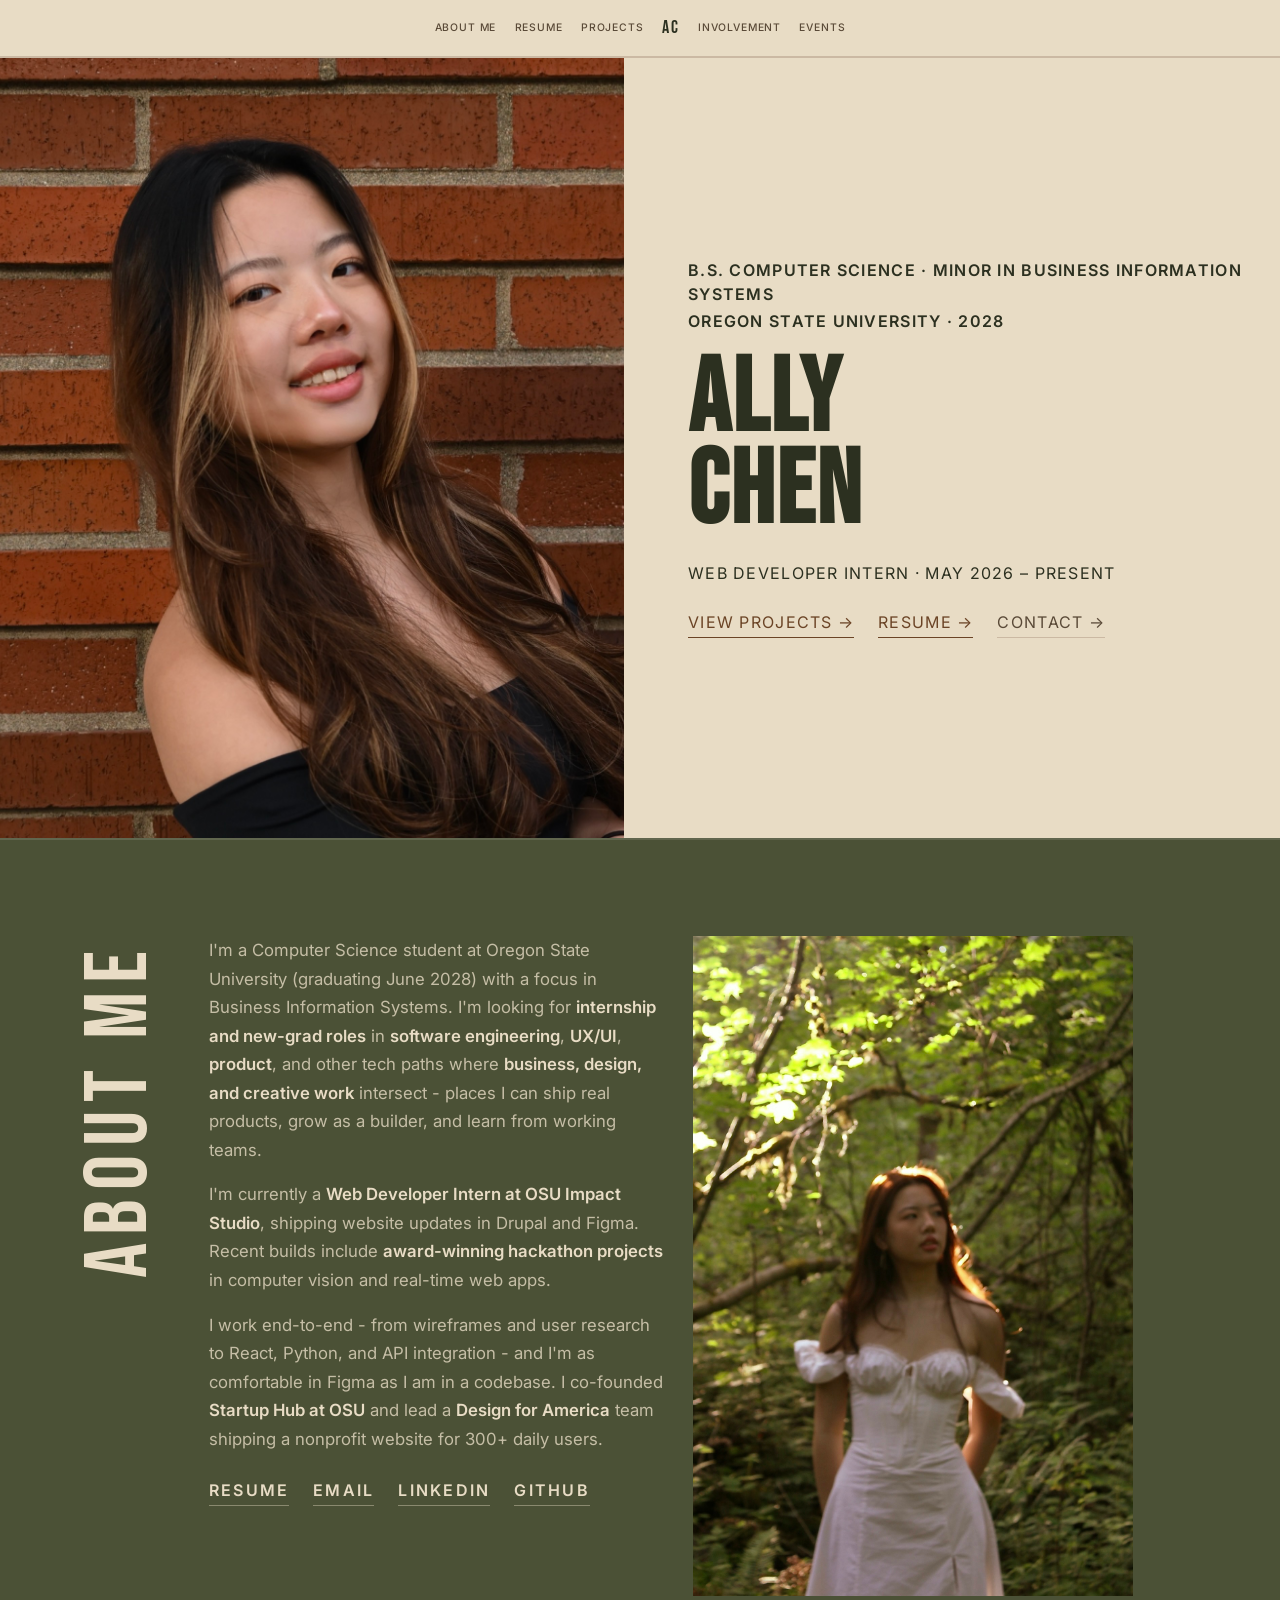
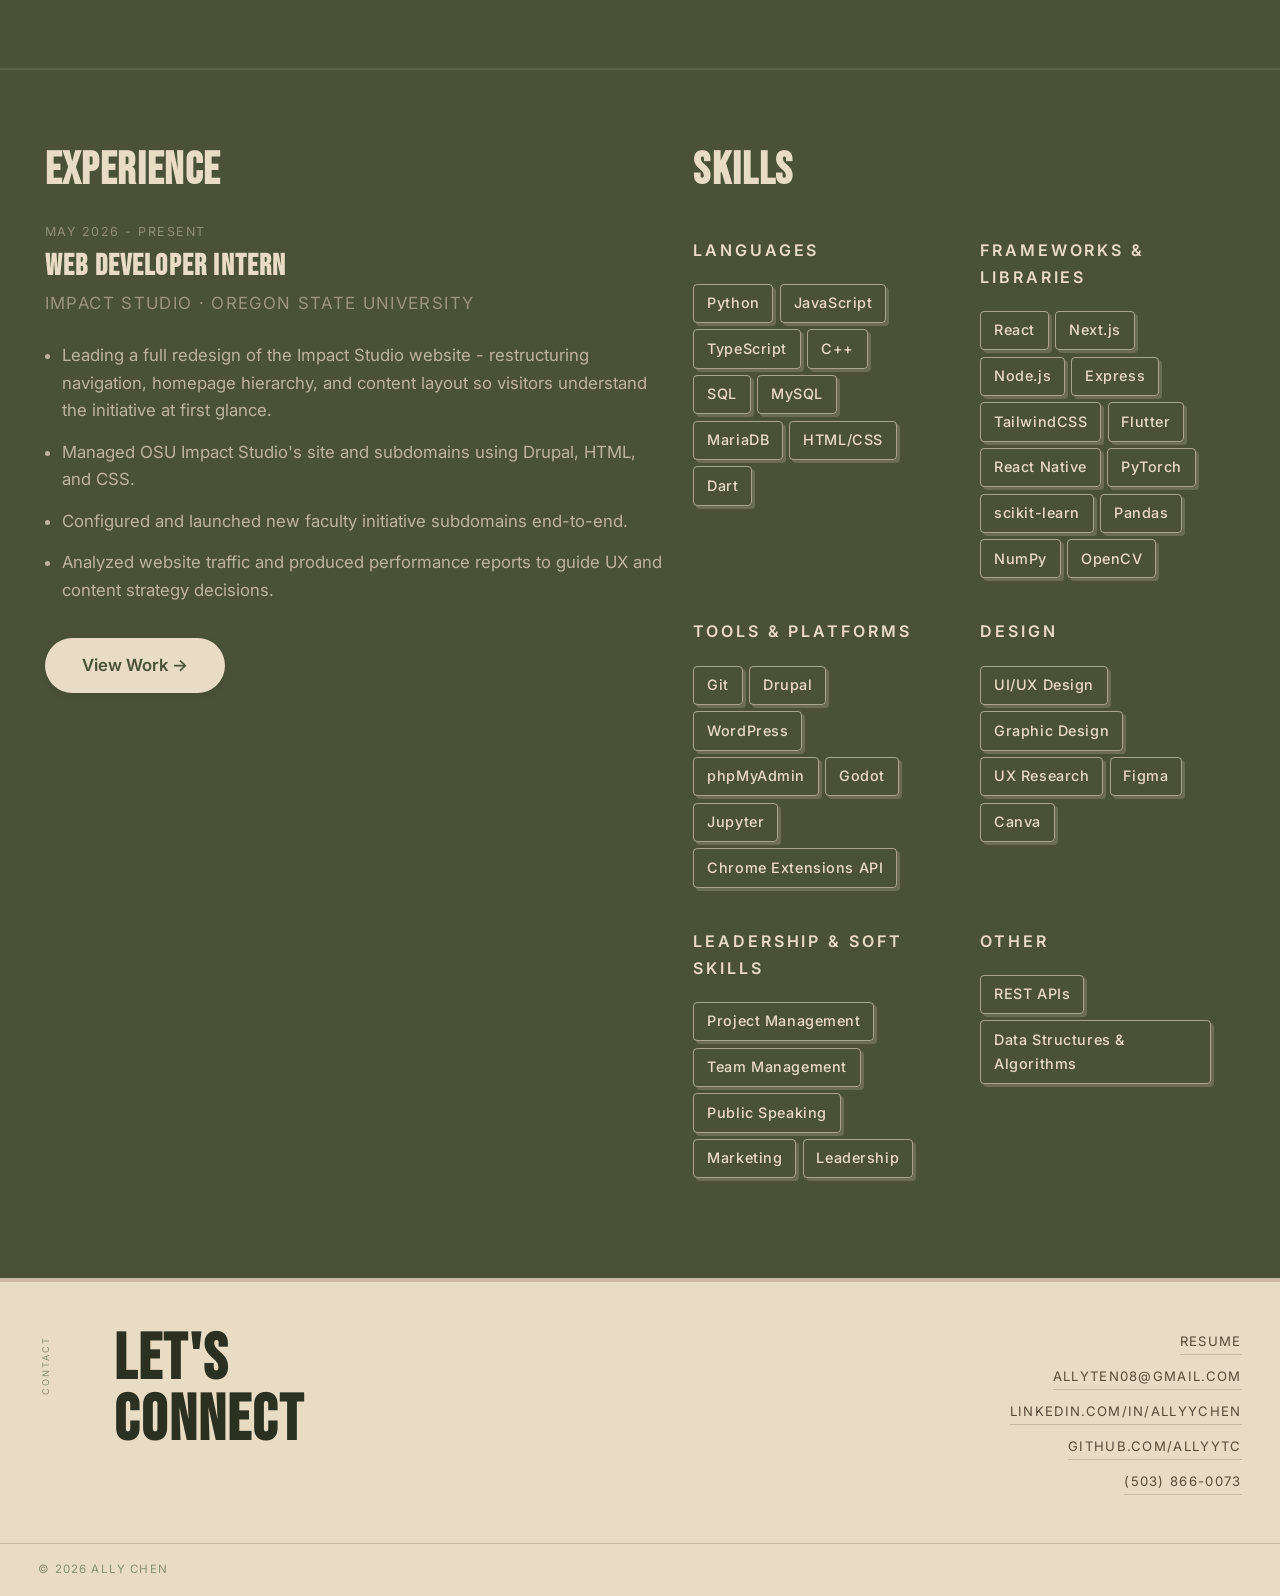
<file: index.html>
<!DOCTYPE html>
<html lang="en">
<head>
  <meta charset="UTF-8" />
  <meta name="viewport" content="width=device-width, initial-scale=1.0" />
  <title>Ally Chen</title>
  <link rel="preconnect" href="https://fonts.googleapis.com" />
  <link rel="preconnect" href="https://fonts.gstatic.com" crossorigin />
  <link href="https://fonts.googleapis.com/css2?family=Bebas+Neue&family=Inter:wght@300;400;500;600&display=swap" rel="stylesheet" />
  <link rel="stylesheet" href="style.css?v=20260627c" />
</head>
<body>

  <nav class="nav" id="nav" aria-label="Primary"></nav>
  <script src="nav.js?v=9"></script>

  <section class="hero" id="hero">
    <div class="hero-img-col">
      <img src="headshot.jpg" alt="Ally Chen" class="hero-headshot" />
    </div>
    <div class="hero-content">
      <div class="hero-eyebrow-group">
        <p class="hero-eyebrow">B.S. Computer Science &middot; Minor in Business Information Systems</p>
        <p class="hero-eyebrow">Oregon State University &middot; 2028</p>
      </div>
      <div class="hero-text">
        <h1 class="hero-name"><span class="hero-name-part">Ally</span><span class="hero-name-part">Chen</span></h1>
        <p class="hero-tagline">Web Developer Intern &middot; May 2026 &ndash; Present</p>
        <div class="hero-actions">
          <a href="projects.html" class="hero-arrow">View Projects &rarr;</a>
          <a href="allychen-resume2028-pm.pdf" class="hero-arrow" target="_blank" rel="noopener">Resume &rarr;</a>
          <a href="#contact" class="hero-arrow hero-arrow-ghost">Contact &rarr;</a>
        </div>
      </div>
    </div>
  </section>

  <section class="section section-olive" id="about">
    <div class="section-inner">
      <div class="about-education about-education--mobile">
        <span class="about-education-label">Education</span>
        <p class="about-degree">
          <span class="about-degree-line">B.S. Computer Science</span>
          <span class="about-degree-line about-degree-line--minor">Minor in Business Information Systems</span>
          <span class="about-degree-line">Oregon State University &middot; 2028</span>
        </p>
      </div>
      <div class="section-label-col">
        <span class="section-label">About Me</span>
      </div>
      <div class="section-body">
        <div class="about-text-col">
            <p>I'm a Computer Science student at Oregon State University (graduating June&nbsp;2028) with a focus in Business Information Systems. I'm looking for <strong>internship and new-grad roles</strong> in <strong>software engineering</strong>, <strong>UX/UI</strong>, <strong>product</strong>, and other tech paths where <strong>business, design, and creative work</strong> intersect - places I can ship real products, grow as a builder, and learn from working teams.</p>
            <p>I'm currently a <strong>Web Developer Intern at OSU Impact Studio</strong>, shipping website updates in Drupal and Figma. Recent builds include <strong>award-winning hackathon projects</strong> in computer vision and real-time web apps.</p>
            <p>I work end-to-end - from wireframes and user research to React, Python, and API integration - and I'm as comfortable in Figma as I am in a codebase. I co-founded <strong>Startup Hub at OSU</strong> and lead a <strong>Design for America</strong> team shipping a nonprofit website for 300+ daily users.</p>
            <div class="about-links">
              <a href="allychen-resume2028-pm.pdf" target="_blank" rel="noopener">Resume</a>
              <a href="mailto:allyten08@gmail.com">Email</a>
              <a href="https://linkedin.com/in/allyychen/" target="_blank" rel="noopener">LinkedIn</a>
              <a href="https://github.com/allyytc" target="_blank" rel="noopener">GitHub</a>
            </div>
        </div>
        <div class="about-img-col">
          <div class="about-headshot-wrap">
            <img src="about-photo.jpg" alt="Ally Chen" class="headshot" />
          </div>
        </div>
      </div>
    </div>
  </section>

  <section class="section section-dark" id="skills">
    <div class="section-inner">
      <div class="section-body">
        <div class="skills-exp-layout">
          <div class="exp-col" id="experience">
            <h2 class="display-heading dh-light">Experience</h2>
            <div class="exp-list exp-list-stack">

              <div class="exp-item">
                <div class="exp-meta"><span class="exp-date">May 2026 - Present</span></div>
                <div class="exp-content">
                  <h3>Web Developer Intern</h3>
                  <p class="exp-org">Impact Studio &middot; Oregon State University</p>
                  <ul>
                    <li>Leading a full redesign of the Impact Studio website - restructuring navigation, homepage hierarchy, and content layout so visitors understand the initiative at first glance.</li>
                    <li>Managed OSU Impact Studio's site and subdomains using Drupal, HTML, and CSS.</li>
                    <li>Configured and launched new faculty initiative subdomains end-to-end.</li>
                    <li>Analyzed website traffic and produced performance reports to guide UX and content strategy decisions.</li>
                  </ul>
                  <a href="projects.html#project-impact-studio" class="exp-work-link">View Work &rarr;</a>
                </div>
              </div>

            </div>
          </div>
          <div class="skills-col">
            <h2 class="display-heading dh-light">Skills</h2>
            <div class="skills-grid">
              <div class="skills-group">
                <h3>Languages</h3>
                <div class="skill-tags">
                  <span>Python</span><span>JavaScript</span><span>TypeScript</span><span>C++</span><span>SQL</span><span>MySQL</span><span>MariaDB</span><span>HTML/CSS</span><span>Dart</span>
                </div>
              </div>
              <div class="skills-group">
                <h3>Frameworks &amp; Libraries</h3>
                <div class="skill-tags">
                  <span>React</span><span>Next.js</span><span>Node.js</span><span>Express</span><span>TailwindCSS</span><span>Flutter</span><span>React Native</span><span>PyTorch</span><span>scikit-learn</span><span>Pandas</span><span>NumPy</span><span>OpenCV</span>
                </div>
              </div>
              <div class="skills-group">
                <h3>Tools &amp; Platforms</h3>
                <div class="skill-tags">
                  <span>Git</span><span>Drupal</span><span>WordPress</span><span>phpMyAdmin</span><span>Godot</span><span>Jupyter</span><span>Chrome Extensions API</span>
                </div>
              </div>
              <div class="skills-group">
                <h3>Design</h3>
                <div class="skill-tags">
                  <span>UI/UX Design</span><span>Graphic Design</span><span>UX Research</span><span>Figma</span><span>Canva</span>
                </div>
              </div>
              <div class="skills-group">
                <h3>Leadership &amp; Soft Skills</h3>
                <div class="skill-tags">
                  <span>Project Management</span><span>Team Management</span><span>Public Speaking</span><span>Marketing</span><span>Leadership</span>
                </div>
              </div>
              <div class="skills-group">
                <h3>Other</h3>
                <div class="skill-tags">
                  <span>REST APIs</span><span>Data Structures &amp; Algorithms</span>
                </div>
              </div>
            </div>
          </div>
        </div>
      </div>
    </div>
  </section>


  <section class="section section-contact" id="contact">
    <div class="section-inner">
      <div class="section-label-col">
        <span class="section-label">Contact</span>
      </div>
      <div class="section-body contact-body">
        <h2 class="display-heading">Let's<br/>Connect</h2>
        <div class="contact-links">
          <a href="allychen-resume2028-pm.pdf" class="contact-link" target="_blank" rel="noopener">Resume</a>
          <a href="mailto:allyten08@gmail.com" class="contact-link">allyten08@gmail.com</a>
          <a href="https://linkedin.com/in/allyychen/" target="_blank" rel="noopener" class="contact-link">linkedin.com/in/allyychen</a>
          <a href="https://github.com/allyytc" target="_blank" rel="noopener" class="contact-link">github.com/allyytc</a>
          <a href="tel:5038660073" class="contact-link">(503) 866-0073</a>
        </div>
      </div>
    </div>
    <div class="contact-footer-bar">
      <p>&copy; 2026 Ally Chen</p>
    </div>
  </section>


  <script src="script.js"></script>
</body>
</html>
</file>
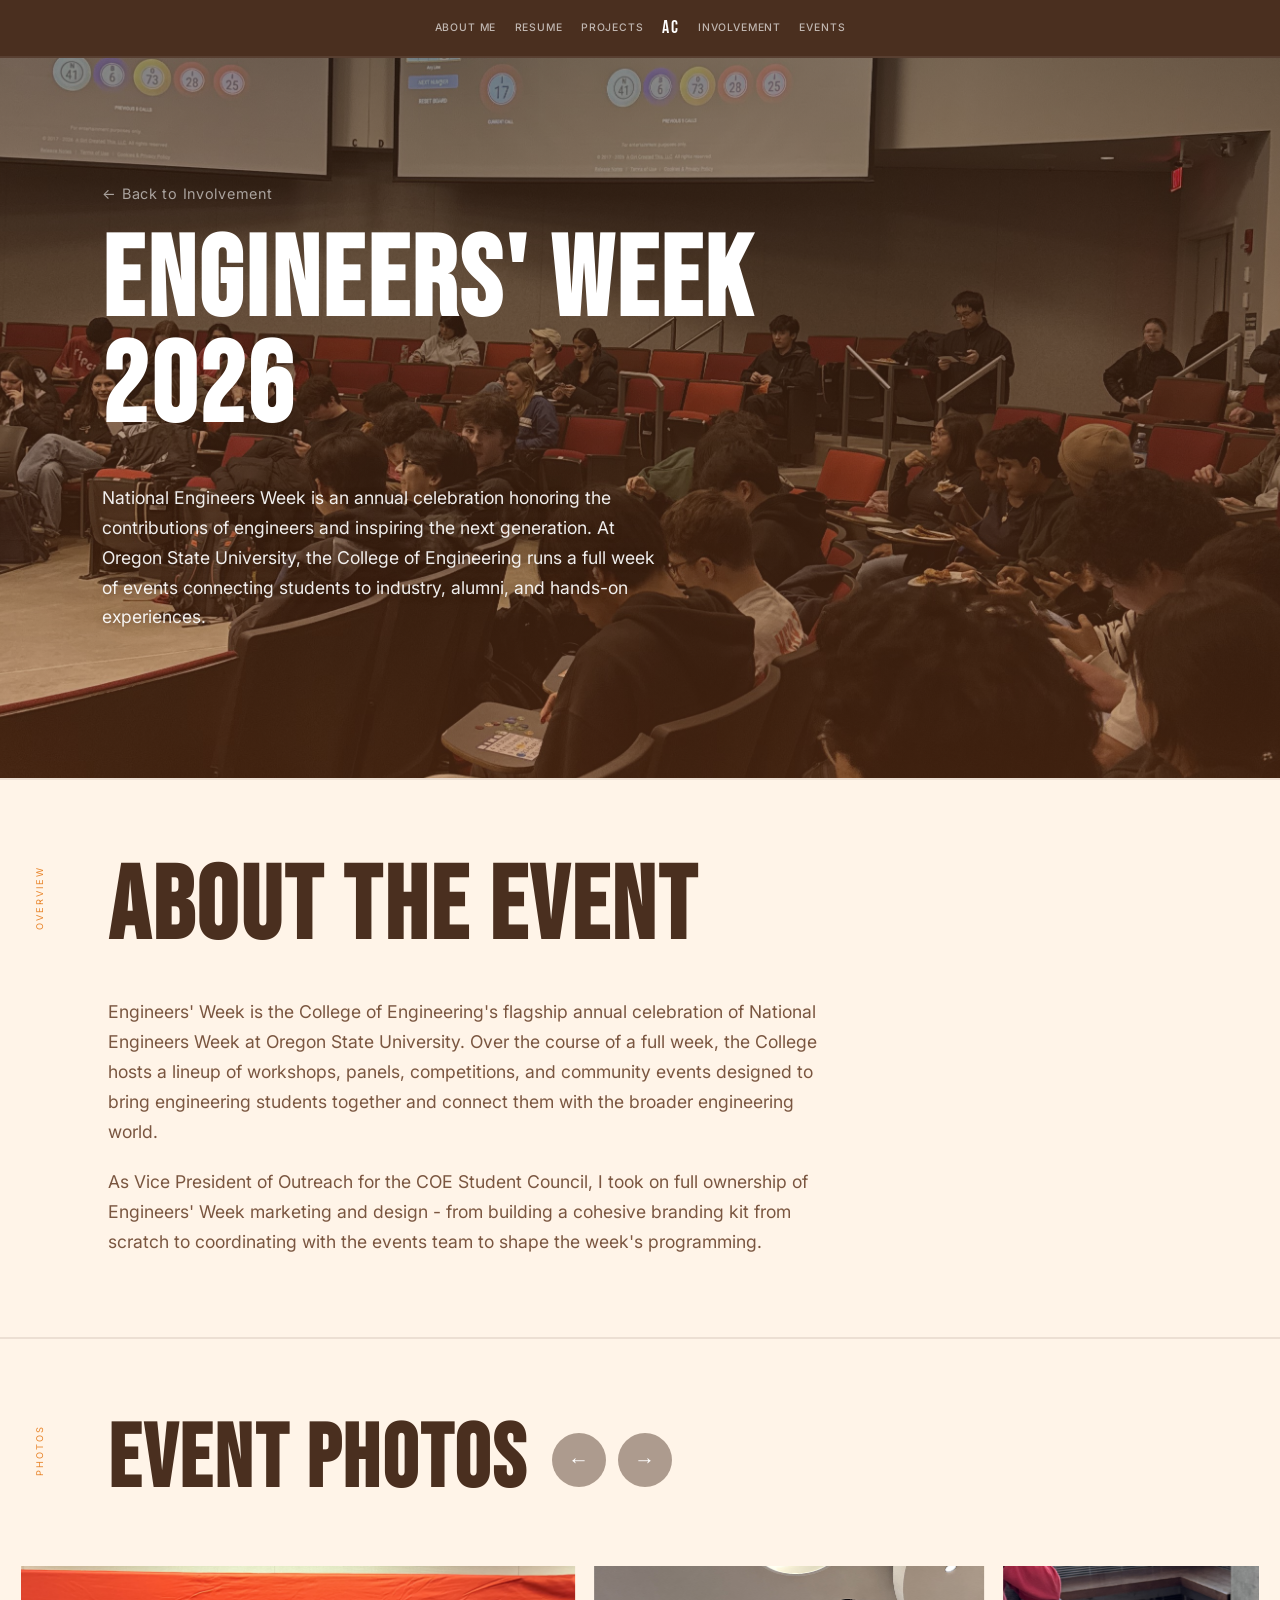
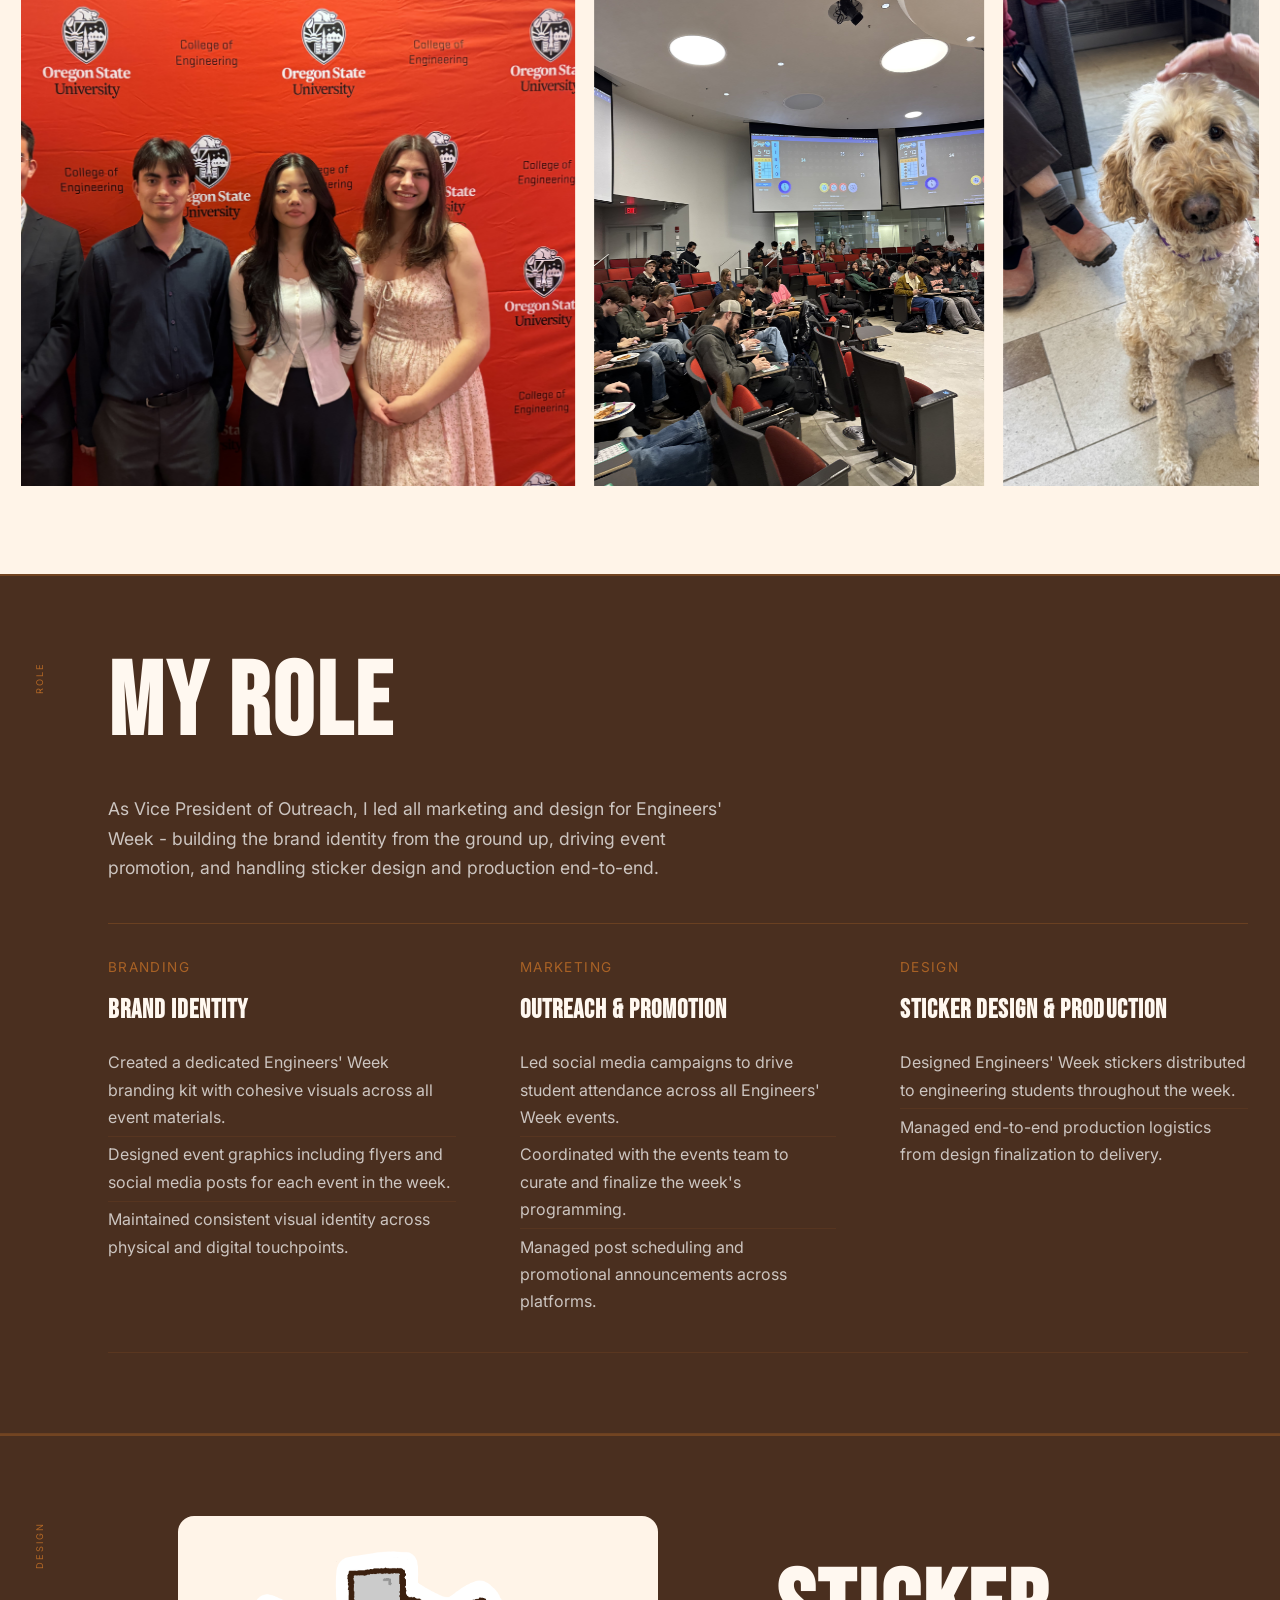
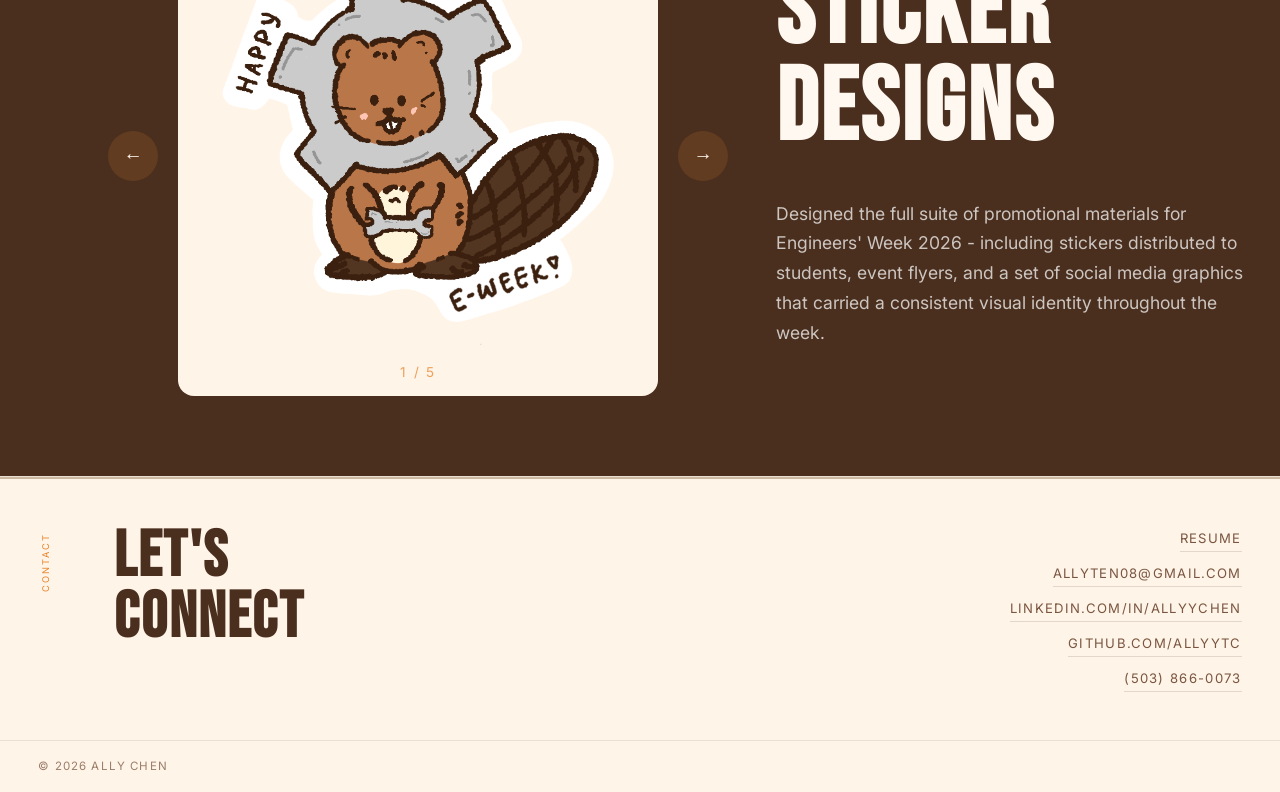
<file: eweek.html>
<!DOCTYPE html>
<html lang="en">
<head>
  <meta charset="UTF-8" />
  <meta name="viewport" content="width=device-width, initial-scale=1.0" />
  <title>Engineers' Week 2026 - Ally Chen</title>
  <link rel="preconnect" href="https://fonts.googleapis.com" />
  <link rel="preconnect" href="https://fonts.gstatic.com" crossorigin />
  <link href="https://fonts.googleapis.com/css2?family=Bebas+Neue&family=Inter:wght@300;400;500;600&display=swap" rel="stylesheet" />
  <link rel="stylesheet" href="style.css?v=20260624k" />
  <style>
    /* Engineers' Week 2026 - warm light orange theme */
    :root {
      --ew-dark: #4a2f1f;
      --ew-alt: #fff4e8;
      --ew-accent: #e8842a;
      --ew-accent-soft: rgba(232, 132, 42, 0.65);
      --ew-text-muted: #7a5640;
      --ew-heading-light: #fff8f0;
    }
    body { background: var(--ew-dark); overflow-x: hidden; }
    .nav {
      --nav-bg: var(--ew-dark);
      --nav-border: rgba(255,255,255,0.08);
      --nav-link: rgba(255,255,255,0.65);
      --nav-link-hover: #ffffff;
      --nav-home: #ffffff;
      --nav-dropdown-bg: var(--ew-dark);
      --nav-dropdown-border: rgba(232, 132, 42, 0.25);
      --nav-dropdown-link: rgba(255,255,255,0.65);
      --nav-dropdown-link-hover: #ffffff;
      --nav-dropdown-link-hover-bg: rgba(232, 132, 42, 0.15);
      --nav-dropdown-label: var(--ew-accent-soft);
      --nav-mobile-bg: var(--ew-dark);
      --nav-mobile-border: rgba(232, 132, 42, 0.25);
      --nav-mobile-link: rgba(255,255,255,0.65);
      --nav-mobile-link-hover: #ffffff;
      --nav-mobile-submenu-border: rgba(232, 132, 42, 0.25);
      --nav-mobile-label: var(--ew-accent-soft);
      --nav-toggle-bar: #ffffff;
    }
    .ew-dark { background: var(--ew-dark); }
    .ew-alt  { background: var(--ew-alt); }
    .ew-dark .display-heading { color: var(--ew-heading-light); }
    .ew-alt  .display-heading { color: var(--ew-dark); }
    .ew-dark .section-label { color: var(--ew-accent-soft); }
    .ew-alt  .section-label { color: var(--ew-accent); }
    .ew-dark .section-inner { border-top-color: rgba(232, 132, 42, 0.25); }
    .ew-alt  .section-inner { border-top-color: rgba(74, 47, 31, 0.1); }
  </style>
</head>
<body class="event-page">

  <nav class="nav" id="nav" aria-label="Primary"></nav>
  <script src="nav.js?v=9"></script>

  <!-- Hero -->
  <section class="section ew-dark" style="min-height: 80vh; display: flex; align-items: center; background-image: linear-gradient(rgba(58, 34, 20, 0.52), rgba(140, 72, 32, 0.44)), url('eweek/IMG_8414.jpg'); background-size: 115%; background-position: 20% 55%;">
    <div class="section-inner event-hero-inner" style="border-top: none; width: 100%; max-width: 100%; margin: 0; padding-top: 7rem; padding-left: clamp(2rem, 8%, 10rem); padding-bottom: 5rem;">
      <div class="section-body">
        <a href="involvement.html#events" style="display:inline-block; margin-bottom:1.5rem; font-size:0.9rem; color:rgba(255,255,255,0.58); text-decoration:none; letter-spacing:0.05em;">&larr; Back to Involvement</a>
        <h1 class="display-heading dh-light" style="font-size: clamp(4rem, 9vw, 7rem); color: #ffffff;">Engineers' Week<br/>2026</h1>
        <p style="color: rgba(255,255,255,0.92); max-width: 560px; margin-top: 1rem; font-size: 1.1rem; line-height: 1.7; text-shadow: 0 1px 8px rgba(58, 34, 20, 0.45);">National Engineers Week is an annual celebration honoring the contributions of engineers and inspiring the next generation. At Oregon State University, the College of Engineering runs a full week of events connecting students to industry, alumni, and hands-on experiences.</p>
      </div>
    </div>
  </section>

  <!-- Overview -->
  <section class="section ew-alt">
    <div class="section-inner" style="max-width: 1400px;">
      <div class="section-label-col">
        <span class="section-label">Overview</span>
      </div>
      <div class="section-body">
        <h2 class="display-heading" style="font-size: clamp(3.5rem, 8vw, 6.5rem);">About the Event</h2>
        <p style="max-width: 720px; margin: 1rem 0 1.25rem; line-height: 1.7; font-size: 1.1rem; color: var(--ew-text-muted);">Engineers' Week is the College of Engineering's flagship annual celebration of National Engineers Week at Oregon State University. Over the course of a full week, the College hosts a lineup of workshops, panels, competitions, and community events designed to bring engineering students together and connect them with the broader engineering world.</p>
        <p style="max-width: 720px; line-height: 1.7; font-size: 1.1rem; color: var(--ew-text-muted);">As Vice President of Outreach for the COE Student Council, I took on full ownership of Engineers' Week marketing and design - from building a cohesive branding kit from scratch to coordinating with the events team to shape the week's programming.</p>
      </div>
    </div>
  </section>

  <!-- Photo Gallery -->
  <section class="section ew-alt" style="padding-bottom: 5rem;">
    <div class="section-inner" style="max-width: 1400px; padding-bottom: 1.5rem;">
      <div class="section-label-col">
        <span class="section-label">Photos</span>
      </div>
      <div class="section-body">
        <div class="ew-event-header">
          <h2 class="display-heading">Event Photos</h2>
          <div class="ew-event-header-arrows">
            <button class="ew-carousel-arrow ew-carousel-arrow--prev" id="ewPrev" aria-label="Previous photos">&#8592;</button>
            <button class="ew-carousel-arrow ew-carousel-arrow--next" id="ewNext" aria-label="Next photos">&#8594;</button>
          </div>
        </div>
      </div>
    </div>
    <style>
      .ew-event-header {
        display: flex;
        align-items: center;
        justify-content: flex-start;
        flex-wrap: wrap;
        gap: 1.5rem;
        margin-bottom: 2.5rem;
      }
      .ew-event-header .display-heading { margin-bottom: 0; }
      .ew-event-header-arrows { display: flex; gap: 0.75rem; }
      .ew-event-header-arrows .ew-carousel-arrow { position: static; transform: none; }
      .ew-carousel {
        position: relative;
        max-width: 98vw;
        margin: 0 auto;
        padding: 0 0.5rem;
      }
      .ew-carousel-viewport { overflow: hidden; }
      .ew-carousel-track { display: flex; will-change: transform; }
      .ew-carousel-slide {
        flex: 0 0 auto;
        box-sizing: border-box;
        padding: 0 0.6rem;
        overflow: visible;
      }
      .ew-carousel-slide-inner {
        overflow: hidden;
        display: inline-block;
        height: 520px;
      }
      .ew-carousel-slide img {
        height: 520px;
        width: auto;
        border-radius: 0;
        display: block;
        background: #fde8d3;
      }
      .ew-carousel-arrow {
        position: absolute;
        top: 50%;
        transform: translateY(-50%);
        width: 54px;
        height: 54px;
        border-radius: 50%;
        border: none;
        background: rgba(74, 47, 31, 0.45);
        color: #fff;
        font-size: 1.3rem;
        display: flex;
        align-items: center;
        justify-content: center;
        cursor: pointer;
        z-index: 2;
        transition: background 0.2s;
      }
      .ew-carousel-arrow:hover { background: rgba(232, 132, 42, 0.75); }
      .ew-carousel-arrow--prev { left: 0; }
      .ew-carousel-arrow--next { right: 0; }
      @media (max-width: 1024px) {
        .ew-carousel-slide-inner,
        .ew-carousel-slide img { height: 420px; }
      }
      @media (max-width: 640px) {
        .ew-carousel-slide-inner,
        .ew-carousel-slide img { height: 280px; }
      }
    </style>
    <div class="ew-carousel" id="ewCarousel">
      <div class="ew-carousel-viewport">
        <div class="ew-carousel-track"></div>
      </div>
    </div>
    <script>
      (function() {
        function initEwCarousel(root, photos, opts) {
          opts = opts || {};
          var secondsPerPhoto = opts.secondsPerPhoto || 6;
          var alt = opts.alt || 'Photo';
          var N = photos.length;
          var rendered = photos.concat(photos);
          var viewport = root.querySelector('.ew-carousel-viewport');
          var track = root.querySelector('.ew-carousel-track');
          var prevBtn = opts.prevBtn || root.querySelector('.ew-carousel-arrow--prev');
          var nextBtn = opts.nextBtn || root.querySelector('.ew-carousel-arrow--next');
          rendered.forEach(function(src) {
            var slide = document.createElement('div');
            slide.className = 'ew-carousel-slide';
            var inner = document.createElement('div');
            inner.className = 'ew-carousel-slide-inner';
            var img = document.createElement('img');
            img.src = src; img.alt = alt; img.loading = 'lazy';
            inner.appendChild(img);
            slide.appendChild(inner);
            track.appendChild(slide);
          });
          var widths = [], cumulative = [0], singleSetWidth = 0, speed = 0;
          var offset = 0, hovering = false, jumping = false, paused = false, lastTime = null;
          function updatePaused() { paused = hovering || jumping; }
          function measure() {
            widths = []; cumulative = [0];
            for (var i = 0; i < N; i++) {
              var w = track.children[i].getBoundingClientRect().width;
              widths.push(w); cumulative.push(cumulative[i] + w);
            }
            singleSetWidth = cumulative[N];
            speed = singleSetWidth / (N * secondsPerPhoto * 1000);
          }
          function setTransform() { track.style.transform = 'translateX(' + offset + 'px)'; }
          function applyTransform(t) {
            track.style.transition = t ? 'transform 0.4s ease' : 'none';
            setTransform();
            if (!t) track.getBoundingClientRect();
          }
          function settle() {
            jumping = false; updatePaused();
            if (offset <= -singleSetWidth) offset += singleSetWidth;
            if (offset > 0) offset -= singleSetWidth;
            applyTransform(false);
          }
          function currentIndex() {
            var pos = ((-offset) % singleSetWidth + singleSetWidth) % singleSetWidth;
            for (var i = 0; i < N; i++) { if (pos < cumulative[i+1] - 0.5) return i; }
            return 0;
          }
          function nudge(dir) {
            jumping = true; updatePaused();
            var i = currentIndex();
            if (dir > 0) { offset -= widths[i]; } else { offset += widths[(i-1+N)%N]; }
            applyTransform(true);
            setTimeout(settle, 420);
          }
          function tick(now) {
            if (lastTime === null) lastTime = now;
            var dt = now - lastTime; lastTime = now;
            if (!paused) {
              offset -= speed * dt;
              if (offset <= -singleSetWidth) offset += singleSetWidth;
              setTransform();
            }
            requestAnimationFrame(tick);
          }
          prevBtn.addEventListener('click', function() { nudge(-1); });
          nextBtn.addEventListener('click', function() { nudge(1); });
          [viewport, prevBtn, nextBtn].forEach(function(el) {
            el.addEventListener('mouseenter', function() { hovering = true; updatePaused(); });
            el.addEventListener('mouseleave', function() { hovering = false; updatePaused(); });
          });
          window.addEventListener('resize', function() {
            var old = singleSetWidth; measure();
            if (old) offset = offset * (singleSetWidth / old);
            applyTransform(false);
          });
          var imgs = track.querySelectorAll('img');
          var loaded = 0;
          function onImgLoad() {
            loaded++;
            if (loaded === imgs.length) { measure(); applyTransform(false); }
          }
          imgs.forEach(function(img) {
            if (img.complete) { onImgLoad(); } else { img.addEventListener('load', onImgLoad); }
          });
          measure(); applyTransform(false); requestAnimationFrame(tick);
        }

        var photos = [
          'eweek/IMG_8733.jpg',
          'eweek/IMG_8413.jpg',
          'eweek/IMG_8479.jpg',
          'eweek/IMG_8408.jpg',
          'eweek/IMG_8526.jpg',
          'eweek/IMG_8728.jpg',
          'eweek/IMG_8414.jpg',
          'eweek/IMG_8491.jpg',
          'eweek/IMG_8406.jpg',
          'eweek/IMG_8432.jpg',
          'eweek/IMG_8412.jpg',
          'eweek/IMG_8486.jpg'
        ];

        initEwCarousel(document.getElementById('ewCarousel'), photos, {
          alt: 'Engineers\' Week 2026 event photo',
          prevBtn: document.getElementById('ewPrev'),
          nextBtn: document.getElementById('ewNext')
        });
      })();
    </script>
  </section>

  <!-- My Role -->
  <section class="section ew-dark">
    <div class="section-inner" style="max-width: 1400px;">
      <div class="section-label-col">
        <span class="section-label">Role</span>
      </div>
      <div class="section-body">
        <h2 class="display-heading" style="font-size: clamp(3.5rem, 8vw, 6.5rem);">My Role</h2>
        <p style="max-width: 620px; margin: 1rem 0 2.5rem; color: rgba(255,255,255,0.72); line-height: 1.7; font-size: 1.1rem;">As Vice President of Outreach, I led all marketing and design for Engineers' Week - building the brand identity from the ground up, driving event promotion, and handling sticker design and production end-to-end.</p>
        <div class="event-role-grid" style="display: grid; grid-template-columns: repeat(auto-fit, minmax(260px, 1fr)); gap: 0; border-top: 1px solid rgba(232, 132, 42,0.2);">
          <div style="padding: 2rem 2rem 2rem 0; border-bottom: 1px solid rgba(232, 132, 42,0.1);">
            <div style="font-size: 0.85rem; color: rgba(232, 132, 42,0.6); letter-spacing: 0.1em; text-transform: uppercase; margin-bottom: 0.6rem;">Branding</div>
            <h3 style="font-family: var(--font-display); font-size: 1.6rem; color: var(--ew-heading-light); margin-bottom: 0.75rem; letter-spacing: 0.04em;">Brand Identity</h3>
            <ul style="list-style: none; padding: 0; margin: 0; color: rgba(255,255,255,0.72); line-height: 1.7; font-size: 1.0rem;">
              <li style="padding: 0.3rem 0; border-bottom: 1px solid rgba(232, 132, 42,0.08);">Created a dedicated Engineers' Week branding kit with cohesive visuals across all event materials.</li>
              <li style="padding: 0.3rem 0; border-bottom: 1px solid rgba(232, 132, 42,0.08);">Designed event graphics including flyers and social media posts for each event in the week.</li>
              <li style="padding: 0.3rem 0;">Maintained consistent visual identity across physical and digital touchpoints.</li>
            </ul>
          </div>
          <div style="padding: 2rem; border-bottom: 1px solid rgba(232, 132, 42,0.1);">
            <div style="font-size: 0.85rem; color: rgba(232, 132, 42,0.6); letter-spacing: 0.1em; text-transform: uppercase; margin-bottom: 0.6rem;">Marketing</div>
            <h3 style="font-family: var(--font-display); font-size: 1.6rem; color: var(--ew-heading-light); margin-bottom: 0.75rem; letter-spacing: 0.04em;">Outreach &amp; Promotion</h3>
            <ul style="list-style: none; padding: 0; margin: 0; color: rgba(255,255,255,0.72); line-height: 1.7; font-size: 1.0rem;">
              <li style="padding: 0.3rem 0; border-bottom: 1px solid rgba(232, 132, 42,0.08);">Led social media campaigns to drive student attendance across all Engineers' Week events.</li>
              <li style="padding: 0.3rem 0; border-bottom: 1px solid rgba(232, 132, 42,0.08);">Coordinated with the events team to curate and finalize the week's programming.</li>
              <li style="padding: 0.3rem 0;">Managed post scheduling and promotional announcements across platforms.</li>
            </ul>
          </div>
          <div style="padding: 2rem 0 2rem 2rem; border-bottom: 1px solid rgba(232, 132, 42,0.1);">
            <div style="font-size: 0.85rem; color: rgba(232, 132, 42,0.6); letter-spacing: 0.1em; text-transform: uppercase; margin-bottom: 0.6rem;">Design</div>
            <h3 style="font-family: var(--font-display); font-size: 1.6rem; color: var(--ew-heading-light); margin-bottom: 0.75rem; letter-spacing: 0.04em;">Sticker Design &amp; Production</h3>
            <ul style="list-style: none; padding: 0; margin: 0; color: rgba(255,255,255,0.72); line-height: 1.7; font-size: 1.0rem;">
              <li style="padding: 0.3rem 0; border-bottom: 1px solid rgba(232, 132, 42,0.08);">Designed Engineers' Week stickers distributed to engineering students throughout the week.</li>
              <li style="padding: 0.3rem 0;">Managed end-to-end production logistics from design finalization to delivery.</li>
            </ul>
          </div>
        </div>
      </div>
    </div>
  </section>

  <!-- Sticker / Design Section -->
  <section class="section ew-dark" style="border-top: 1px solid rgba(232, 132, 42,0.2);">
    <div class="section-inner" style="max-width: 1400px;">
      <div class="section-label-col">
        <span class="section-label">Design</span>
      </div>
      <div class="section-body">
        <div class="event-sticker-layout" style="display: flex; align-items: center; gap: 3rem; flex-wrap: wrap;">
          <!-- Design carousel -->
          <div class="event-sticker-panel" style="display: flex; align-items: center; gap: 1.25rem; flex-shrink: 0;">
            <button onclick="ewDesignCarousel(-1)" aria-label="Previous design" style="flex-shrink:0; background: rgba(232, 132, 42, 0.15); border: none; border-radius: 50%; width: 50px; height: 50px; display: flex; align-items: center; justify-content: center; cursor: pointer; color: var(--ew-heading-light); font-size: 1.2rem; transition: background 0.2s;" onmouseover="this.style.background='rgba(232, 132, 42, 0.3)'" onmouseout="this.style.background='rgba(232, 132, 42, 0.15)'">&#8592;</button>
            <div class="event-sticker-card" style="width: 480px; height: 480px; background: var(--ew-alt); border-radius: 1rem; padding: 0.75rem; display: flex; flex-direction: column; align-items: center; justify-content: center;">
              <div style="display: flex; align-items: center; justify-content: center; flex: 1; width: 100%; min-height: 0; overflow: hidden;">
                <img id="ewDesignImg" src="eweek-stickers/E-week_Gear_Beaver.png" alt="Engineers' Week sticker design" style="width: 100%; height: 100%; object-fit: contain; display: block; transition: opacity 0.2s;" />
              </div>
              <div style="margin-top: 1rem; font-size: 0.85rem; letter-spacing: 0.12em; text-transform: uppercase; color: var(--ew-accent); opacity: 0.75;">
                <span id="ewDesignCurrent">1</span> / <span id="ewDesignTotal">5</span>
              </div>
            </div>
            <button onclick="ewDesignCarousel(1)" aria-label="Next design" style="flex-shrink:0; background: rgba(232, 132, 42, 0.15); border: none; border-radius: 50%; width: 50px; height: 50px; display: flex; align-items: center; justify-content: center; cursor: pointer; color: var(--ew-heading-light); font-size: 1.2rem; transition: background 0.2s;" onmouseover="this.style.background='rgba(232, 132, 42, 0.3)'" onmouseout="this.style.background='rgba(232, 132, 42, 0.15)'">&#8594;</button>
          </div>
          <div style="flex: 1; min-width: 260px;">
            <h2 class="display-heading" style="font-size: clamp(3.5rem, 8vw, 6.5rem);">Sticker Designs</h2>
            <p style="margin-top: 0.75rem; color: rgba(255,255,255,0.72); font-size: 1.1rem; line-height: 1.7;">Designed the full suite of promotional materials for Engineers' Week 2026 - including stickers distributed to students, event flyers, and a set of social media graphics that carried a consistent visual identity throughout the week.</p>
          </div>
        </div>
        <script>
          (function() {
            var designs = [
              { src: 'eweek-stickers/E-week_Gear_Beaver.png',     label: 'Gear Beaver Sticker' },
              { src: 'eweek-stickers/E-week_OSU.png',             label: 'OSU Sticker' },
              { src: 'eweek-stickers/E-week_Post_Stamp.png',      label: 'Post Stamp Sticker' },
              { src: 'eweek-stickers/E-week_Sleeping_Beaver.png', label: 'Sleeping Beaver Sticker' },
              { src: 'eweek-stickers/E-week_Wrench.png',          label: 'Wrench Sticker' }
            ];
            var idx = 0;
            var img = document.getElementById('ewDesignImg');
            var cur = document.getElementById('ewDesignCurrent');
            window.ewDesignCarousel = function(dir) {
              idx = (idx + dir + designs.length) % designs.length;
              img.style.opacity = '0';
              setTimeout(function() {
                img.src = designs[idx].src;
                img.alt = 'Engineers\' Week ' + designs[idx].label;
                img.style.opacity = '1';
                cur.textContent = idx + 1;
              }, 180);
            };
          })();
        </script>
      </div>
    </div>
  </section>

  <section class="section section-contact section-contact--eweek" id="contact">
    <div class="section-inner">
      <div class="section-label-col">
        <span class="section-label">Contact</span>
      </div>
      <div class="section-body contact-body">
        <h2 class="display-heading">Let's<br/>Connect</h2>
        <div class="contact-links">
          <a href="allychen-resume2028-pm.pdf" class="contact-link" target="_blank" rel="noopener">Resume</a>
          <a href="mailto:allyten08@gmail.com" class="contact-link">allyten08@gmail.com</a>
          <a href="https://linkedin.com/in/allyychen/" target="_blank" rel="noopener" class="contact-link">linkedin.com/in/allyychen</a>
          <a href="https://github.com/allyytc" target="_blank" rel="noopener" class="contact-link">github.com/allyytc</a>
          <a href="tel:5038660073" class="contact-link">(503) 866-0073</a>
        </div>
      </div>
    </div>
    <div class="contact-footer-bar">
      <p>&copy; 2026 Ally Chen</p>
    </div>
  </section>

  <script src="script.js"></script>
</body>
</html>
</file>
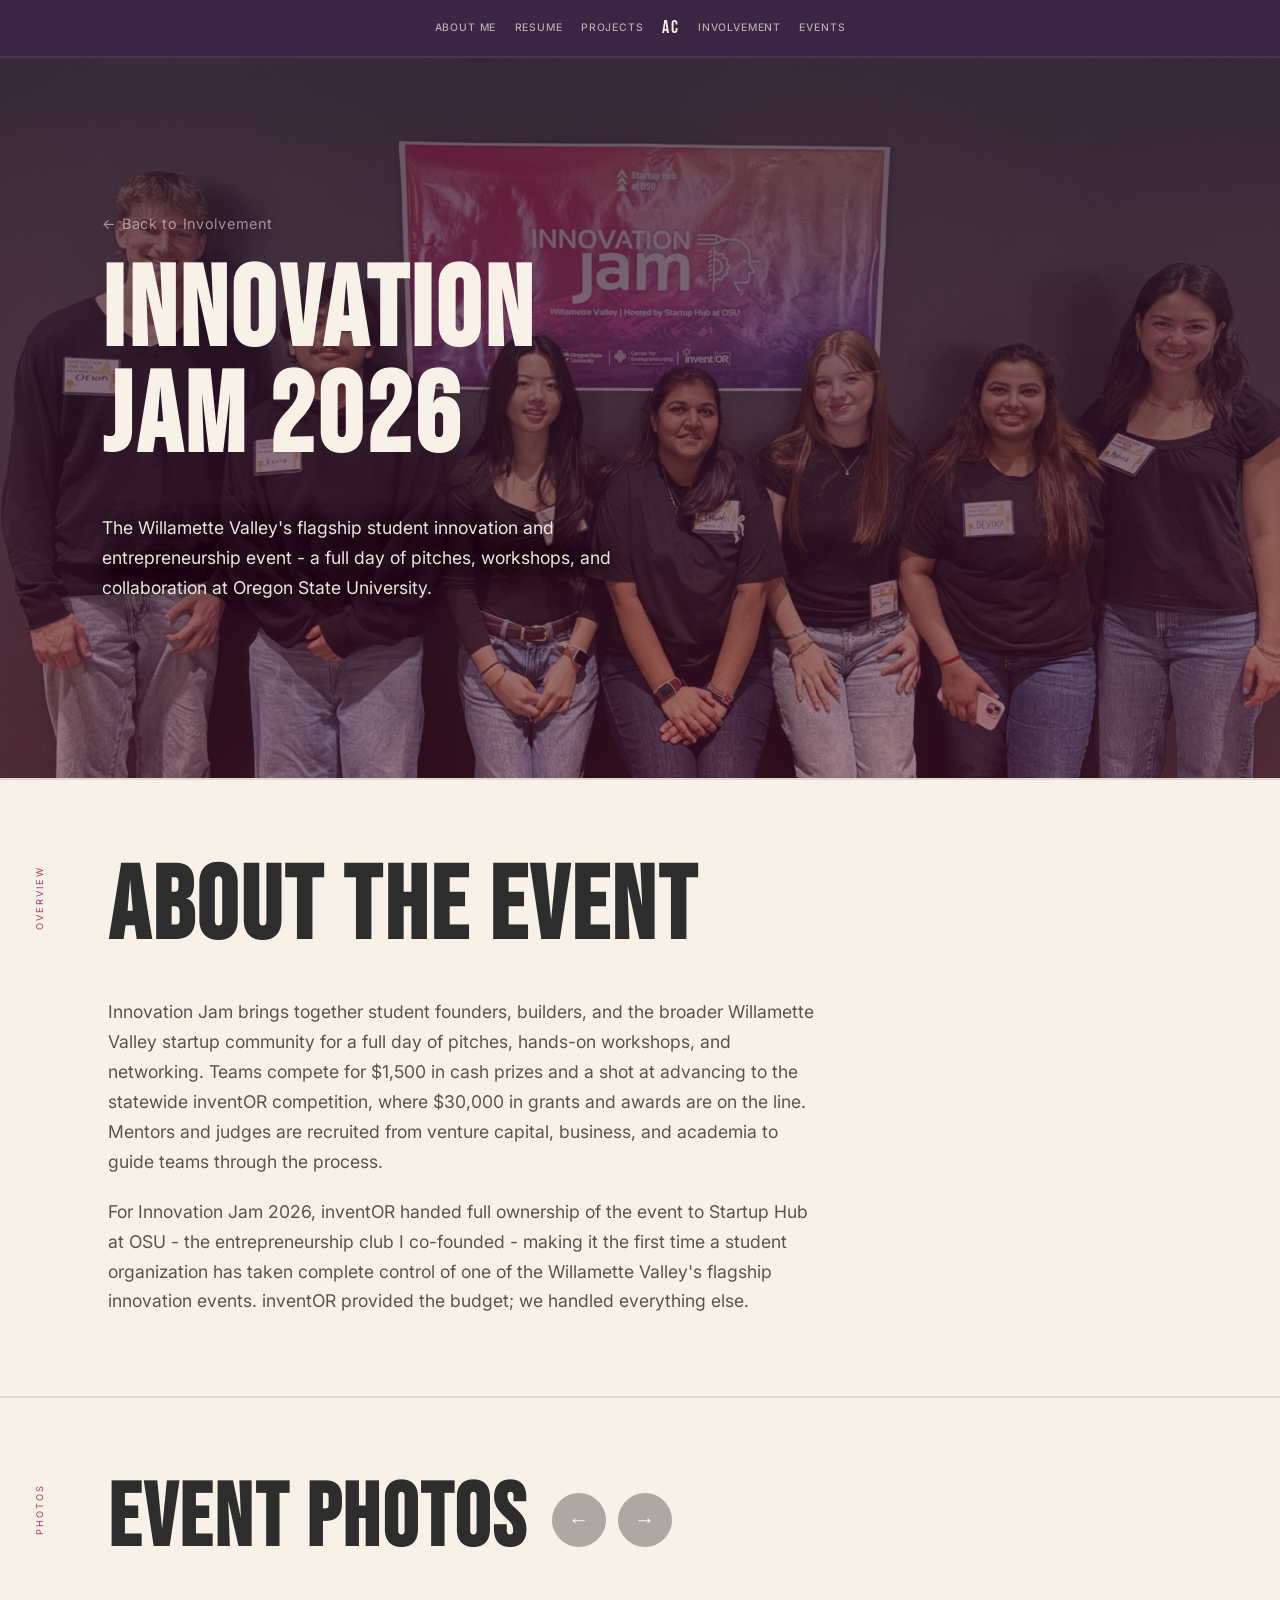
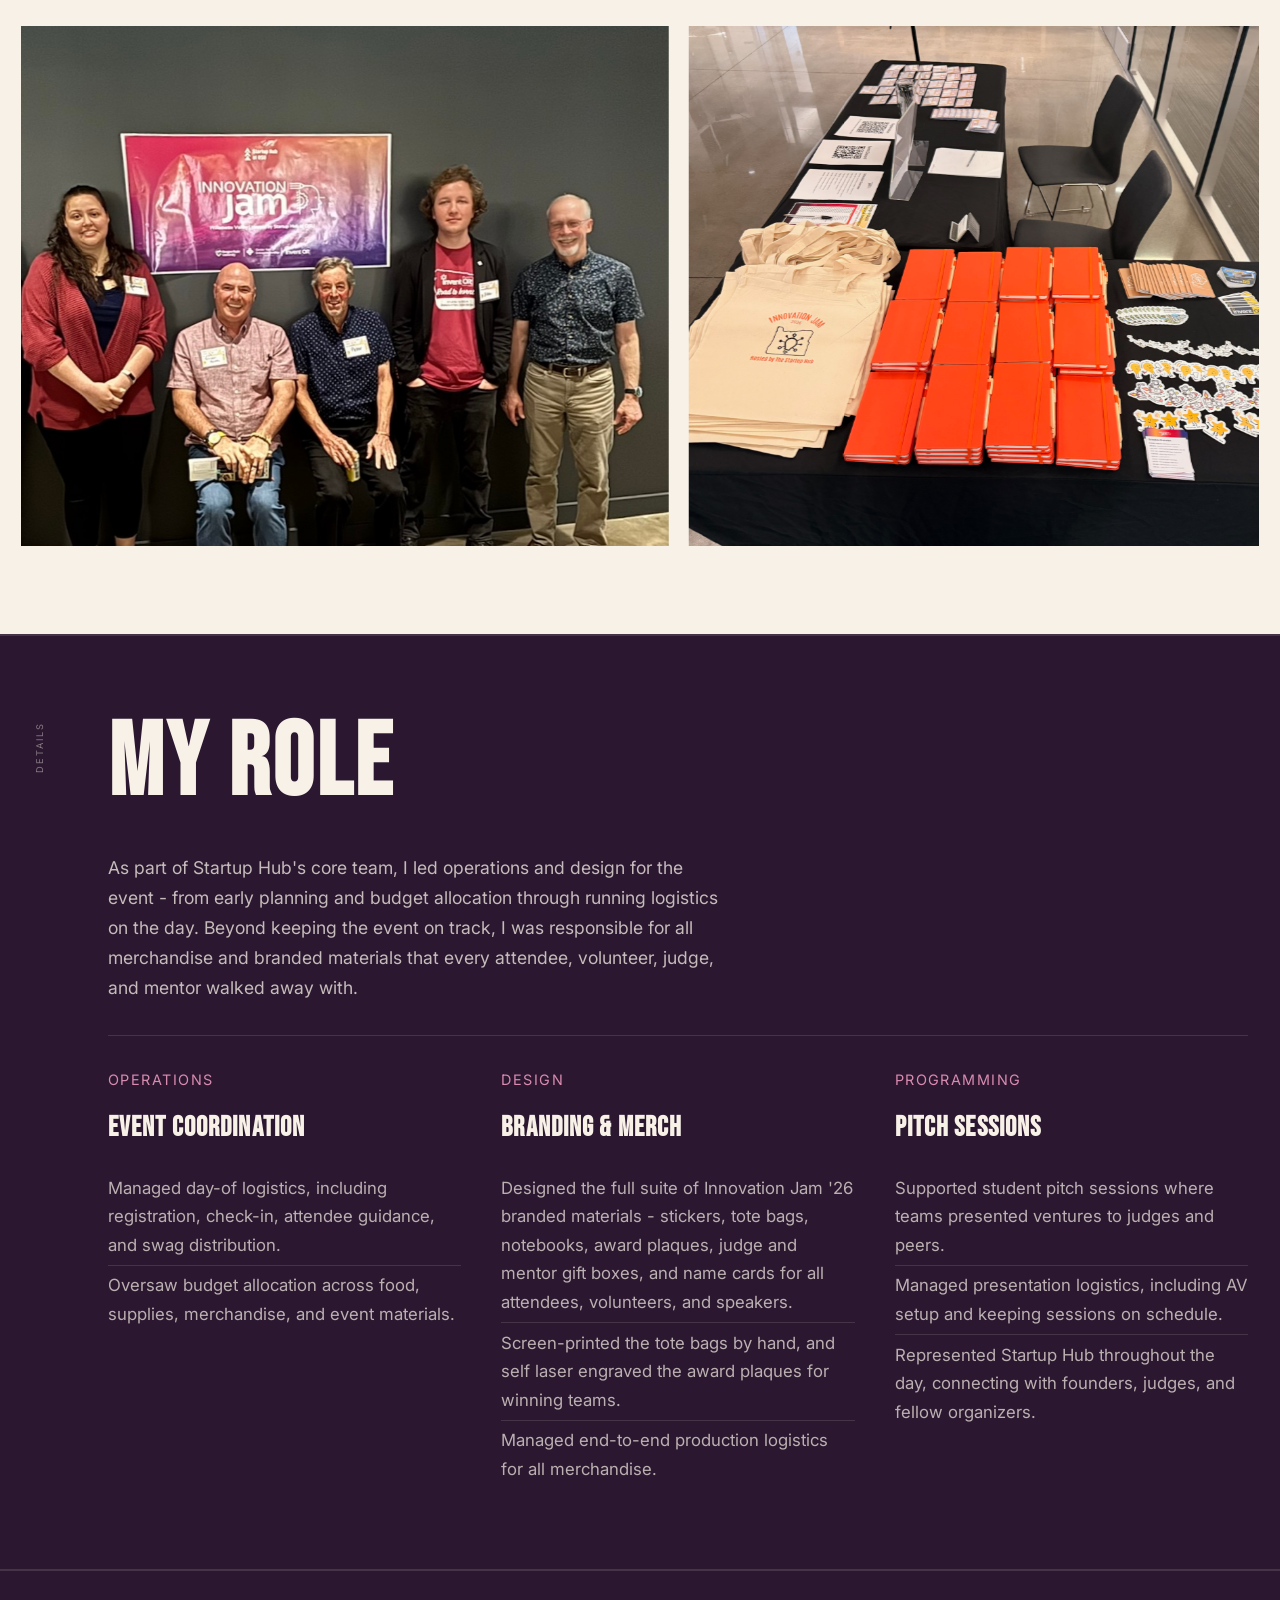
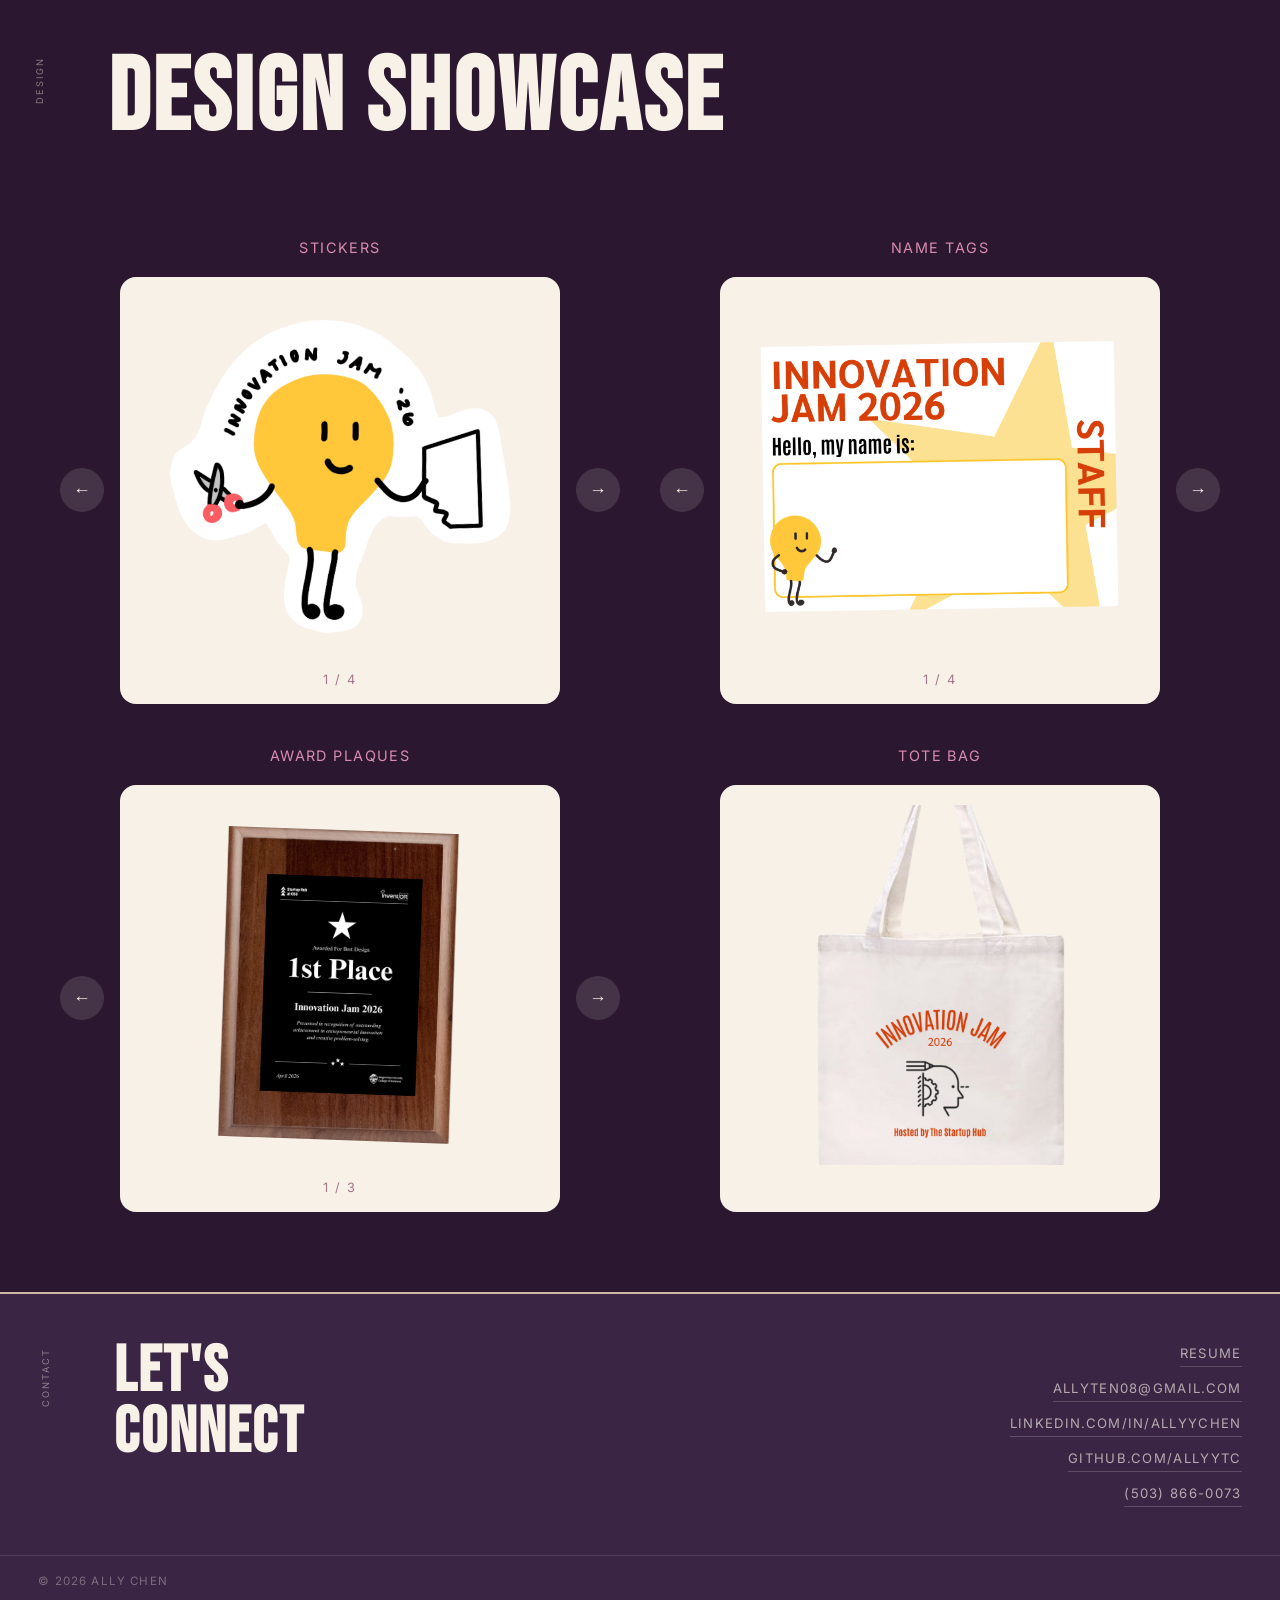
<file: innovation-jam-2026.html>
<!DOCTYPE html>
<html lang="en">
<head>
  <meta charset="UTF-8" />
  <meta name="viewport" content="width=device-width, initial-scale=1.0" />
  <title>Innovation Jam 2026 - Ally Chen</title>
  <link rel="preconnect" href="https://fonts.googleapis.com" />
  <link rel="preconnect" href="https://fonts.gstatic.com" crossorigin />
  <link href="https://fonts.googleapis.com/css2?family=Bebas+Neue&family=Inter:wght@300;400;500;600&display=swap" rel="stylesheet" />
  <link rel="stylesheet" href="style.css?v=20260623k" />
  <style>
    /* Innovation Jam '26 - magenta/plum case-study theme */
    body { background: #2b1830; overflow-x: hidden; }
    .nav {
      --nav-bg: #3a2545;
      --nav-border: rgba(255,255,255,0.08);
      --nav-link: rgba(248,241,232,0.65);
      --nav-link-hover: #f8f1e8;
      --nav-home: #f8f1e8;
      --nav-dropdown-bg: #3a2545;
      --nav-dropdown-border: rgba(255,255,255,0.12);
      --nav-dropdown-link: rgba(248,241,232,0.65);
      --nav-dropdown-link-hover: #f8f1e8;
      --nav-dropdown-link-hover-bg: rgba(255,255,255,0.08);
      --nav-dropdown-label: rgba(248,241,232,0.45);
      --nav-mobile-bg: #3a2545;
      --nav-mobile-border: rgba(255,255,255,0.12);
      --nav-mobile-link: rgba(248,241,232,0.65);
      --nav-mobile-link-hover: #f8f1e8;
      --nav-mobile-submenu-border: rgba(255,255,255,0.12);
      --nav-mobile-label: rgba(248,241,232,0.45);
      --nav-toggle-bar: #f8f1e8;
    }
    .ij-dark { background: #2b1830; }
    .ij-alt { background: #f8f1e8; }
    .ij-dark .display-heading { color: #f8f1e8; }
    .ij-alt .display-heading { color: var(--charcoal, #2d2d2d); }
    .ij-dark .section-label { color: rgba(248,241,232,0.45); }
    .ij-alt .section-label { color: #b1366b; }
    .ij-dark .section-inner { border-top-color: rgba(248,241,232,0.12); }
    .ij-alt .section-inner { border-top-color: rgba(0,0,0,0.1); }
    .ij-dark p, .ij-dark li { color: rgba(248,241,232,0.7); }
    .ij-alt p, .ij-alt li { color: #5a5450; }

  </style>
</head>
<body class="event-page">

  <nav class="nav" id="nav" aria-label="Primary"></nav>
  <script src="nav.js?v=9"></script>

  <!-- Hero -->
  <section class="section ij-dark" style="min-height: 80vh; display: flex; align-items: center; background-image: linear-gradient(rgba(43,24,48,0.72), rgba(80,20,50,0.55)), url('innovation-26/IMG_2519.JPG'); background-size: cover; background-position: center 30%;">
    <div class="section-inner event-hero-inner" style="border-top: none; width: 100%; max-width: 100%; margin: 0; padding-top: 7rem; padding-left: clamp(2rem, 8%, 10rem); padding-bottom: 5rem;">
      <div class="section-body">
        <a href="involvement.html#events" style="display:inline-block; margin-bottom:1.5rem; font-size:0.9rem; color:rgba(248,241,232,0.55); text-decoration:none; letter-spacing:0.05em;">&larr; Back to Involvement</a>
        <h1 class="display-heading dh-light" style="font-size: clamp(4rem, 9vw, 7rem);">Innovation<br/>Jam 2026</h1>
        <p style="color: rgba(248,241,232,0.95); max-width: 560px; margin-top: 1rem; font-size: 1.1rem; line-height: 1.7; text-shadow: 0 1px 12px rgba(0,0,0,0.8), 0 2px 24px rgba(0,0,0,0.6);">The Willamette Valley's flagship student innovation and entrepreneurship event - a full day of pitches, workshops, and collaboration at Oregon State University.</p>
      </div>
    </div>
  </section>


  <!-- Overview -->
  <section class="section ij-alt">
    <div class="section-inner" style="max-width: 1400px;">
      <div class="section-label-col">
        <span class="section-label">Overview</span>
      </div>
      <div class="section-body">
        <h2 class="display-heading" style="font-size: clamp(3.5rem, 8vw, 6.5rem);">About the Event</h2>
        <p style="max-width: 720px; margin: 1rem 0 1.25rem; line-height: 1.7; font-size: 1.1rem;">Innovation Jam brings together student founders, builders, and the broader Willamette Valley startup community for a full day of pitches, hands-on workshops, and networking. Teams compete for $1,500 in cash prizes and a shot at advancing to the statewide inventOR competition, where $30,000 in grants and awards are on the line. Mentors and judges are recruited from venture capital, business, and academia to guide teams through the process.</p>
        <p style="max-width: 720px; line-height: 1.7; font-size: 1.1rem;">For Innovation Jam 2026, inventOR handed full ownership of the event to Startup Hub at OSU - the entrepreneurship club I co-founded - making it the first time a student organization has taken complete control of one of the Willamette Valley's flagship innovation events. inventOR provided the budget; we handled everything else.</p>
      </div>
    </div>
  </section>

  <!-- Photo Gallery -->
  <section class="section ij-alt" style="padding-bottom: 5rem;">
    <div class="section-inner" style="max-width: 1400px; padding-bottom: 1.5rem;">
      <div class="section-label-col">
        <span class="section-label">Photos</span>
      </div>
      <div class="section-body">
        <div class="ij-event-header">
          <h2 class="display-heading">Event Photos</h2>
          <div class="ij-event-header-arrows">
            <button class="ij-carousel-arrow ij-carousel-arrow--prev" id="ijPrev" aria-label="Previous photos">&#8592;</button>
            <button class="ij-carousel-arrow ij-carousel-arrow--next" id="ijNext" aria-label="Next photos">&#8594;</button>
          </div>
        </div>
      </div>
    </div>
    <style>
      .ij-event-header {
        display: flex;
        align-items: center;
        justify-content: flex-start;
        flex-wrap: wrap;
        gap: 1.5rem;
        margin-bottom: 2.5rem;
      }
      .ij-event-header .display-heading { margin-bottom: 0; }
      .ij-event-header-arrows { display: flex; gap: 0.75rem; }
      .ij-event-header-arrows .ij-carousel-arrow { position: static; transform: none; }
      .ij-carousel {
        position: relative;
        max-width: 98vw;
        margin: 0 auto;
        padding: 0 0.5rem;
      }
      .ij-carousel-viewport { overflow: hidden; }
      .ij-carousel-track { display: flex; will-change: transform; }
      .ij-carousel-slide {
        flex: 0 0 auto;
        box-sizing: border-box;
        padding: 0 0.6rem;
      }
      .ij-carousel-slide img {
        height: 520px;
        width: auto;
        border-radius: 0.75rem;
        display: block;
        background: #e8e2d0;
      }
      .ij-carousel-arrow {
        position: absolute;
        top: 50%;
        transform: translateY(-50%);
        width: 54px;
        height: 54px;
        border-radius: 50%;
        border: none;
        background: rgba(0,0,0,0.3);
        color: #fff;
        font-size: 1.3rem;
        display: flex;
        align-items: center;
        justify-content: center;
        cursor: pointer;
        z-index: 2;
        transition: background 0.2s;
      }
      .ij-carousel-arrow:hover { background: rgba(0,0,0,0.55); }
      .ij-carousel-arrow--prev { left: 0; }
      .ij-carousel-arrow--next { right: 0; }
      .ij-carousel-slide-inner { overflow: hidden; display: inline-block; height: 520px; }
      .ij-carousel-slide img { border-radius: 0; }
      @media (max-width: 1024px) {
        .ij-carousel-slide-inner,
        .ij-carousel-slide img { height: 420px; }
      }
      @media (max-width: 640px) {
        .ij-carousel-slide-inner,
        .ij-carousel-slide img { height: 280px; }
      }
    </style>
    <div class="ij-carousel" id="ijCarousel">
      <div class="ij-carousel-viewport">
        <div class="ij-carousel-track"></div>
      </div>
    </div>
    <script>
      (function() {
        function initIjCarousel(root, photos, opts) {
          opts = opts || {};
          var secondsPerPhoto = opts.secondsPerPhoto || 6;
          var alt = opts.alt || 'Photo';
          var transforms = opts.transforms || {};
          var N = photos.length;
          var rendered = photos.concat(photos);
          var viewport = root.querySelector('.ij-carousel-viewport');
          var track = root.querySelector('.ij-carousel-track');
          var prevBtn = opts.prevBtn || root.querySelector('.ij-carousel-arrow--prev');
          var nextBtn = opts.nextBtn || root.querySelector('.ij-carousel-arrow--next');
          rendered.forEach(function(src) {
            var slide = document.createElement('div');
            slide.className = 'ij-carousel-slide';
            var inner = document.createElement('div');
            inner.className = 'ij-carousel-slide-inner';
            var img = document.createElement('img');
            img.src = src; img.alt = alt; img.loading = 'lazy';
            if (transforms[src]) img.style.transform = transforms[src];
            inner.appendChild(img);
            slide.appendChild(inner);
            track.appendChild(slide);
          });
          var widths = [], cumulative = [0], singleSetWidth = 0, speed = 0;
          var offset = 0, hovering = false, jumping = false, paused = false, lastTime = null;
          function updatePaused() { paused = hovering || jumping; }
          function measure() {
            widths = []; cumulative = [0];
            for (var i = 0; i < N; i++) {
              var w = track.children[i].getBoundingClientRect().width;
              widths.push(w); cumulative.push(cumulative[i] + w);
            }
            singleSetWidth = cumulative[N];
            speed = singleSetWidth / (N * secondsPerPhoto * 1000);
          }
          function setTransform() { track.style.transform = 'translateX(' + offset + 'px)'; }
          function applyTransform(t) {
            track.style.transition = t ? 'transform 0.4s ease' : 'none';
            setTransform();
            if (!t) track.getBoundingClientRect();
          }
          function settle() {
            jumping = false; updatePaused();
            if (offset <= -singleSetWidth) offset += singleSetWidth;
            if (offset > 0) offset -= singleSetWidth;
            applyTransform(false);
          }
          function currentIndex() {
            var pos = ((-offset) % singleSetWidth + singleSetWidth) % singleSetWidth;
            for (var i = 0; i < N; i++) { if (pos < cumulative[i+1] - 0.5) return i; }
            return 0;
          }
          function nudge(dir) {
            jumping = true; updatePaused();
            var i = currentIndex();
            if (dir > 0) { offset -= widths[i]; } else { offset += widths[(i-1+N)%N]; }
            applyTransform(true);
            setTimeout(settle, 420);
          }
          function tick(now) {
            if (lastTime === null) lastTime = now;
            var dt = now - lastTime; lastTime = now;
            if (!paused) {
              offset -= speed * dt;
              if (offset <= -singleSetWidth) offset += singleSetWidth;
              setTransform();
            }
            requestAnimationFrame(tick);
          }
          prevBtn.addEventListener('click', function() { nudge(-1); });
          nextBtn.addEventListener('click', function() { nudge(1); });
          [viewport, prevBtn, nextBtn].forEach(function(el) {
            el.addEventListener('mouseenter', function() { hovering = true; updatePaused(); });
            el.addEventListener('mouseleave', function() { hovering = false; updatePaused(); });
          });
          window.addEventListener('resize', function() {
            var old = singleSetWidth; measure();
            if (old) offset = offset * (singleSetWidth / old);
            applyTransform(false);
          });
          // Wait for images to load so width: auto resolves before measuring
          var imgs = track.querySelectorAll('img');
          var loaded = 0;
          function onImgLoad() {
            loaded++;
            if (loaded === imgs.length) { measure(); applyTransform(false); }
          }
          imgs.forEach(function(img) {
            if (img.complete) { onImgLoad(); } else { img.addEventListener('load', onImgLoad); }
          });
          measure(); applyTransform(false); requestAnimationFrame(tick);
        }

        var photos = [
          'innovation-26/IMG_2967.jpg',
          'innovation-26/IMG_2520.JPG',
          'innovation-26/IMG_2521.JPG',
          'innovation-26/IMG_2522.JPG',
          'innovation-26/IMG_2523.JPG',
          'innovation-26/IMG_2955.JPG',
          'innovation-26/IMG_2965.JPG',
          'innovation-26/IMG_0247.jpg',
          'innovation-26/IMG_8228.JPG'
        ];

        initIjCarousel(document.getElementById('ijCarousel'), photos, {
          alt: 'Innovation Jam 2026 event photo',
          prevBtn: document.getElementById('ijPrev'),
          nextBtn: document.getElementById('ijNext'),
          transforms: {
            'innovation-26/IMG_2955.JPG': 'scale(1.18)',
            'innovation-26/IMG_2965.JPG': 'scale(1.18)'
          }
        });
      })();
    </script>
  </section>

  <!-- My Role -->
  <section class="section ij-dark">
    <div class="section-inner" style="max-width: 1400px;">
      <div class="section-label-col">
        <span class="section-label">Details</span>
      </div>
      <div class="section-body">
        <h2 class="display-heading" style="font-size: clamp(3.5rem, 8vw, 6.5rem);">My Role</h2>
        <p style="max-width: 620px; margin: 1rem 0 2rem; color: rgba(248,241,232,0.75); line-height: 1.7; font-size: 1.1rem;">As part of Startup Hub's core team, I led operations and design for the event - from early planning and budget allocation through running logistics on the day. Beyond keeping the event on track, I was responsible for all merchandise and branded materials that every attendee, volunteer, judge, and mentor walked away with.</p>
        <div class="event-role-grid" style="display: grid; grid-template-columns: repeat(3, 1fr); gap: 2.5rem; border-top: 1px solid rgba(248,241,232,0.12); padding-top: 2rem;">
          <div>
            <div style="font-size: 0.9rem; color: #d98bb0; letter-spacing: 0.1em; text-transform: uppercase; margin-bottom: 0.75rem;">Operations</div>
            <h3 style="font-family: var(--font-display); font-size: 1.75rem; color: #f8f1e8; margin-bottom: 1rem; letter-spacing: 0.04em;">Event Coordination</h3>
            <ul style="list-style: none; padding: 0; margin: 0; color: rgba(248,241,232,0.7); line-height: 1.7; font-size: 1.05rem;">
              <li style="padding: 0.35rem 0; border-bottom: 1px solid rgba(248,241,232,0.12);">Managed day-of logistics, including registration, check-in, attendee guidance, and swag distribution.</li>
              <li style="padding: 0.35rem 0;">Oversaw budget allocation across food, supplies, merchandise, and event materials.</li>
            </ul>
          </div>
          <div>
            <div style="font-size: 0.9rem; color: #d98bb0; letter-spacing: 0.1em; text-transform: uppercase; margin-bottom: 0.75rem;">Design</div>
            <h3 style="font-family: var(--font-display); font-size: 1.75rem; color: #f8f1e8; margin-bottom: 1rem; letter-spacing: 0.04em;">Branding &amp; Merch</h3>
            <ul style="list-style: none; padding: 0; margin: 0; color: rgba(248,241,232,0.7); line-height: 1.7; font-size: 1.05rem;">
              <li style="padding: 0.35rem 0; border-bottom: 1px solid rgba(248,241,232,0.12);">Designed the full suite of Innovation Jam '26 branded materials - stickers, tote bags, notebooks, award plaques, judge and mentor gift boxes, and name cards for all attendees, volunteers, and speakers.</li>
              <li style="padding: 0.35rem 0; border-bottom: 1px solid rgba(248,241,232,0.12);">Screen-printed the tote bags by hand, and self laser engraved the award plaques for winning teams.</li>
              <li style="padding: 0.35rem 0;">Managed end-to-end production logistics for all merchandise.</li>
            </ul>
          </div>
          <div>
            <div style="font-size: 0.9rem; color: #d98bb0; letter-spacing: 0.1em; text-transform: uppercase; margin-bottom: 0.75rem;">Programming</div>
            <h3 style="font-family: var(--font-display); font-size: 1.75rem; color: #f8f1e8; margin-bottom: 1rem; letter-spacing: 0.04em;">Pitch Sessions</h3>
            <ul style="list-style: none; padding: 0; margin: 0; color: rgba(248,241,232,0.7); line-height: 1.7; font-size: 1.05rem;">
              <li style="padding: 0.35rem 0; border-bottom: 1px solid rgba(248,241,232,0.12);">Supported student pitch sessions where teams presented ventures to judges and peers.</li>
              <li style="padding: 0.35rem 0; border-bottom: 1px solid rgba(248,241,232,0.12);">Managed presentation logistics, including AV setup and keeping sessions on schedule.</li>
              <li style="padding: 0.35rem 0;">Represented Startup Hub throughout the day, connecting with founders, judges, and fellow organizers.</li>
            </ul>
          </div>
        </div>
      </div>
    </div>
  </section>

  <!-- Sticker & Design Showcase -->
  <section class="section ij-dark">
    <div class="section-inner" style="max-width: 1400px; padding-bottom: 0;">
      <div class="section-label-col">
        <span class="section-label">Design</span>
      </div>
      <div class="section-body">
        <h2 class="display-heading" style="font-size: clamp(3.5rem, 8vw, 6.5rem);">Design Showcase</h2>
      </div>
    </div>
    <div class="event-carousel-wrap" style="max-width: 1800px; margin: 0 auto; padding: 0 2rem 5rem;">
        <div class="event-design-grid" style="display: grid; grid-template-columns: repeat(2, auto); justify-content: center; gap: 2.5rem; margin-top: 3rem;">
          <!-- Sticker carousel -->
          <div style="display: flex; flex-direction: column; align-items: center; gap: 1rem;">
            <div style="font-size: 0.9rem; color: #d98bb0; letter-spacing: 0.1em; text-transform: uppercase;">Stickers</div>
            <div style="display: flex; align-items: center; gap: 1rem;">
              <button onclick="ijCarousel('sticker', -1)" aria-label="Previous sticker design" style="flex-shrink:0; background: rgba(248,241,232,0.12); border: none; border-radius: 50%; width: 44px; height: 44px; display: flex; align-items: center; justify-content: center; cursor: pointer; color: #f8f1e8; font-size: 1.1rem; transition: background 0.2s;" onmouseover="this.style.background='rgba(248,241,232,0.22)'" onmouseout="this.style.background='rgba(248,241,232,0.12)'">&#8592;</button>
              <div class="event-sticker-card" style="width: 440px; background: #f8f1e8; border-radius: 1rem; padding: 1.25rem 1.25rem 0.85rem; display: flex; flex-direction: column; align-items: center;">
                <div style="display: flex; align-items: center; justify-content: center; width: 100%; height: 360px;">
                  <img id="ijStickerImg" src="ij-stickers/lightbulb-crop.png" alt="Innovation Jam sticker design 1" style="max-height: 330px; max-width: 100%; width: auto; height: auto; display: block; transition: opacity 0.2s, transform 0.2s;" />
                </div>
                <div style="margin-top: 0.75rem; font-size: 0.8rem; letter-spacing: 0.12em; text-transform: uppercase; color: #a1788a;">
                  <span id="ijStickerCurrent">1</span> / <span id="ijStickerTotal">4</span>
                </div>
              </div>
              <button onclick="ijCarousel('sticker', 1)" aria-label="Next sticker design" style="flex-shrink:0; background: rgba(248,241,232,0.12); border: none; border-radius: 50%; width: 44px; height: 44px; display: flex; align-items: center; justify-content: center; cursor: pointer; color: #f8f1e8; font-size: 1.1rem; transition: background 0.2s;" onmouseover="this.style.background='rgba(248,241,232,0.22)'" onmouseout="this.style.background='rgba(248,241,232,0.12)'">&#8594;</button>
            </div>
          </div>
          <!-- Nametag carousel -->
          <div style="display: flex; flex-direction: column; align-items: center; gap: 1rem;">
            <div style="font-size: 0.9rem; color: #d98bb0; letter-spacing: 0.1em; text-transform: uppercase;">Name Tags</div>
            <div style="display: flex; align-items: center; gap: 1rem;">
              <button onclick="ijCarousel('nametag', -1)" aria-label="Previous name tag design" style="flex-shrink:0; background: rgba(248,241,232,0.12); border: none; border-radius: 50%; width: 44px; height: 44px; display: flex; align-items: center; justify-content: center; cursor: pointer; color: #f8f1e8; font-size: 1.1rem; transition: background 0.2s;" onmouseover="this.style.background='rgba(248,241,232,0.22)'" onmouseout="this.style.background='rgba(248,241,232,0.12)'">&#8592;</button>
              <div class="event-sticker-card" style="width: 440px; background: #f8f1e8; border-radius: 1rem; padding: 1.25rem 1.25rem 0.85rem; display: flex; flex-direction: column; align-items: center;">
                <div style="display: flex; align-items: center; justify-content: center; width: 100%; height: 360px;">
                  <img id="ijNametagImg" src="ij-stickers/nametag-staff.png" alt="Innovation Jam name tag design 1" style="max-height: 265px; max-width: 100%; width: auto; height: auto; display: block; transition: opacity 0.2s, transform 0.2s;" />
                </div>
                <div style="margin-top: 0.75rem; font-size: 0.8rem; letter-spacing: 0.12em; text-transform: uppercase; color: #a1788a;">
                  <span id="ijNametagCurrent">1</span> / <span id="ijNametagTotal">4</span>
                </div>
              </div>
              <button onclick="ijCarousel('nametag', 1)" aria-label="Next name tag design" style="flex-shrink:0; background: rgba(248,241,232,0.12); border: none; border-radius: 50%; width: 44px; height: 44px; display: flex; align-items: center; justify-content: center; cursor: pointer; color: #f8f1e8; font-size: 1.1rem; transition: background 0.2s;" onmouseover="this.style.background='rgba(248,241,232,0.22)'" onmouseout="this.style.background='rgba(248,241,232,0.12)'">&#8594;</button>
            </div>
          </div>
          <!-- Plaque carousel -->
          <div style="display: flex; flex-direction: column; align-items: center; gap: 1rem;">
            <div style="font-size: 0.9rem; color: #d98bb0; letter-spacing: 0.1em; text-transform: uppercase;">Award Plaques</div>
            <div style="display: flex; align-items: center; gap: 1rem;">
              <button onclick="ijCarousel('plaque', -1)" aria-label="Previous plaque design" style="flex-shrink:0; background: rgba(248,241,232,0.12); border: none; border-radius: 50%; width: 44px; height: 44px; display: flex; align-items: center; justify-content: center; cursor: pointer; color: #f8f1e8; font-size: 1.1rem; transition: background 0.2s;" onmouseover="this.style.background='rgba(248,241,232,0.22)'" onmouseout="this.style.background='rgba(248,241,232,0.12)'">&#8592;</button>
              <div class="event-sticker-card" style="width: 440px; background: #f8f1e8; border-radius: 1rem; padding: 1.25rem 1.25rem 0.85rem; display: flex; flex-direction: column; align-items: center;">
                <div style="display: flex; align-items: center; justify-content: center; width: 100%; height: 360px;">
                  <img id="ijPlaqueImg" src="ij-stickers/plaque-1st.png" alt="Innovation Jam plaque design 1" style="max-height: 310px; max-width: 100%; width: auto; height: auto; display: block; transition: opacity 0.2s, transform 0.2s;" />
                </div>
                <div style="margin-top: 0.75rem; font-size: 0.8rem; letter-spacing: 0.12em; text-transform: uppercase; color: #a1788a;">
                  <span id="ijPlaqueCurrent">1</span> / <span id="ijPlaqueTotal">3</span>
                </div>
              </div>
              <button onclick="ijCarousel('plaque', 1)" aria-label="Next plaque design" style="flex-shrink:0; background: rgba(248,241,232,0.12); border: none; border-radius: 50%; width: 44px; height: 44px; display: flex; align-items: center; justify-content: center; cursor: pointer; color: #f8f1e8; font-size: 1.1rem; transition: background 0.2s;" onmouseover="this.style.background='rgba(248,241,232,0.22)'" onmouseout="this.style.background='rgba(248,241,232,0.12)'">&#8594;</button>
            </div>
          </div>
          <!-- Tote showcase -->
          <div style="display: flex; flex-direction: column; align-items: center; gap: 1rem;">
            <div style="font-size: 0.9rem; color: #d98bb0; letter-spacing: 0.1em; text-transform: uppercase;">Tote Bag</div>
            <div class="event-sticker-card" style="width: 440px; background: #f8f1e8; border-radius: 1rem; padding: 1.25rem 1.25rem 0.85rem; display: flex; flex-direction: column; align-items: center;">
              <div style="display: flex; align-items: center; justify-content: center; width: 100%; height: 360px; overflow: hidden;">
                <img src="ij-tote.png" alt="Innovation Jam tote bag design" style="width: 100%; height: 460px; object-fit: contain; transform: scale(1.3); display: block;" />
              </div>
              <div style="margin-top: 0.75rem; font-size: 0.8rem; letter-spacing: 0.12em; color: transparent; user-select: none;">&nbsp;</div>
            </div>
          </div>
        </div>
        <script>
          (function() {
            var groups = {
              sticker: { name: 'Sticker', designs: [
                { src: 'ij-stickers/lightbulb-crop.png', rot:  '2deg', maxH: '330px', shift: '0px' },
                { src: 'ij-stickers/airplane-crop.png',  rot: '-3deg', maxH: '330px', shift: '-25px' },
                { src: 'ij-stickers/rocket-crop.png',    rot: '-2deg', maxH: '330px', shift: '0px' },
                { src: 'ij-stickers/star-crop.png',      rot:  '3deg', maxH: '330px', shift: '0px' }
              ], idx: 0 },
              nametag: { name: 'Nametag', designs: [
                { src: 'ij-stickers/nametag-staff.png',    rot: '-1deg', maxH: '265px', shift: '0px' },
                { src: 'ij-stickers/nametag-mentor.png',   rot:  '1deg', maxH: '265px', shift: '0px' },
                { src: 'ij-stickers/nametag-attendee.png', rot: '-1deg', maxH: '265px', shift: '0px' },
                { src: 'ij-stickers/nametag-judge.png',    rot:  '1deg', maxH: '265px', shift: '0px' }
              ], idx: 0 },
              plaque: { name: 'Plaque', designs: [
                { src: 'ij-stickers/plaque-1st.png', rot:  '2deg', maxH: '310px', shift: '0px' },
                { src: 'ij-stickers/plaque-2nd.png', rot: '-2deg', maxH: '310px', shift: '0px' },
                { src: 'ij-stickers/plaque-3rd.png', rot:  '2deg', maxH: '310px', shift: '0px' }
              ], idx: 0 }
            };
            function refs(key) {
              var name = groups[key].name;
              return {
                img: document.getElementById('ij' + name + 'Img'),
                cur: document.getElementById('ij' + name + 'Current')
              };
            }
            window.ijCarousel = function(key, dir) {
              var group = groups[key];
              var r = refs(key);
              group.idx = (group.idx + dir + group.designs.length) % group.designs.length;
              r.img.style.opacity = '0';
              r.img.style.transform = 'translateX(0px) rotate(0deg) scale(0.92)';
              setTimeout(function() {
                var d = group.designs[group.idx];
                r.img.src = d.src;
                r.img.alt = 'Innovation Jam ' + key + ' design ' + (group.idx + 1);
                r.img.style.maxHeight = d.maxH;
                r.img.style.transform = 'translateX(' + d.shift + ') rotate(' + d.rot + ') scale(1)';
                r.img.style.opacity = '1';
                r.cur.textContent = group.idx + 1;
              }, 180);
            };
            Object.keys(groups).forEach(function(key) {
              var d = groups[key].designs[0];
              var r = refs(key);
              r.img.src = d.src;
              r.img.alt = 'Innovation Jam ' + key + ' design 1';
              r.img.style.maxHeight = d.maxH;
              r.img.style.transform = 'translateX(' + d.shift + ') rotate(' + d.rot + ') scale(1)';
            });
          })();
        </script>
    </div>
  </section>

  <section class="section section-contact section-contact--innovation-jam" id="contact">
    <div class="section-inner">
      <div class="section-label-col">
        <span class="section-label">Contact</span>
      </div>
      <div class="section-body contact-body">
        <h2 class="display-heading">Let's<br/>Connect</h2>
        <div class="contact-links">
          <a href="allychen-resume2028-pm.pdf" class="contact-link" target="_blank" rel="noopener">Resume</a>
          <a href="mailto:allyten08@gmail.com" class="contact-link">allyten08@gmail.com</a>
          <a href="https://linkedin.com/in/allyychen/" target="_blank" rel="noopener" class="contact-link">linkedin.com/in/allyychen</a>
          <a href="https://github.com/allyytc" target="_blank" rel="noopener" class="contact-link">github.com/allyytc</a>
          <a href="tel:5038660073" class="contact-link">(503) 866-0073</a>
        </div>
      </div>
    </div>
    <div class="contact-footer-bar">
      <p>&copy; 2026 Ally Chen</p>
    </div>
  </section>

  <script src="script.js"></script>
</body>
</html>
</file>
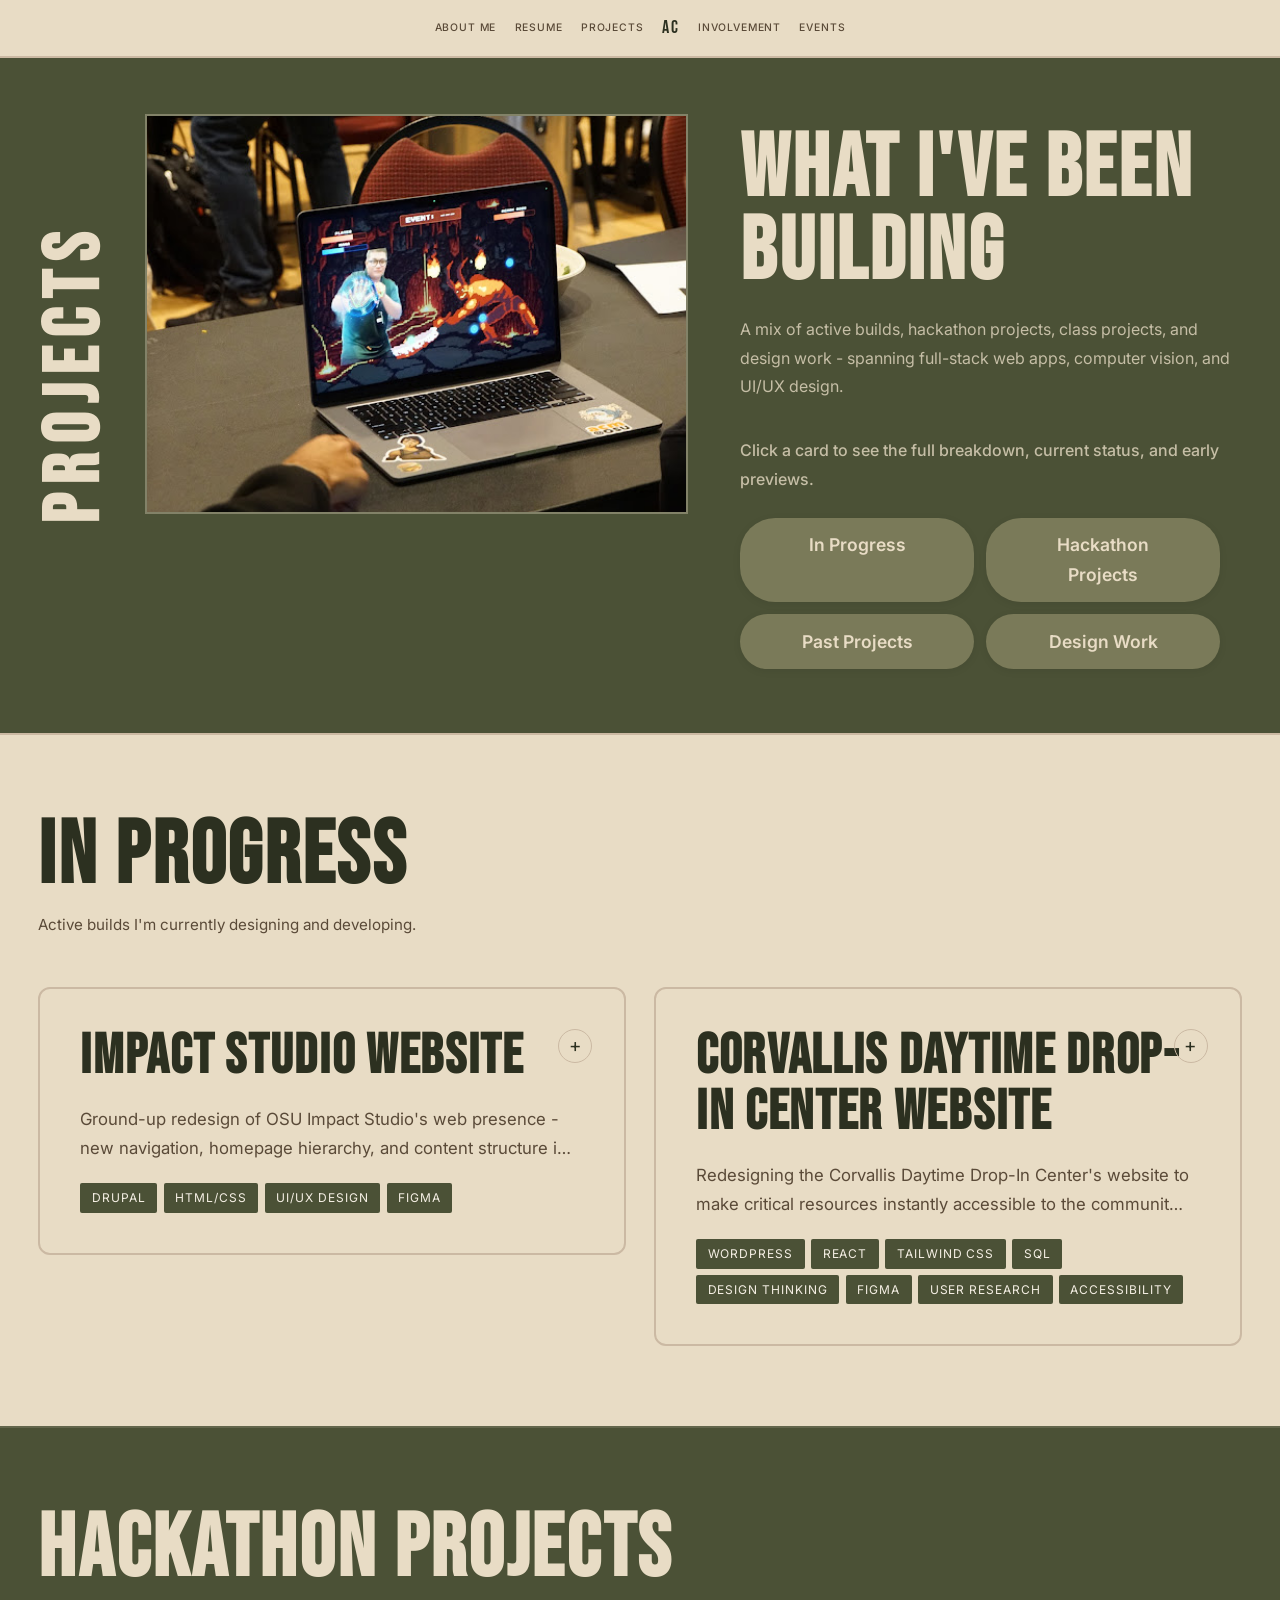
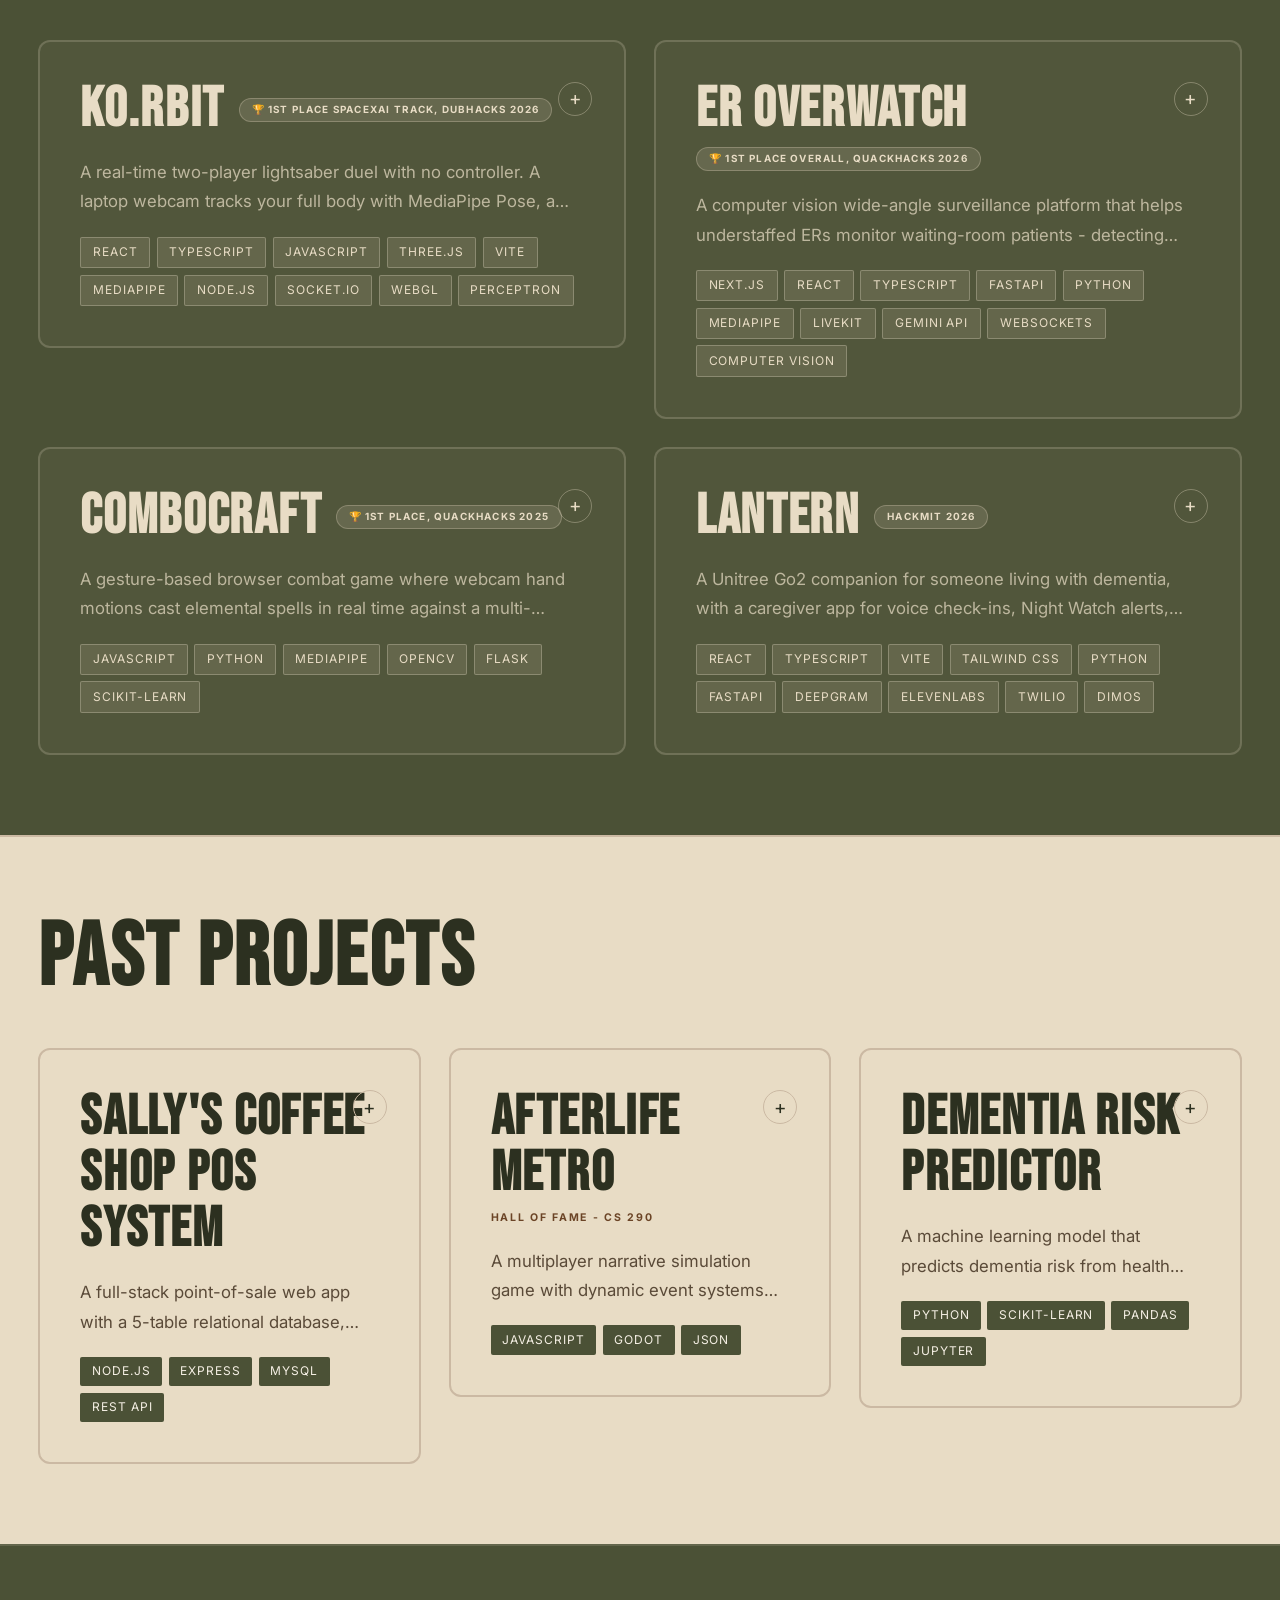
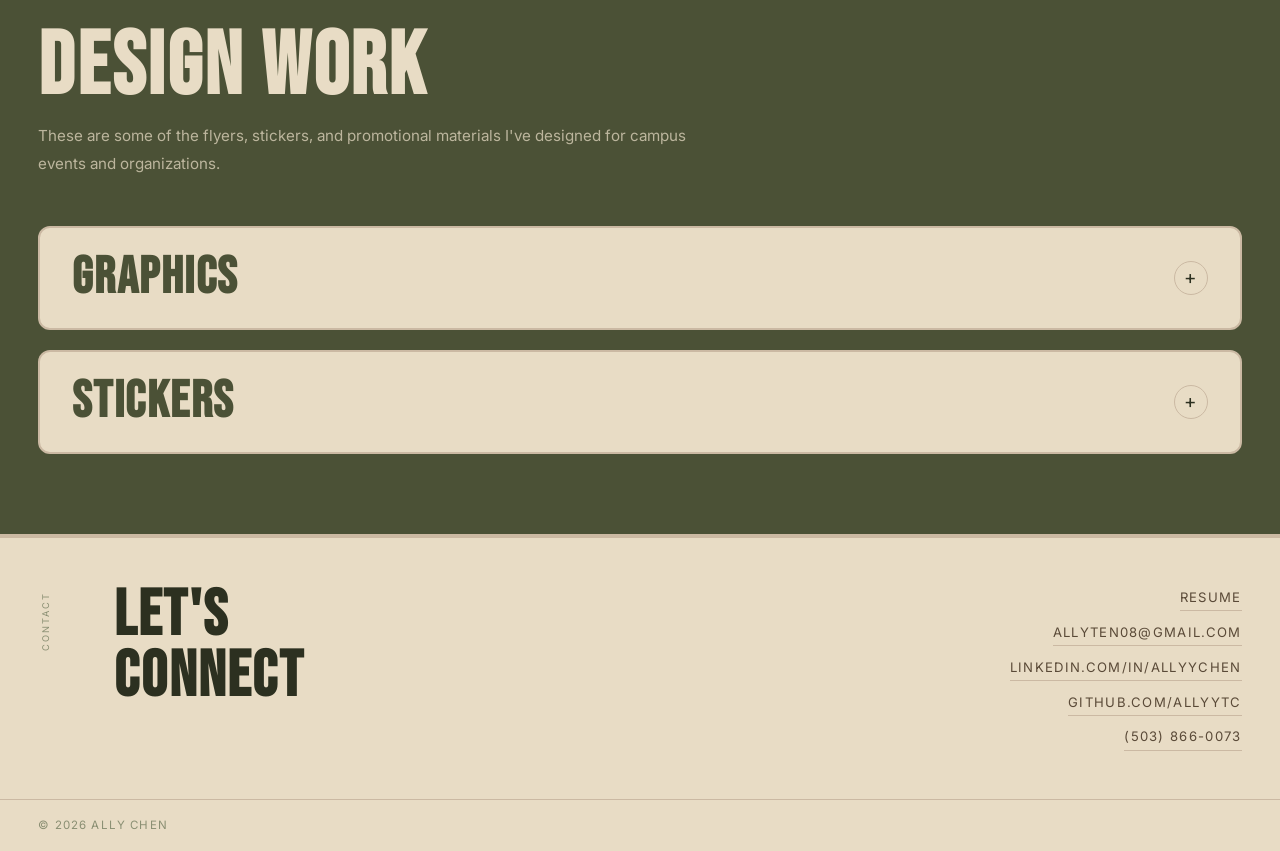
<file: projects.html>
<!DOCTYPE html>
<html lang="en">
<head>
  <meta charset="UTF-8" />
  <meta name="viewport" content="width=device-width, initial-scale=1.0" />
  <title>Projects - Ally Chen</title>
  <link rel="preconnect" href="https://fonts.googleapis.com" />
  <link rel="preconnect" href="https://fonts.gstatic.com" crossorigin />
  <link href="https://fonts.googleapis.com/css2?family=Bebas+Neue&family=Inter:wght@300;400;500;600&display=swap" rel="stylesheet" />
  <link rel="stylesheet" href="style.css?v=20261020d" />
</head>
<body>

  <nav class="nav" id="nav" aria-label="Primary"></nav>
  <script src="nav.js?v=9"></script>

  <section class="section section-olive page-hero">
    <div class="section-inner page-hero-inner">
      <div class="section-body">
        <div class="involvement-hero-layout involvement-hero-layout--labeled">
          <div class="involvement-hero-side-label-col">
            <span class="section-label involvement-hero-side-label involvement-hero-side-label--short">Projects</span>
          </div>
          <div class="involvement-hero-media involvement-hero-media--zoom">
            <img src="combocraft-event/IMG_2989.JPG" alt="ComboCraft project fair demo" class="involvement-hero-photo involvement-hero-photo--zoom" />
          </div>
          <div class="involvement-hero-copy">
            <h1 class="display-heading dh-light">What I've Been<br/>Building</h1>
            <p>A mix of active builds, hackathon projects, class projects, and design work - spanning full-stack web apps, computer vision, and UI/UX design.</p>
            <p class="involvement-hero-lead">Click a card to see the full breakdown, current status, and early previews.</p>
            <div class="page-hero-actions page-hero-actions--grid">
              <a href="#in-progress" class="page-hero-btn page-hero-btn--primary">In Progress</a>
              <a href="#hackathons" class="page-hero-btn page-hero-btn--primary">Hackathon Projects</a>
              <a href="#past-projects" class="page-hero-btn page-hero-btn--primary">Past Projects</a>
              <a href="#design-work" class="page-hero-btn page-hero-btn--primary">Design Work</a>
            </div>
          </div>
        </div>
      </div>
    </div>
  </section>

  <!-- ============================================================
       In Progress
       ============================================================ -->
  <section class="section" id="in-progress">
    <div class="section-inner-full">
      <div class="proj-section-head">
        <h2 class="display-heading">In Progress</h2>
        <p class="proj-section-intro">Active builds I'm currently designing and developing.</p>
      </div>

      <div class="proj-grid proj-grid-2">

        <!-- Card: Impact Studio Website -->
        <div class="proj-card" id="project-impact-studio">
          <button class="proj-card-header" aria-expanded="false">
            <div class="proj-card-title-row">
              <h3>Impact Studio Website</h3>
              <span class="proj-toggle-icon">+</span>
            </div>
            <p class="proj-card-desc">Ground-up redesign of OSU Impact Studio's web presence - new navigation, homepage hierarchy, and content structure in Figma and Drupal.</p>
            <div class="project-tags">
              <span>Drupal</span><span>HTML/CSS</span><span>UI/UX Design</span><span>Figma</span>
            </div>
          </button>
          <div class="proj-card-detail-wrap">
            <div class="proj-card-detail">
              <span class="proj-detail-status">Implementation in Progress</span>
              <div class="proj-detail-block" style="margin-bottom: 0;">
                <h4>Description</h4>
                <p>A ground-up redesign introducing a clear homepage hero, streamlined navigation, and structured content sections - including a lifecycle process visualization, team directory, and portfolio pages for faculty, students, and partners.</p>
              </div>
              <div class="proj-detail-divider"></div>
              <div class="proj-detail-grid">
                <div class="proj-detail-block">
                  <h4>My Role</h4>
                  <p>As Web Developer Intern, I'm the bridge between a cross-disciplinary team of marketers, graphic designers, and web contributors - translating creative visions from people across different disciplines into technical implementations. Day to day that means Figma wireframes, mood boards, and iterative mockups, running designs through the team and stakeholders, and navigating the tension of being both the designer and developer in the room.</p>
                </div>
                <div class="proj-detail-block">
                  <h4>Problem</h4>
                  <p>The old Impact Studio site buries its mission behind jargon-heavy copy, repeated information across pages, and no clear visual hierarchy. Font sizes are inconsistently small, spacing feels unbalanced, and a first-time visitor has to dig through multiple pages just to understand what Impact Studio actually does and who it serves.</p>
                  <a href="https://impactstudio.oregonstate.edu/" target="_blank" rel="noopener" class="project-link-btn">Site Progress &rarr;</a>
                </div>
              </div>
              <div class="proj-detail-divider"></div>
              <div class="thumb-strip-head">
                <div class="thumb-strip-label">Live Site</div>
              </div>
              <div class="thumb-strip">
                <button class="thumb-btn" data-gallery="impact-studio-live" data-index="0">Homepage</button>
                <button class="thumb-btn" data-gallery="impact-studio-live" data-index="1">About</button>
                <button class="thumb-btn" data-gallery="impact-studio-live" data-index="2">Portfolio</button>
                <button class="thumb-btn" data-gallery="impact-studio-live" data-index="3">Mobile</button>
              </div>
              <div hidden>
                <div class="proj-detail-divider"></div>
                <!-- Wireframes: click a button to view the full scrollable page wireframe. -->
                <div class="thumb-strip-head">
                  <div class="thumb-strip-label">Wireframes</div>
                  <span class="thumb-strip-note">More coming soon&hellip;</span>
                </div>
                <div class="thumb-strip">
                  <button class="thumb-btn" data-gallery="impact-studio-homepage" data-index="0">Homepage</button>
                  <button class="thumb-btn" data-gallery="impact-studio-about" data-index="0">About Us</button>
                </div>
              </div>
            </div>
          </div>
        </div>

        <!-- Card: Corvallis Daytime Drop-In Center (Design for America) -->
        <div class="proj-card" id="project-cddc">
          <button class="proj-card-header" aria-expanded="false">
            <div class="proj-card-title-row">
              <h3>Corvallis Daytime Drop-In Center Website</h3>
              <span class="proj-toggle-icon">+</span>
            </div>
            <p class="proj-card-desc">Redesigning the Corvallis Daytime Drop-In Center's website to make critical resources instantly accessible to the community members who need them most.</p>
            <div class="project-tags">
              <span>WordPress</span><span>React</span><span>Tailwind CSS</span><span>SQL</span><span>Design Thinking</span><span>Figma</span><span>User Research</span><span>Accessibility</span>
            </div>
          </button>
          <div class="proj-card-detail-wrap">
            <div class="proj-card-detail">
              <span class="proj-detail-status">In Progress - Development Sprint</span>
              <div class="proj-detail-block" style="margin-bottom: 0;">
                <h4>Description</h4>
                <p>The redesign is deeply audience-driven - built for two distinct users with two distinct needs. For guests, the site is warm, welcoming, and easy to navigate on a phone with no prior tech experience. The navigation is priority-based - Get Help comes first, followed by Contact Us, About Us, and Donate - because that's what matters most to someone walking through the door for the first time. For donors, the donation page shifts tone entirely: clean, professional, and trust-building, without losing the center's humanity.</p>
                <p>Accessibility is non-negotiable. The redesign prioritizes ADA compliance, multilingual support, and a mobile-first layout - because most guests will only ever access this site from a phone.</p>
              </div>
              <div class="proj-detail-divider"></div>
              <div class="proj-detail-grid">
                <div class="proj-detail-block">
                  <h4>My Role</h4>
                  <p>Project Lead for Design for America, directing an 11-member cross-disciplinary team through discovery, wireframing, design iterations, and front-end development. I meet directly with the CDDC team, translate their requirements into technical specifications, and handle both the design and the code myself. The site serves 300+ daily users. When the DFA term ended, I kept going - continuing the project alongside a few team members because the work isn't finished.</p>
                </div>
                <div class="proj-detail-block">
                  <h4>Problem</h4>
                  <p>The Corvallis Daytime Drop-In Center - a nonprofit providing basic needs resources, peer support, and social services to unhoused community members in Benton County - has a website that makes critical information hard to find. For guests who may only have a few minutes on a phone, a site that's difficult to navigate isn't just inconvenient, it's a barrier to getting help.</p>
                  <a href="https://corvallisddc.org/en/" target="_blank" rel="noopener" class="project-link-btn">Current Site &rarr;</a>
                </div>
              </div>
              <div class="proj-detail-block" style="margin-bottom: 1.5rem;">
                <h4>Design Process</h4>
                <p>Every feedback session is collaborative. We don't come in with a finished design and ask for approval - we build alongside the nonprofit. Early sessions focused on discovery: understanding who their guests actually are, what they need the moment they land on the site, and what the staff wished the old site had done better. From there we defined two distinct audiences and two distinct design directions, which shaped every decision that followed.</p>
                <p>Wireframes went through multiple rounds, each one presented back to the CDDC team, marked up, and revised based on their feedback. When something didn't feel right for their guests, we changed it. The dual-tone approach for the donation page came directly out of one of those sessions.</p>
              </div>
              <div class="proj-detail-divider"></div>
              <div class="thumb-strip-head">
                <div class="thumb-strip-label">Wireframes</div>
                <span class="thumb-strip-note">More coming soon&hellip;</span>
              </div>
              <div class="thumb-strip">
                <button class="thumb-btn" data-gallery="cddc-home" data-index="0">Home</button>
                <button class="thumb-btn" data-gallery="cddc-get-help" data-index="0">Get Help</button>
                <button class="thumb-btn" data-gallery="cddc-contact" data-index="0">Contact Us</button>
                <button class="thumb-btn" data-gallery="cddc-about" data-index="0">About Us</button>
                <button class="thumb-btn" data-gallery="cddc-donate" data-index="0">Donate</button>
              </div>
              <div class="proj-detail-block" style="margin-top: 2rem; margin-bottom: 1.5rem;">
                <h4>Upcoming Changes</h4>
                <p>Following our most recent meeting with the center, the next phase of development includes:</p>
                <ul>
                  <li><strong>Updated homepage video</strong> - replacing the current 2020 promo with new footage that reflects who CDDC is today</li>
                  <li><strong>Monthly services calendar</strong> - an interactive calendar showing rotating services like dental visits and community events</li>
                  <li><strong>Interactive digital storyline</strong> - an immersive history of the center for guests and donors to explore</li>
                  <li><strong>Community connections page</strong> - an art gallery celebrating work created by community members</li>
                  <li><strong>Full mobile redesign</strong> - rebuilt from the ground up for phone-first access, since most guests will never use a desktop</li>
                  <li><strong>Expanded "Your Impact in Action" section</strong> - donation-page breakdown showing where contributions go</li>
                  <li><strong>ADA compliance audit</strong> - ongoing accessibility review and fixes to meet ADA standards site-wide</li>
                </ul>
              </div>
            </div>
          </div>
        </div>

      </div>
    </div>
  </section>
  <!-- ============================================================
       Hackathon Projects
       #hackathons and #hackathon-projects both land on this section.
       ============================================================ -->
  <section class="section section-dark" id="hackathons">
    <div class="section-inner-full">
      <div class="proj-section-head" id="hackathon-projects">
        <h2 class="display-heading dh-light">Hackathon Projects</h2>
      </div>

      <div class="proj-grid proj-grid-2">

        <!-- Card: KO.rbit -->
        <div class="proj-card" id="project-korbit">
          <button class="proj-card-header" aria-expanded="false">
            <div class="proj-card-title-row">
              <div class="proj-card-title-line">
                <h3>KO.rbit</h3>
                <span class="proj-card-badge proj-card-badge--win">&#127942; 1st Place SpaceXAI Track, DubHacks 2026</span>
              </div>
              <span class="proj-toggle-icon">+</span>
            </div>
            <p class="proj-card-desc">A real-time two-player lightsaber duel with no controller. A laptop webcam tracks your full body with MediaPipe Pose, and your phone becomes the saber.</p>
            <div class="project-tags">
              <span>React</span><span>TypeScript</span><span>JavaScript</span><span>Three.js</span><span>Vite</span><span>MediaPipe</span><span>Node.js</span><span>Socket.IO</span><span>WebGL</span><span>Perceptron</span>
            </div>
          </button>
          <div class="proj-card-detail-wrap">
            <div class="proj-card-detail proj-has-view">
              <div class="proj-detail-block" style="margin-bottom: 0;">
                <h4>Description</h4>
                <p>KO.rbit is a real-time, two-player lightsaber duel with no controller, built by our four-person team at DubHacks 2026. A laptop webcam tracks your full body with MediaPipe Pose, and your phone&rsquo;s motion sensors become the saber. Before the fight, we fly a 3D cockpit through a universe of real catalogued objects. Planetary roulette then sends the match to Mars or Neptune.</p>
              </div>
              <div class="proj-detail-divider"></div>
              <div class="proj-detail-grid">
                <div class="proj-detail-block">
                  <h4>My Role</h4>
                  <ul>
                    <li><strong>3D cockpit lobby</strong> - the hub a pilot drops into, with the radar and ship console</li>
                    <li><strong>Avatar creator</strong> - the pilot&rsquo;s avatar</li>
                    <li><strong>Battle HUD</strong> - the overlay on the live duel</li>
                    <li><strong>Mars arena</strong> - the Jezero Crater fight floor, built on NASA MOLA terrain</li>
                    <li><strong>Neptune arena</strong> - the duel scene modeled on Neptune&rsquo;s atmosphere, since Neptune has no solid ground</li>
                    <li><strong>Planetary roulette</strong> - the spin that picks Mars or Neptune, then flies the match in</li>
                  </ul>
                </div>
                <div class="proj-detail-block">
                  <h4>Tech Stack</h4>
                  <p>React, TypeScript, JavaScript, Vite, Three.js, React Three Fiber, WebGL, MediaPipe Pose, Node.js, Socket.IO, Perceptron, and Python importers for NASA, JPL, CelesTrak, and HYG catalogs. We also use xAI Grok Voice for LYRA, the in-game voice copilot.</p>
                  <a href="https://github.com/dubhack26/KO.rbit" target="_blank" rel="noopener" class="project-link-btn">GitHub &rarr;</a>
                  <a href="https://devpost.com/software/space-battles-aei3wz" target="_blank" rel="noopener" class="project-link-btn">Devpost &rarr;</a>
                  <a href="https://www.youtube.com/watch?v=Ta64tj6uJc4" target="_blank" rel="noopener" class="project-link-btn">Demo &rarr;</a>
                </div>
              </div>
              <div class="proj-detail-block" style="margin-bottom: 1.5rem;">
                <h4>Features</h4>
                <ul>
                  <li><strong>Full-body duel</strong> - MediaPipe Pose on the laptop and the phone as the saber, paired by QR code</li>
                  <li><strong>Server-owned hits</strong> - a Node and Socket.IO server decides health, stamina, guards, and every hit</li>
                  <li><strong>Cockpit and roulette</strong> - a 3D lobby, then a planetary roulette handoff into the Mars or Neptune arena</li>
                  <li><strong>Real Mars terrain</strong> - the Mars floor is a NASA MOLA crop of Jezero Crater</li>
                  <li><strong>Catalog explorer</strong> - we search real stars, exoplanets, galaxies, satellites, and spacecraft and open a fact card on each</li>
                  <li><strong>KO replay</strong> - an opt-in clip, with Perceptron picking highlights and the replay ending on the server-confirmed finishing blow</li>
                </ul>
              </div>
              <div class="proj-view-divider"></div>
              <div class="thumb-strip-head">
                <div class="thumb-strip-label">View Project</div>
                <div class="thumb-strip">
                  <button class="thumb-btn" data-gallery="korbit-demo" data-index="0">Demo Video</button>
                  <button class="thumb-btn" data-gallery="korbit-interface" data-index="0">Screenshots</button>
                </div>
              </div>
            </div>
          </div>
        </div>

        <!-- Card: ER Overwatch -->
        <div class="proj-card">
          <button class="proj-card-header" aria-expanded="false">
            <div class="proj-card-title-row">
              <div class="proj-card-title-line">
                <h3>ER Overwatch</h3>
                <span class="proj-card-badge proj-card-badge--win">&#127942; 1st Place Overall, QuackHacks 2026</span>
              </div>
              <span class="proj-toggle-icon">+</span>
            </div>
            <p class="proj-card-desc">A computer vision wide-angle surveillance platform that helps understaffed ERs monitor waiting-room patients - detecting collapses via fall detection, tracking vitals, and building AI casefiles for the doctor while they wait.</p>
            <div class="project-tags">
              <span>Next.js</span><span>React</span><span>TypeScript</span><span>FastAPI</span><span>Python</span><span>MediaPipe</span><span>LiveKit</span><span>Gemini API</span><span>WebSockets</span><span>Computer Vision</span>
            </div>
          </button>
          <div class="proj-card-detail-wrap">
            <div class="proj-card-detail proj-has-view">
              <div class="proj-detail-block" style="margin-bottom: 0;">
                <h4>Description</h4>
                <p>Across the world, over 1,000 people die each year just waiting for medical care inside an emergency room lobby. Most arrive with symptoms that are survivable on their own - concussions, chest pain, bruising, spasms - but over the many hours spent waiting for a room to open up, those same conditions can escalate into strokes, heart attacks, and organ failure. In a crowded ER, someone could collapse and lose consciousness with no one noticing for minutes.</p>
                <p>ER Overwatch connects live waiting-room footage to automated collapse detection and a nurse dashboard - giving understaffed ERs real-time alerts and structured patient context before a doctor is available.</p>
              </div>
              <div class="proj-detail-divider"></div>
              <div class="proj-detail-grid">
                <div class="proj-detail-block">
                  <h4>My Role</h4>
                  <ul>
                    <li><strong>Frontend development</strong> - led the nurse dashboard where staff sign patients in, monitor vitals, and receive real-time alerts</li>
                    <li><strong>Fall detection</strong> - explored an OpenCV-based approach before moving to Gemini video processing for collapse and loss-of-consciousness detection</li>
                  </ul>
                  <p>Getting fast, reliable results meant iterating on how we batch and send footage: overlapping clip windows to catch events at clip boundaries, and working around Gemini token limits as frame volume scaled up.</p>
                </div>
                <div class="proj-detail-block">
                  <h4>Tech Stack</h4>
                  <p>Next.js, React, TypeScript, Vite, Tailwind CSS, FastAPI, Python, MediaPipe, LiveKit, Gemini API, REST API, WebSockets, Computer Vision, rPPG, Machine Learning</p>
                  <a href="https://eroverwatch.tech" target="_blank" rel="noopener" class="project-link-btn">Live Site &rarr;</a>
                  <a href="https://github.com/Jonjlim/Quack3-AJAE" target="_blank" rel="noopener" class="project-link-btn">GitHub &rarr;</a>
                  <a href="https://2026.quackhacks.org/projects/winners/er-overwatch" target="_blank" rel="noopener" class="project-link-btn">QuackHacks 3 &rarr;</a>
                </div>
              </div>
              <div class="proj-detail-block" style="margin-bottom: 1.5rem;">
                <h4>Features</h4>
                <ul>
                  <li><strong>Nurse dashboard</strong> - sign patients in, monitor vitals, and receive real-time collapse alerts</li>
                  <li><strong>Fall &amp; collapse detection</strong> - Gemini video processing and OpenCV movement analysis on live waiting-room footage</li>
                  <li><strong>Remote vitals (rPPG)</strong> - heart rate monitoring streamed from the patient&rsquo;s camera to the nurse view</li>
                  <li><strong>AI patient chatbot</strong> - chats with waiting patients and builds structured casefiles for staff</li>
                  <li><strong>Patient wait portal</strong> - checked-in patients can view their ER data and estimated wait time</li>
                </ul>
              </div>
              <div class="proj-view-divider"></div>
              <div class="thumb-strip-head">
                <div class="thumb-strip-label">View Project</div>
                <div class="thumb-strip">
                  <button class="thumb-btn" data-gallery="er-overwatch-demo" data-index="0">Demo Video</button>
                  <button class="thumb-btn" data-gallery="er-overwatch-interface" data-index="0">Interface</button>
                  <button class="thumb-btn" data-gallery="er-overwatch-gallery" data-index="0">Gallery</button>
                </div>
              </div>
            </div>
          </div>
        </div>

        <!-- Card: ComboCraft -->
        <div class="proj-card">
          <button class="proj-card-header" aria-expanded="false">
            <div class="proj-card-title-row">
              <div class="proj-card-title-line">
                <h3>ComboCraft</h3>
                <span class="proj-card-badge proj-card-badge--win">&#127942; 1st Place, QuackHacks 2025</span>
              </div>
              <span class="proj-toggle-icon">+</span>
            </div>
            <p class="proj-card-desc">A gesture-based browser combat game where webcam hand motions cast elemental spells in real time against a multi-phase Demon Boss.</p>
            <div class="project-tags">
              <span>JavaScript</span><span>Python</span><span>MediaPipe</span><span>OpenCV</span><span>Flask</span><span>scikit-learn</span>
            </div>
          </button>
          <div class="proj-card-detail-wrap">
            <div class="proj-card-detail proj-has-view">
              <div class="proj-detail-block" style="margin-bottom: 0;">
                <h4>Description</h4>
                <p>ComboCraft started as a late-night &ldquo;what if we could fight on screen with our hands?&rdquo; idea and grew into a full browser game set in the Inferno Realm. A fist casts a fireball, an open hand summons an ice shard, a pointed finger calls lightning, and chaining gestures builds combo attacks.</p>
                <p>Players face a Demon Boss whose behavior evolves across phases as its health drops. Three difficulty settings scale the encounter from easy to hard.</p>
              </div>
              <div class="proj-detail-divider"></div>
              <div class="proj-detail-grid">
                <div class="proj-detail-block">
                  <h4>My Role</h4>
                  <ul>
                    <li><strong>How-to / instructions page</strong> - built the in-game guide covering each gesture, spell stats, and battle tips</li>
                    <li><strong>Computer vision overlay</strong> - developed the player feed composited onto the game canvas; early prototypes used the raw webcam with the full background before moving to MediaPipe Selfie Segmentation to strip the background and isolate the player</li>
                    <li><strong>Gesture classification</strong> - helped train a custom sklearn model on hand-gesture samples to improve spell recognition alongside MediaPipe Hands</li>
                    <li><strong>Game engine</strong> - built core JavaScript canvas systems for boss phases, spell rendering, combo attacks, and UI effects</li>
                  </ul>
                  <p>Getting the overlay to feel natural meant iterating on segmentation quality and frame timing so the cut-out player read clearly against the boss fight without dragging down gameplay.</p>
                  <p>Tuning gesture timing meant redesigning the classifier when early motions overlapped, and replacing 60&nbsp;FPS backend polling with a smoother command pipeline so spells felt responsive in the browser.</p>
                </div>
                <div class="proj-detail-block">
                  <h4>Tech Stack</h4>
                  <p>JavaScript, HTML/CSS, Python, Flask, OpenCV, MediaPipe Hands, MediaPipe Selfie Segmentation, scikit-learn</p>
                  <a href="https://github.com/alwxngn/ComboCraft" target="_blank" rel="noopener" class="project-link-btn">GitHub &rarr;</a>
                  <a href="https://devpost.com/software/combocraft-azuynr" target="_blank" rel="noopener" class="project-link-btn">Devpost &rarr;</a>
                </div>
              </div>
              <div class="proj-detail-block" style="margin-bottom: 1.5rem;">
                <h4>Features</h4>
                <ul>
                  <li><strong>Gesture spellcasting</strong> - real-time hand motions trigger fire, ice, and lightning spells with dual-hand casting</li>
                  <li><strong>Combo system</strong> - chain gestures into multi-step attacks for higher damage</li>
                  <li><strong>Multi-phase Demon Boss</strong> - evolving animations, attacks, and behavior as health drops</li>
                  <li><strong>Mana &amp; orb system</strong> - collect boss energy fragments to restore mana mid-fight</li>
                  <li><strong>Tutorial &amp; UI</strong> - how-to-play guide, difficulty select, and pixel-art menus</li>
                </ul>
              </div>
              <div class="proj-view-divider"></div>
              <div class="thumb-strip-head">
                <div class="thumb-strip-label">View Project</div>
                <div class="thumb-strip">
                  <button class="thumb-btn" data-gallery="combocraft-demo" data-index="0">Demo Video</button>
                  <button class="thumb-btn" data-gallery="combocraft-interface" data-index="0">Interface</button>
                  <button class="thumb-btn" data-gallery="combocraft-gallery" data-index="0">Gallery</button>
                </div>
              </div>
            </div>
          </div>
        </div>

        <!-- Card: Lantern -->
        <div class="proj-card" id="project-lantern">
          <button class="proj-card-header" aria-expanded="false">
            <div class="proj-card-title-row">
              <div class="proj-card-title-line">
                <h3>Lantern</h3>
                <span class="proj-card-badge proj-card-badge--win">HackMIT 2026</span>
              </div>
              <span class="proj-toggle-icon">+</span>
            </div>
            <p class="proj-card-desc">A Unitree Go2 companion for someone living with dementia, with a caregiver app for voice check-ins, Night Watch alerts, and a map of the home. We built it at HackMIT 2026.</p>
            <div class="project-tags">
              <span>React</span><span>TypeScript</span><span>Vite</span><span>Tailwind CSS</span><span>Python</span><span>FastAPI</span><span>Deepgram</span><span>ElevenLabs</span><span>Twilio</span><span>DimOS</span>
            </div>
          </button>
          <div class="proj-card-detail-wrap">
            <div class="proj-card-detail proj-has-view">
              <div class="proj-detail-block" style="margin-bottom: 0;">
                <h4>Description</h4>
                <p>Lantern is a robot companion for someone living with dementia, and a link for the family members who look after them. We built the prototype in 24 hours at HackMIT 2026 (September 19&ndash;20). The idea came from a teammate&rsquo;s grandmother. After the family dog was no longer at home, she was alone for much of the day, and she did not want to wear a location tracker.</p>
                <p>The phone is the microphone and speaker. She talks to Lantern instead of using a screen. For the family, a web app shows how she is doing, plays check-ins aloud, and sends alerts if she moves into a place the caregivers marked as dangerous.</p>
              </div>
              <div class="proj-detail-divider"></div>
              <div class="proj-detail-grid">
                <div class="proj-detail-block">
                  <h4>What we built</h4>
                  <ul>
                    <li><strong>Caregiver portal</strong> - onboarding, check-ins, a daily routine, Night Watch, a zone map, alerts, and an activity timeline</li>
                    <li><strong>Paired phone</strong> - QR pairing, ElevenLabs playback of a check-in, and a short reply transcribed with Deepgram</li>
                    <li><strong>Robot requests</strong> - spoken phrases can walk, follow, return home, or play a fixed set of Go2 actions when DimOS and the robot bridges are running</li>
                    <li><strong>Night Watch</strong> - caregivers paint zones, and alerts can escalate to Twilio SMS and phone calls</li>
                  </ul>
                </div>
                <div class="proj-detail-block">
                  <h4>Tech Stack</h4>
                  <p>React, TypeScript, Vite, Tailwind CSS, FastAPI, Python, Deepgram, ElevenLabs, Twilio, and DimOS on a Unitree Go2. The phone does not talk to the robot directly. It goes through our cloud app and the bus.</p>
                  <a href="https://github.com/alwxngn/Lantern-HackMIT2026" target="_blank" rel="noopener" class="project-link-btn">GitHub &rarr;</a>
                  <a href="https://plume.hackmit.org/project/krpqx-lffop-wpuom-ttmme" target="_blank" rel="noopener" class="project-link-btn">HackMIT &rarr;</a>
                  <a href="https://www.youtube.com/watch?v=UiwDwaL6978" target="_blank" rel="noopener" class="project-link-btn">Demo &rarr;</a>
                </div>
              </div>
              <div class="proj-view-divider"></div>
              <div class="thumb-strip-head">
                <div class="thumb-strip-label">View Project</div>
                <div class="thumb-strip">
                  <button class="thumb-btn" data-gallery="lantern-demo" data-index="0">Demo Video</button>
                </div>
              </div>
            </div>
          </div>
        </div>

      </div>
    </div>
  </section>
  <!-- ============================================================
       Past Projects
       ============================================================ -->
  <section class="section" id="past-projects">
    <div class="section-inner-full">
      <div class="proj-section-head">
        <h2 class="display-heading">Past Projects</h2>
      </div>

      <div class="proj-grid proj-grid-3">

        <!-- Card: Sally's Coffee Shop POS System -->
        <div class="proj-card">
          <button class="proj-card-header" aria-expanded="false">
            <div class="proj-card-title-row">
              <h3>Sally's Coffee Shop POS System</h3>
              <span class="proj-toggle-icon">+</span>
            </div>
            <p class="proj-card-desc">A full-stack point-of-sale web app with a 5-table relational database, REST API, and a loyalty points system.</p>
            <div class="project-tags">
              <span>Node.js</span><span>Express</span><span>MySQL</span><span>REST API</span>
            </div>
          </button>
          <div class="proj-card-detail-wrap">
            <div class="proj-card-detail">
              <div class="proj-detail-block" style="margin-bottom: 0;">
                <h4>Description</h4>
                <p>A full-stack point-of-sale web app with a 5-table relational database. Features 8+ REST API endpoints for full CRUD, 4 stored procedures for order workflows, and a loyalty points system tracking customer rewards and redemptions.</p>
              </div>
              <div class="proj-detail-divider"></div>
              <div class="proj-detail-grid">
                <div class="proj-detail-block">
                  <h4>My Role</h4>
                  <p>Designed the database schema and built the full back end for a class project, including all REST endpoints and stored procedures.</p>
                </div>
                <div class="proj-detail-block">
                  <h4>Tech Stack</h4>
                  <p>Node.js, Express, MySQL, REST API, phpMyAdmin</p>
                  <a href="https://github.com/allyytc/Sallys-POS" target="_blank" rel="noopener" class="project-link-btn">GitHub &rarr;</a>
                </div>
              </div>
            </div>
          </div>
        </div>

        <!-- Card: Afterlife Metro -->
        <div class="proj-card">
          <button class="proj-card-header" aria-expanded="false">
            <div class="proj-card-title-row">
              <div>
                <h3>Afterlife Metro</h3>
                <span class="proj-card-badge">Hall of Fame - CS 290</span>
              </div>
              <span class="proj-toggle-icon">+</span>
            </div>
            <p class="proj-card-desc">A multiplayer narrative simulation game with dynamic event systems and player-driven storytelling.</p>
            <div class="project-tags">
              <span>JavaScript</span><span>Godot</span><span>JSON</span>
            </div>
          </button>
          <div class="proj-card-detail-wrap">
            <div class="proj-card-detail">
              <div class="proj-detail-block" style="margin-bottom: 0;">
                <h4>Description</h4>
                <p>A multiplayer narrative simulation game with dynamic event systems and player-driven storytelling. Built 5+ modular systems (character tracking, branching event logic, leaderboard) using JSON-based data models over 3 months.</p>
              </div>
              <div class="proj-detail-divider"></div>
              <div class="proj-detail-grid">
                <div class="proj-detail-block">
                  <h4>My Role</h4>
                  <p>Designed and implemented the event and character systems as part of a team project over 3 months.</p>
                </div>
                <div class="proj-detail-block">
                  <h4>Tech Stack</h4>
                  <p>JavaScript, HTML/CSS, Godot, JSON</p>
                  <a href="https://github.com/osu-cs290-f25/project-afterlife-metro" target="_blank" rel="noopener" class="project-link-btn">GitHub &rarr;</a>
                  <a href="https://bit.ly/afterlife-metro" target="_blank" rel="noopener" class="project-link-btn">View Project &rarr;</a>
                </div>
              </div>
              <div class="proj-detail-divider"></div>
              <div class="proj-detail-block" style="margin-bottom: 0;">
                <p>Game art by Nour Alzahraa Alqattan.</p>
              </div>
              <div class="thumb-strip-head">
                <div class="thumb-strip-label">Screenshots</div>
              </div>
              <div class="thumb-strip">
                <button class="thumb-btn" data-gallery="afterlife-metro" data-index="0">Split Screen</button>
                <button class="thumb-btn" data-gallery="afterlife-metro" data-index="1">Puzzle Room</button>
                <button class="thumb-btn" data-gallery="afterlife-metro" data-index="2">Home</button>
                <button class="thumb-btn" data-gallery="afterlife-metro" data-index="3">Intro</button>
                <button class="thumb-btn" data-gallery="afterlife-metro" data-index="4">Dialogue</button>
                <button class="thumb-btn" data-gallery="afterlife-metro" data-index="5">Instructions</button>
                <button class="thumb-btn" data-gallery="afterlife-metro" data-index="6">How to Start</button>
                <button class="thumb-btn" data-gallery="afterlife-metro" data-index="7">Leaderboard</button>
                <button class="thumb-btn" data-gallery="afterlife-metro" data-index="8">Pause</button>
              </div>
            </div>
          </div>
        </div>

        <!-- Card: Dementia Risk Predictor (details + links only, no thumbnails) -->
        <div class="proj-card">
          <button class="proj-card-header" aria-expanded="false">
            <div class="proj-card-title-row">
              <h3>Dementia Risk Predictor</h3>
              <span class="proj-toggle-icon">+</span>
            </div>
            <p class="proj-card-desc">A machine learning model that predicts dementia risk from health survey data, exploring feature importance for early screening.</p>
            <div class="project-tags">
              <span>Python</span><span>scikit-learn</span><span>Pandas</span><span>Jupyter</span>
            </div>
          </button>
          <div class="proj-card-detail-wrap">
            <div class="proj-card-detail">
              <div class="proj-detail-block" style="margin-bottom: 0;">
                <h4>Description</h4>
                <p>A machine learning pipeline that predicts dementia risk from health and lifestyle survey data, comparing multiple classification models and identifying the strongest predictive features for early-stage screening.</p>
              </div>
              <div class="proj-detail-divider"></div>
              <div class="proj-detail-grid">
                <div class="proj-detail-block">
                  <h4>My Role</h4>
                  <p>Cleaned and preprocessed survey data, trained and evaluated multiple classification models, and analyzed feature importance.</p>
                </div>
                <div class="proj-detail-block">
                  <h4>Tech Stack</h4>
                  <p>Python, scikit-learn, Pandas, NumPy, Jupyter</p>
                  <a href="https://github.com/allyytc/dementia-detector" target="_blank" rel="noopener" class="project-link-btn">GitHub &rarr;</a>
                </div>
              </div>
            </div>
          </div>
        </div>

      </div>
    </div>
  </section>

  <!-- ============================================================
       Design Work
       ============================================================ -->
  <section class="section section-dark" id="design-work">
    <div class="section-inner-full">
      <div class="proj-section-head design-work-head">
        <h1 class="display-heading">Design Work</h1>
        <p class="proj-section-intro">These are some of the flyers, stickers, and promotional materials I've designed for campus events and organizations.</p>
      </div>

      <div class="design-subsections">

        <div class="design-subsection" id="design-graphics">
          <button class="design-subsection-toggle" type="button" aria-expanded="false" aria-controls="design-graphics-panel">
            <h2 class="display-heading design-subsection-title">Graphics</h2>
            <span class="design-subsection-icon" aria-hidden="true">+</span>
          </button>
          <div class="design-subsection-panel" id="design-graphics-panel">
            <div class="design-subsection-panel-inner">
              <p class="design-subsection-intro">Event flyers, social promos, and branding. Click any piece to view it full-size.</p>
              <div class="design-gallery">
        <button class="design-gallery-item" type="button">
          <div class="design-gallery-media">
            <img src="graphic-designs/Cookies%20%26%20Clubs%202025%20Flyer.png" alt="Cookies and Clubs 2025 event flyer" />
          </div>
          <span class="design-gallery-title">Cookies &amp; Clubs</span>
          <span class="design-gallery-cat">Event Flyer &middot; COE Student Council</span>
        </button>
        <button class="design-gallery-item" type="button">
          <div class="design-gallery-media">
            <img src="graphic-designs/Instagram%20post.png" alt="Cookies and Clubs Instagram promo" />
          </div>
          <span class="design-gallery-title">Cookies &amp; Clubs</span>
          <span class="design-gallery-cat">Social Promo &middot; COE Student Council</span>
        </button>
        <button class="design-gallery-item" type="button">
          <div class="design-gallery-media">
            <img src="graphic-designs/Final.png" alt="Donuts with the Dean event flyer" />
          </div>
          <span class="design-gallery-title">Donuts with the Dean</span>
          <span class="design-gallery-cat">Event Flyer &middot; COE Student Council</span>
        </button>
        <button class="design-gallery-item" type="button">
          <div class="design-gallery-media">
            <img src="graphic-designs/dwd%20draft%202%20(Instagram%20Post%20(45)).png" alt="Donuts with the Dean Instagram promo" />
          </div>
          <span class="design-gallery-title">Donuts with the Dean</span>
          <span class="design-gallery-cat">Social Promo &middot; COE Student Council</span>
        </button>
        <button class="design-gallery-item" type="button">
          <div class="design-gallery-media">
            <img src="graphic-designs/FReps%20flyer.png" alt="First-Year Representatives recruitment flyer" />
          </div>
          <span class="design-gallery-title">First-Year Representatives</span>
          <span class="design-gallery-cat">Recruitment Flyer &middot; COE Student Council</span>
        </button>
        <button class="design-gallery-item" type="button">
          <div class="design-gallery-media">
            <img src="graphic-designs/Dam%20Proud.png" alt="Dam Proud Day collage" />
          </div>
          <span class="design-gallery-title">Dam Proud Day</span>
          <span class="design-gallery-cat">Collage &middot; COE Student Council</span>
        </button>
        <button class="design-gallery-item" type="button">
          <div class="design-gallery-media">
            <img src="graphic-designs/letting%20off%20steam%20(Instagram%20Post%20(45)).png" alt="Letting Off Steam Engineers' Week event flyer" />
          </div>
          <span class="design-gallery-title">Letting Off Steam</span>
          <span class="design-gallery-cat">Event Flyer &middot; Engineers' Week</span>
        </button>
        <button class="design-gallery-item" type="button">
          <div class="design-gallery-media">
            <img src="graphic-designs/Startup%20Hub%20-%20insta%20drafts.png" alt="Startup Hub kickoff Instagram promo" />
          </div>
          <span class="design-gallery-title">Startup Hub Kickoff</span>
          <span class="design-gallery-cat">Social Promo &middot; Startup Hub</span>
        </button>
        <button class="design-gallery-item" type="button">
          <div class="design-gallery-media">
            <img src="graphic-designs/maybe%20a%20flier%20design.png" alt="Startup Hub kickoff event flyer" />
          </div>
          <span class="design-gallery-title">Startup Hub Kickoff</span>
          <span class="design-gallery-cat">Event Flyer &middot; Startup Hub</span>
        </button>
        <button class="design-gallery-item" type="button">
          <div class="design-gallery-media">
            <img src="graphic-designs/Graphic%20Designer.png" alt="Graphic Designer recruitment post" />
          </div>
          <span class="design-gallery-title">Graphic Designer</span>
          <span class="design-gallery-cat">Recruitment &middot; Startup Hub</span>
        </button>
        <button class="design-gallery-item design-gallery-item--wide" type="button">
          <div class="design-gallery-media">
            <img src="graphic-designs/startup%20hub%20TV%20draft%20.png" alt="Startup Hub MU TV display draft" />
          </div>
          <span class="design-gallery-title">Startup Hub MU TV</span>
          <span class="design-gallery-cat">Display Draft &middot; Startup Hub</span>
        </button>
              </div>
            </div>
          </div>
        </div>

        <div class="design-subsection" id="design-stickers">
          <button class="design-subsection-toggle" type="button" aria-expanded="false" aria-controls="design-stickers-panel">
            <h2 class="display-heading design-subsection-title">Stickers</h2>
            <span class="design-subsection-icon" aria-hidden="true">+</span>
          </button>
          <div class="design-subsection-panel" id="design-stickers-panel">
            <div class="design-subsection-panel-inner">
              <div class="sticker-carousels-row">
                <div class="sticker-carousel-block" id="sticker-carousel-ew">
                  <div class="sticker-carousel-heading">
                    <span class="sticker-carousel-year">2026</span>
                    <h3 class="sticker-carousel-event">Engineers' Week</h3>
                  </div>
                  <div class="sticker-carousel">
                    <button type="button" class="sticker-carousel-btn sticker-carousel-btn--prev" aria-label="Previous Engineers' Week sticker">&#8592;</button>
                    <div class="sticker-carousel-stage">
                      <div class="sticker-carousel-media">
                        <img class="sticker-carousel-img" src="eweek-stickers/E-week_Gear_Beaver.png" alt="Engineers' Week Gear Beaver sticker" />
                      </div>
                      <p class="sticker-carousel-count">1 / 5</p>
                    </div>
                    <button type="button" class="sticker-carousel-btn sticker-carousel-btn--next" aria-label="Next Engineers' Week sticker">&#8594;</button>
                  </div>
                  <a href="eweek.html" class="sticker-carousel-link">View Event</a>
                </div>
                <div class="sticker-carousel-block" id="sticker-carousel-ij">
                  <div class="sticker-carousel-heading">
                    <span class="sticker-carousel-year">2026</span>
                    <h3 class="sticker-carousel-event">Innovation Jam</h3>
                  </div>
                  <div class="sticker-carousel">
                    <button type="button" class="sticker-carousel-btn sticker-carousel-btn--prev" aria-label="Previous Innovation Jam sticker">&#8592;</button>
                    <div class="sticker-carousel-stage">
                      <div class="sticker-carousel-media">
                        <img class="sticker-carousel-img" src="ij-stickers/lightbulb-crop.png" alt="Innovation Jam Lightbulb sticker" />
                      </div>
                      <p class="sticker-carousel-count">1 / 4</p>
                    </div>
                    <button type="button" class="sticker-carousel-btn sticker-carousel-btn--next" aria-label="Next Innovation Jam sticker">&#8594;</button>
                  </div>
                  <a href="innovation-jam-2026.html" class="sticker-carousel-link">View Event</a>
                </div>
                <div class="sticker-carousel-block" id="sticker-carousel-bh">
                  <div class="sticker-carousel-heading">
                    <span class="sticker-carousel-year">2026</span>
                    <h3 class="sticker-carousel-event">BeaverHacks</h3>
                  </div>
                  <div class="sticker-carousel">
                    <button type="button" class="sticker-carousel-btn sticker-carousel-btn--prev" aria-label="Previous BeaverHacks sticker">&#8592;</button>
                    <div class="sticker-carousel-stage">
                      <div class="sticker-carousel-media">
                        <img class="sticker-carousel-img" src="bh-stickers/sticker-1-crop.png" alt="BeaverHacks sticker 1" />
                      </div>
                      <p class="sticker-carousel-count">1 / 6</p>
                    </div>
                    <button type="button" class="sticker-carousel-btn sticker-carousel-btn--next" aria-label="Next BeaverHacks sticker">&#8594;</button>
                  </div>
                  <a href="beaverhacks-2026.html" class="sticker-carousel-link">View Event</a>
                </div>
              </div>
            </div>
          </div>
        </div>

      </div>
    </div>
  </section>

  <section class="section section-contact" id="contact">
    <div class="section-inner">
      <div class="section-label-col">
        <span class="section-label">Contact</span>
      </div>
      <div class="section-body contact-body">
        <h2 class="display-heading">Let's<br/>Connect</h2>
        <div class="contact-links">
          <a href="allychen-resume2028-pm.pdf" class="contact-link" target="_blank" rel="noopener">Resume</a>
          <a href="mailto:allyten08@gmail.com" class="contact-link">allyten08@gmail.com</a>
          <a href="https://linkedin.com/in/allyychen/" target="_blank" rel="noopener" class="contact-link">linkedin.com/in/allyychen</a>
          <a href="https://github.com/allyytc" target="_blank" rel="noopener" class="contact-link">github.com/allyytc</a>
          <a href="tel:5038660073" class="contact-link">(503) 866-0073</a>
        </div>
      </div>
    </div>
    <div class="contact-footer-bar">
      <p>&copy; 2026 Ally Chen</p>
    </div>
  </section>

  <!-- Full-screen modal gallery / lightbox (shared by thumbnail strips and Design Work) -->
  <div class="modal-overlay" id="galleryModal">
    <button class="modal-close" id="modalClose" aria-label="Close gallery">&times;</button>
    <div class="modal-content" id="modalContent"></div>
  </div>

  <script src="script.js"></script>
  <script src="projects.js?v=20261020e"></script>
</body>
</html>
</file>
<file: style.css>
/* === Reset & Base === */
*, *::before, *::after { box-sizing: border-box; margin: 0; padding: 0; }

:root {
  --cream:       #E8DCC5;   /* Cream */
  --cream-dark:  #D8CCBA;   /* between cream and taupe */
  --dark-bg:     #4B5136;   /* Olive */
  --olive:       #4B5136;   /* Olive (alias for buttons/accents) */
  --sage:        #8A8F73;   /* Sage */
  --sage-lt:     #B5BAA4;   /* light sage tint */
  --sage-dk:     #4B5136;   /* Olive (darkest green) */
  --walnut:      #6B4426;   /* Walnut */
  --taupe:       #CBB9A3;   /* Warm Taupe */
  --text:        #2C3020;   /* very dark forest */
  --text-muted:  #5A4A38;   /* warm dark brown */
  --text-light:  #8A8F73;   /* sage for captions/labels */
  --border:      #CBB9A3;   /* Warm Taupe */
  --white:       #F5EFE4;
  --font-display: 'Bebas Neue', 'Arial Black', sans-serif;
  --font-body:    'Inter', system-ui, sans-serif;
  --page-gutter:  clamp(1.5rem, 4vw, 7rem);
  --section-inset: clamp(1.5rem, 5vw, 8rem);
}

html { scroll-behavior: smooth; overflow-x: clip; }

body {
  font-family: var(--font-body);
  background: var(--cream);
  color: var(--text);
  line-height: 1.7;
  overflow-x: clip;
}

/* === Nav === */
.nav {
  --nav-bg: rgba(232, 220, 197, 0.94);
  --nav-border: var(--border);
  --nav-link: var(--text-muted);
  --nav-link-hover: var(--text);
  --nav-home: var(--text);
  --nav-dropdown-bg: rgba(232, 220, 197, 0.98);
  --nav-dropdown-border: var(--border);
  --nav-dropdown-link: var(--text-muted);
  --nav-dropdown-link-hover: var(--text);
  --nav-dropdown-link-hover-bg: rgba(0, 0, 0, 0.04);
  --nav-dropdown-label: var(--text-light);
  --nav-mobile-bg: rgba(232, 220, 197, 0.97);
  --nav-mobile-border: var(--border);
  --nav-mobile-link: var(--text-muted);
  --nav-mobile-link-hover: var(--text);
  --nav-mobile-submenu-border: var(--border);
  --nav-mobile-label: var(--text-light);
  --nav-toggle-bar: var(--text);
  position: sticky;
  top: 0;
  left: 0;
  right: 0;
  width: 100%;
  z-index: 1000;
  background: var(--nav-bg);
  backdrop-filter: blur(12px);
  border-bottom: 2px solid var(--nav-border);
  transition: box-shadow 0.3s;
}

.nav-scrolled { box-shadow: 0 1px 12px rgba(0,0,0,0.08); }

.nav-inner {
  max-width: 1080px;
  margin: 0 auto;
  padding: 0 2rem;
  height: 56px;
  display: flex;
  align-items: center;
  justify-content: center;
  gap: 2.5rem;
}

.nav-inner > .nav-link,
.nav-item > .nav-link {
  text-decoration: none;
  color: var(--nav-link);
  font-size: 0.72rem;
  font-weight: 500;
  letter-spacing: 0.12em;
  text-transform: uppercase;
  transition: color 0.2s;
}
.nav-inner > .nav-link:hover,
.nav-item > .nav-link:hover { color: var(--nav-link-hover); }

.nav-link--resume {
  flex-shrink: 0;
  font-weight: 600;
}

.nav-mobile-resume {
  display: block;
  margin-bottom: 1rem;
  padding-bottom: 1rem;
  border-bottom: 1px solid var(--nav-mobile-border);
  text-decoration: none;
  color: var(--nav-mobile-link-hover);
  font-size: 0.85rem;
  font-weight: 600;
  letter-spacing: 0.12em;
  text-transform: uppercase;
}

.nav-item {
  position: relative;
  display: flex;
  align-items: center;
  height: 100%;
}

.nav-item.has-dropdown::after {
  content: '';
  position: absolute;
  left: -0.5rem;
  right: -0.5rem;
  top: 100%;
  height: 14px;
}

.nav-dropdown {
  position: absolute;
  top: calc(100% + 6px);
  left: 50%;
  transform: translateX(-50%) translateY(6px);
  min-width: 16.5rem;
  padding: 0.5rem 0;
  background: var(--nav-dropdown-bg);
  border: 2px solid var(--nav-dropdown-border);
  box-shadow: 0 8px 24px rgba(0, 0, 0, 0.1);
  opacity: 0;
  visibility: hidden;
  pointer-events: none;
  transition: opacity 0.2s, visibility 0.2s, transform 0.2s;
  z-index: 200;
}

.nav-item.has-dropdown:hover .nav-dropdown,
.nav-item.has-dropdown:focus-within .nav-dropdown {
  opacity: 1;
  visibility: visible;
  pointer-events: auto;
  transform: translateX(-50%) translateY(0);
}

.nav-dropdown a {
  display: block;
  padding: 0.55rem 1.25rem;
  font-size: 0.78rem;
  font-weight: 500;
  letter-spacing: 0.04em;
  text-transform: none;
  color: var(--nav-dropdown-link);
  text-decoration: none;
  white-space: nowrap;
  transition: color 0.2s, background 0.2s;
}

.nav-dropdown a:hover {
  color: var(--nav-dropdown-link-hover);
  background: var(--nav-dropdown-link-hover-bg);
}

.nav-dropdown-label {
  display: block;
  padding: 0.75rem 1.25rem 0.35rem;
  font-size: 0.62rem;
  font-weight: 600;
  letter-spacing: 0.14em;
  text-transform: uppercase;
  color: var(--nav-dropdown-label);
}

.nav-dropdown a.nav-dropdown-link--sub {
  padding-left: 1.75rem;
  font-size: 0.74rem;
}

.nav-inner a {
  text-decoration: none;
  color: var(--nav-link);
  font-size: 0.72rem;
  font-weight: 500;
  letter-spacing: 0.12em;
  text-transform: uppercase;
  transition: color 0.2s;
}
.nav-inner a:hover { color: var(--nav-link-hover); }

.nav-home {
  font-family: var(--font-display) !important;
  font-size: 1.1rem !important;
  letter-spacing: 0.1em !important;
  color: var(--nav-home) !important;
}

.nav-mobile-bar {
  display: none;
  align-items: center;
  justify-content: space-between;
  height: 56px;
  padding: 0 1.25rem;
  flex-shrink: 0;
}

.nav-mobile-home {
  text-decoration: none;
  line-height: 1;
}

.nav-toggle {
  display: none;
  position: static;
  transform: none;
  flex-direction: column;
  gap: 5px;
  background: none;
  border: none;
  cursor: pointer;
  padding: 4px;
}
.nav-toggle span {
  display: block;
  width: 22px;
  height: 1.5px;
  background: var(--nav-toggle-bar);
  border-radius: 1px;
}

.nav-mobile-links {
  display: none;
  flex-direction: column;
  padding: 1.25rem 2rem 1.5rem;
  gap: 1rem;
  border-top: 2px solid var(--nav-mobile-border);
  background: var(--nav-mobile-bg);
}
.nav-mobile-links.open { display: flex; }
.nav-mobile-links > .nav-link,
.nav-mobile-links > a {
  text-decoration: none;
  color: var(--nav-mobile-link);
  font-size: 0.8rem;
  font-weight: 500;
  letter-spacing: 0.1em;
  text-transform: uppercase;
}

.nav-mobile-group {
  display: flex;
  flex-direction: column;
  gap: 0.35rem;
}

.nav-mobile-group-head {
  display: flex;
  align-items: center;
  gap: 0.75rem;
}

.nav-mobile-group-link {
  flex: 1;
  min-width: 0;
  text-decoration: none;
  color: var(--nav-mobile-link);
  font-size: 0.8rem;
  font-weight: 500;
  letter-spacing: 0.1em;
  text-transform: uppercase;
}

.nav-mobile-group-link:hover {
  color: var(--nav-mobile-link-hover);
}

.nav-mobile-group-toggle {
  display: flex;
  align-items: center;
  justify-content: center;
  flex-shrink: 0;
  width: 1.75rem;
  height: 1.75rem;
  padding: 0;
  border: none;
  background: none;
  font-family: inherit;
  color: var(--nav-mobile-link);
  cursor: pointer;
}

.nav-mobile-group-toggle::after {
  content: '+';
  font-size: 1rem;
  font-weight: 400;
  line-height: 1;
  transition: transform 0.2s;
}

.nav-mobile-group.open .nav-mobile-group-toggle::after {
  transform: rotate(45deg);
}

.nav-mobile-submenu {
  display: none;
  flex-direction: column;
  gap: 0.65rem;
  padding-left: 0.85rem;
  border-left: 2px solid var(--nav-mobile-submenu-border);
}

.nav-mobile-group.open .nav-mobile-submenu {
  display: flex;
}

.nav-mobile-submenu a {
  text-decoration: none;
  color: var(--nav-mobile-link);
  font-size: 0.78rem;
  font-weight: 500;
  letter-spacing: 0.04em;
  text-transform: none;
}

.nav-mobile-submenu a:hover {
  color: var(--nav-mobile-link-hover);
}

.nav-mobile-submenu-label {
  font-size: 0.65rem;
  font-weight: 600;
  letter-spacing: 0.12em;
  text-transform: uppercase;
  color: var(--nav-mobile-label);
  margin-top: 0.25rem;
}

.nav-mobile-links a {
  text-decoration: none;
  color: var(--nav-mobile-link);
  font-size: 0.8rem;
  font-weight: 500;
  letter-spacing: 0.1em;
  text-transform: uppercase;
}

/* === Hero === */
.hero {
  background: var(--cream);
  height: 92vh;
  max-height: 900px;
  min-height: 500px;
  display: grid;
  grid-template-columns: 1fr 1fr;
  gap: 4rem;
  border-bottom: none;
}

.hero-content {
  display: flex;
  flex-direction: column;
  justify-content: center;
  gap: 2rem;
  padding: 3rem 4vw 3rem 3rem;
}

.hero-text {
  display: flex;
  flex-direction: column;
  justify-content: center;
  gap: 2rem;
  border-left: none;
  padding: 0;
}

.hero-text-bottom {
  display: flex;
  flex-direction: column;
  gap: 1.75rem;
}

.hero-eyebrow-group {
  display: flex;
  flex-direction: column;
  gap: 0.2rem;
}

.hero-eyebrow {
  font-size: 1rem;
  font-weight: 600;
  letter-spacing: 0.08em;
  text-transform: uppercase;
  color: var(--text);
  white-space: nowrap;
}

.hero-name {
  font-family: var(--font-display);
  font-size: clamp(4rem, 11vw, 9rem);
  line-height: 0.88;
  letter-spacing: 0.02em;
  text-transform: uppercase;
  color: var(--text);
}

.hero-name-part {
  display: block;
}

.hero-tagline {
  font-size: 1rem;
  font-weight: 400;
  letter-spacing: 0.08em;
  text-transform: uppercase;
  color: var(--text);
  line-height: 1.8;
}

.hero-actions {
  display: flex;
  gap: 1.5rem;
  flex-wrap: wrap;
  align-items: center;
}

.hero-arrow {
  font-size: 1rem;
  letter-spacing: 0.08em;
  text-transform: uppercase;
  color: var(--walnut);
  text-decoration: none;
  border-bottom: 1px solid var(--walnut);
  padding-bottom: 1px;
  transition: opacity 0.2s;
}
.hero-arrow-ghost {
  color: var(--text-muted);
  border-bottom-color: var(--border);
}
.hero-arrow:hover { opacity: 0.5; }

.hero-img-col {
  overflow: hidden;
}

.hero-headshot {
  width: 100%;
  height: 100%;
  object-fit: cover;
  object-position: 40% 18%;
  display: block;
}

/* === Section layout === */
.section { background: var(--cream); }
.section-dark { background: var(--dark-bg); color: var(--cream); }

.section-inner {
  display: flex;
  max-width: 1080px;
  margin: 0 auto;
  padding: 5rem 2rem;
  gap: 1.5rem;
  border-top: 2px solid var(--border);
}

.section-dark .section-inner { border-top-color: rgba(182, 201, 166, 0.15); }

.section-label-col {
  width: 52px;
  flex-shrink: 0;
  display: flex;
  align-items: flex-start;
  padding-top: 6px;
}

.section-label {
  writing-mode: vertical-rl;
  transform: rotate(180deg);
  font-size: 0.58rem;
  letter-spacing: 0.22em;
  text-transform: uppercase;
  color: var(--text-light);
  white-space: nowrap;
  user-select: none;
}
.section-label-lt { color: rgba(255,255,255,0.3); }

.section-body { flex: 1; min-width: 0; }

/* === Display Heading === */
.display-heading {
  font-family: var(--font-display);
  font-size: clamp(3rem, 7vw, 5.5rem);
  line-height: 0.95;
  letter-spacing: 0.03em;
  text-transform: uppercase;
  color: var(--text);
  margin-bottom: 2.5rem;
}
.dh-light { color: var(--cream); }

/* === About === */
.about-education {
  margin: 0 0 1.75rem;
}

.about-education--mobile {
  flex: 0 0 100%;
  width: 100%;
}

.about-education-label {
  display: block;
  margin-bottom: 0.6rem;
  font-size: 0.82rem;
  font-weight: 600;
  letter-spacing: 0.18em;
  text-transform: uppercase;
  color: rgba(232, 220, 197, 0.45);
}

.about-degree {
  margin: 0;
  font-size: 0.72rem;
  font-weight: 600;
  letter-spacing: 0.08em;
  text-transform: uppercase;
  line-height: 1.5;
  color: rgba(232, 220, 197, 0.85);
}

.about-degree-line {
  display: block;
}

.section-olive .about-degree {
  color: rgba(232, 220, 197, 0.85);
}

.about-text-col {
  max-width: none;
}

.about-img-col {
  overflow: hidden;
  justify-self: start;
  width: 100%;
  max-width: 440px;
  display: flex;
}
.about-headshot-wrap {
  overflow: hidden;
  flex: 1;
  min-height: 0;
  width: 100%;
}

.headshot {
  width: 100%;
  height: 100%;
  min-height: 470px;
  aspect-ratio: auto;
  object-fit: cover;
  object-position: center 92%;
  display: block;
  transform: scale(1.18);
  transform-origin: center 92%;
}

.photo-placeholder {
  width: 100%;
  aspect-ratio: 3 / 4;
  background: var(--cream-dark);
  border: 1px dashed var(--border);
  display: flex;
  align-items: center;
  justify-content: center;
}
.photo-placeholder span {
  font-size: 0.62rem;
  letter-spacing: 0.18em;
  text-transform: uppercase;
  color: var(--text-light);
}

.about-text-col p {
  font-size: 0.88rem;
  color: var(--text-muted);
  line-height: 1.9;
  margin-bottom: 1rem;
}
.about-text-col strong { color: var(--text); font-weight: 600; }

.about-links {
  display: flex;
  gap: 1.5rem;
  margin-top: 1.5rem;
}
.about-links a {
  font-size: 1rem;
  font-weight: 600;
  letter-spacing: 0.14em;
  text-transform: uppercase;
  color: var(--walnut);
  text-decoration: none;
  border-bottom: 1px solid var(--walnut);
  padding-bottom: 1px;
  transition: opacity 0.2s;
}
.about-links a:hover { opacity: 0.5; }

.stats-row {
  display: grid;
  grid-template-columns: repeat(4, 1fr);
  border-top: 2px solid var(--border);
}

.stat {
  display: flex;
  flex-direction: column;
  gap: 0.4rem;
  padding: 1.5rem 1rem 1.5rem 0;
  border-right: 2px solid var(--border);
}
.stat:last-child { border-right: none; }

.stat-num {
  font-family: var(--font-display);
  font-size: 2.2rem;
  letter-spacing: 0.03em;
  color: var(--sage-dk);
  line-height: 1;
}
.stat-label {
  font-size: 0.72rem;
  color: var(--text-light);
  line-height: 1.5;
  letter-spacing: 0.01em;
}

/* === Experience === */
.exp-list { display: flex; flex-direction: column; }

.exp-item {
  display: grid;
  grid-template-columns: 160px 1fr;
  gap: 2.5rem;
  padding: 2rem 0;
  border-top: 2px solid var(--border);
}

.exp-list-cards {
  display: grid;
  grid-template-columns: 1fr 1fr;
  gap: 2.5rem;
}
.exp-list-cards .exp-item {
  grid-template-columns: 1fr;
  gap: 0.6rem;
  padding: 0;
  border-top: none;
}
.exp-list-cards .exp-date { padding-top: 0; }

.exp-list-stack {
  display: flex;
  flex-direction: column;
  gap: 1.75rem;
}
.exp-list-stack .exp-item {
  grid-template-columns: 1fr;
  gap: 0.5rem;
  padding: 0;
  border-top: none;
}
.exp-list-stack .exp-date { padding-top: 0; }

.exp-date {
  font-size: 0.7rem;
  letter-spacing: 0.12em;
  text-transform: uppercase;
  color: var(--text-light);
  padding-top: 0.4rem;
  white-space: nowrap;
}

.exp-content h3 {
  font-family: var(--font-display);
  font-size: 1.6rem;
  letter-spacing: 0.04em;
  text-transform: uppercase;
  color: var(--text);
  line-height: 1;
  margin-bottom: 0.2rem;
}

.exp-org {
  font-size: 0.72rem;
  color: var(--text-light);
  letter-spacing: 0.08em;
  text-transform: uppercase;
  margin-bottom: 0.85rem;
}

.exp-content ul { padding-left: 1.1rem; }
.exp-content li {
  font-size: 0.84rem;
  color: var(--text-muted);
  margin-bottom: 0.3rem;
  line-height: 1.65;
}

/* === Projects === */
.projects-list { display: flex; flex-direction: column; }

.project-item {
  display: grid;
  grid-template-columns: 64px 1fr;
  gap: 2rem;
  padding: 2rem 0;
  border-top: 2px solid var(--border);
}

.project-num {
  font-family: var(--font-display);
  font-size: 2.5rem;
  color: var(--border);
  line-height: 1;
  padding-top: 0.4rem;
}

.project-top {
  display: flex;
  align-items: baseline;
  justify-content: space-between;
  gap: 1rem;
  flex-wrap: wrap;
  margin-bottom: 0.5rem;
}

.project-content h3 {
  font-family: var(--font-display);
  font-size: 2rem;
  letter-spacing: 0.03em;
  text-transform: uppercase;
  color: var(--text);
  line-height: 1;
}

.project-award {
  font-size: 0.68rem;
  letter-spacing: 0.14em;
  text-transform: uppercase;
  color: var(--text-light);
  white-space: nowrap;
}

.project-content p {
  font-size: 0.86rem;
  color: var(--text-muted);
  line-height: 1.8;
  margin-bottom: 1rem;
}

.project-footer {
  display: flex;
  align-items: center;
  justify-content: space-between;
  flex-wrap: wrap;
  gap: 0.75rem;
}

.project-tags {
  display: flex;
  flex-wrap: wrap;
  gap: 0.4rem;
}
.project-tags span {
  font-size: 0.68rem;
  letter-spacing: 0.08em;
  text-transform: uppercase;
  background: var(--sage-dk);
  color: var(--white);
  padding: 0.22rem 0.65rem;
  border-radius: 2px;
}

.project-link {
  font-size: 0.95rem;
  font-weight: 600;
  letter-spacing: 0.06em;
  text-transform: uppercase;
  color: var(--walnut);
  text-decoration: none;
  border-bottom: 1px solid var(--walnut);
  padding-bottom: 1px;
  white-space: nowrap;
  transition: opacity 0.2s;
}
.project-link:hover { opacity: 0.5; }

.project-link-btn {
  display: inline-block;
  margin-top: 0.75rem;
  padding: 0.55rem 1.35rem;
  border: none;
  border-radius: 2em;
  background: var(--cream);
  font-size: 0.78rem;
  letter-spacing: 0.1em;
  text-transform: uppercase;
  font-weight: 600;
  color: var(--dark-bg);
  text-decoration: none;
  white-space: nowrap;
  box-shadow: 0 2px 8px rgba(0, 0, 0, 0.07);
  transition: opacity 0.2s ease;
}
.project-link-btn:hover {
  opacity: 0.85;
}

/* === Skills & Experience === */
#skills .section-inner {
  max-width: none;
  padding-left: var(--section-inset);
  padding-right: var(--section-inset);
}

.skills-exp-layout {
  display: grid;
  grid-template-columns: minmax(0, 1.15fr) minmax(0, 1fr);
  gap: clamp(1.25rem, 2vw, 1.75rem);
}

.exp-col .exp-content {
  max-width: 56rem;
}

.exp-col .display-heading,
.skills-col .display-heading {
  font-size: clamp(2.5rem, 5vw, 4rem);
  margin-bottom: 2rem;
}

.section-dark .exp-date { color: rgba(232,220,197,0.45); }
.section-dark .exp-content h3 { color: var(--cream); }
.section-dark .exp-org { color: rgba(232,220,197,0.5); }
.section-dark .exp-content li { color: rgba(232,220,197,0.72); }

.exp-col .exp-content h3 { font-size: 2.35rem; margin-bottom: 0.5rem; }
.exp-col .exp-org { font-size: 1.05rem; margin-bottom: 1.5rem; }
.exp-col .exp-content li { font-size: 1.25rem; line-height: 1.7; }
.exp-col .exp-date { font-size: 0.78rem; }
.exp-col .exp-content li { margin-bottom: 0.85rem; }
.exp-col .exp-list-stack { gap: 4rem; }

.exp-work-link {
  display: inline-block;
  margin-top: 1.25rem;
  padding: 0.8em 2.2em;
  font-size: 1.05rem;
  font-weight: 600;
  border-radius: 2em;
  background: var(--cream);
  color: var(--dark-bg);
  text-decoration: none;
  box-shadow: 0 2px 8px rgba(0, 0, 0, 0.07);
  transition: opacity 0.2s ease;
}
.exp-work-link:hover { opacity: 0.85; }

.skills-grid {
  display: grid;
  grid-template-columns: repeat(2, 1fr);
  column-gap: 2rem;
  row-gap: 0;
}

.skills-group {
  padding: 1.25rem 1.5rem 1.25rem 0;
}

.skills-group h3 {
  font-size: 1rem;
  font-weight: 600;
  letter-spacing: 0.18em;
  text-transform: uppercase;
  color: var(--cream);
  margin-bottom: 1.25rem;
}

.skill-tags {
  display: flex;
  flex-wrap: wrap;
  gap: 0.4rem;
}
.skill-tags span {
  font-size: 0.9rem;
  font-weight: 500;
  color: var(--cream);
  background: transparent;
  padding: 0.4rem 0.8rem;
  border: 1.5px solid rgba(232, 220, 197, 0.6);
  border-radius: 4px;
  letter-spacing: 0.04em;
  box-shadow: 3px 3px 0 rgba(232, 220, 197, 0.2);
  transition: all 0.15s;
  cursor: default;
}
.skill-tags span:hover {
  background: var(--cream);
  color: var(--dark-bg);
  border-color: var(--cream);
  box-shadow: 5px 5px 0 rgba(232, 220, 197, 0.3);
  transform: translate(-1px, -1px);
}

/* === Education === */
.edu-item {
  display: grid;
  grid-template-columns: 160px 1fr;
  gap: 2.5rem;
  padding-top: 0;
}

.edu-year {
  font-size: 0.7rem;
  letter-spacing: 0.12em;
  text-transform: uppercase;
  color: var(--text-light);
  padding-top: 0.4rem;
}

.edu-detail h3 {
  font-family: var(--font-display);
  font-size: 2.2rem;
  letter-spacing: 0.03em;
  text-transform: uppercase;
  color: var(--text);
  line-height: 1;
  margin-bottom: 0.6rem;
}

.edu-degree {
  font-size: 0.88rem;
  font-weight: 500;
  color: var(--text);
  margin-bottom: 0.2rem;
}
.edu-minor {
  font-size: 1rem;
  color: var(--text-light);
  font-style: italic;
  margin-bottom: 1rem;
}

.edu-clubs {
  display: flex;
  flex-wrap: wrap;
  gap: 0.5rem;
}
.edu-clubs span {
  font-size: 0.68rem;
  letter-spacing: 0.1em;
  text-transform: uppercase;
  border: 1px solid var(--taupe);
  padding: 0.22rem 0.7rem;
  border-radius: 2px;
  color: var(--text-muted);
}

/* === Contact === */
.contact-body { display: flex; align-items: flex-start; gap: 5rem; }

.contact-links {
  display: flex;
  flex-direction: column;
  gap: 0.6rem;
  padding-top: 0;
  margin-left: auto;
  align-items: flex-end;
}

.contact-link {
  font-size: 0.82rem;
  letter-spacing: 0.1em;
  text-transform: uppercase;
  color: rgba(255,255,255,0.6);
  text-decoration: none;
  border-bottom: 1px solid rgba(255,255,255,0.15);
  padding-bottom: 2px;
  transition: all 0.2s;
  width: fit-content;
}
.contact-link:hover {
  color: #fff;
  border-color: rgba(255,255,255,0.5);
}

/* === Contact / Footer === */
.section-contact {
  background: var(--cream);
  border-top: 2px solid var(--border);
}
.section-contact .section-inner {
  max-width: none;
  margin: 0;
  padding: 3rem var(--page-gutter);
  width: 100%;
  align-items: flex-start;
}
.section-contact .display-heading {
  font-size: clamp(2.5rem, 5vw, 4.5rem);
  margin-bottom: 0;
}
.section-contact .display-heading { color: var(--text); }
.section-contact .section-label { color: var(--text-light); }
.section-contact .contact-link {
  color: var(--text-muted);
  border-bottom-color: var(--border);
  text-align: right;
}
.section-contact .contact-link:hover {
  color: var(--walnut);
  border-bottom-color: var(--walnut);
}

.contact-footer-bar {
  max-width: none;
  margin: 0;
  padding: 1rem var(--page-gutter);
  border-top: 1px solid var(--border);
  font-size: 0.72rem;
  letter-spacing: 0.1em;
  text-transform: uppercase;
  color: var(--text-light);
}

.section-contact--olive {
  background: var(--dark-bg);
  border-top: none;
}
.section-contact--olive .section-inner {
  border-top-color: rgba(255, 255, 255, 0.12);
  max-width: none;
  padding-top: 3rem;
  padding-bottom: 3rem;
}
.section-contact--olive .display-heading {
  color: var(--cream);
}
.section-contact--olive .section-label {
  color: rgba(232, 220, 197, 0.3);
}
.section-contact--olive .contact-link {
  color: rgba(232, 220, 197, 0.72);
  border-bottom-color: rgba(232, 220, 197, 0.35);
  text-align: right;
}
.section-contact--olive .contact-link:hover {
  color: var(--cream);
  border-bottom-color: var(--cream);
}
.section-contact--olive .contact-footer-bar {
  border-top-color: rgba(255, 255, 255, 0.12);
  color: rgba(232, 220, 197, 0.45);
}

.section-contact--beaverhacks {
  background: #433020;
  border-top: none;
}
.section-contact--beaverhacks .display-heading { color: #f8f5e3; }
.section-contact--beaverhacks .section-label { color: rgba(248, 245, 227, 0.45); }
.section-contact--beaverhacks .contact-link {
  color: rgba(248, 245, 227, 0.65);
  border-bottom-color: rgba(248, 245, 227, 0.2);
}
.section-contact--beaverhacks .contact-link:hover {
  color: #f8f5e3;
  border-bottom-color: #f8f5e3;
}
.section-contact--beaverhacks .contact-footer-bar {
  border-top-color: rgba(248, 245, 227, 0.12);
  color: rgba(248, 245, 227, 0.35);
}

.section-contact--innovation-jam {
  background: #3a2545;
  border-top: none;
}
.section-contact--innovation-jam .display-heading { color: #f8f1e8; }
.section-contact--innovation-jam .section-label { color: rgba(248, 241, 232, 0.45); }
.section-contact--innovation-jam .contact-link {
  color: rgba(248, 241, 232, 0.65);
  border-bottom-color: rgba(248, 241, 232, 0.2);
}
.section-contact--innovation-jam .contact-link:hover {
  color: #f8f1e8;
  border-bottom-color: #f8f1e8;
}
.section-contact--innovation-jam .contact-footer-bar {
  border-top-color: rgba(248, 241, 232, 0.12);
  color: rgba(248, 241, 232, 0.35);
}

.section-contact--eweek {
  background: #fff4e8;
  border-top: 1px solid rgba(74, 47, 31, 0.1);
}
.section-contact--eweek .display-heading { color: #4a2f1f; }
.section-contact--eweek .section-label { color: #e8842a; }
.section-contact--eweek .contact-link {
  color: #7a5640;
  border-bottom-color: rgba(74, 47, 31, 0.15);
}
.section-contact--eweek .contact-link:hover {
  color: #4a2f1f;
  border-bottom-color: #e8842a;
}
.section-contact--eweek .contact-footer-bar {
  border-top-color: rgba(74, 47, 31, 0.1);
  color: rgba(122, 86, 64, 0.75);
}

/* === Divider band === */
.divider-band {
  width: 100%;
  height: 1in;
  background: var(--dark-bg);
  display: flex;
  align-items: center;
  justify-content: center;
  gap: 1.5rem;
  flex-wrap: wrap;
  padding: 0 2rem;
}
.divider-band span {
  font-family: var(--font-display);
  font-size: clamp(1rem, 2.5vw, 1.6rem);
  letter-spacing: 0.12em;
  text-transform: uppercase;
  color: var(--cream);
  opacity: 0.85;
}
.divider-dot {
  color: var(--sage) !important;
  font-size: 0.6rem !important;
  opacity: 1 !important;
}

/* === Olive about section === */
.section-olive { background: var(--dark-bg); }
.section-olive .section-inner {
  border-top-color: rgba(255,255,255,0.12);
  padding-top: 6rem;
  padding-bottom: 1.5rem;
  max-width: 1400px;
}

#about.section-olive .section-inner {
  max-width: none;
  margin: 0;
  padding-left: var(--section-inset);
  padding-right: var(--section-inset);
  padding-bottom: 4.5rem;
  flex-wrap: wrap;
}

#about .section-body {
  flex: 1;
  min-width: 0;
  width: calc(100% + 140px + 1.5rem);
  margin-left: calc(-140px - 1.5rem);
  display: grid;
  grid-template-columns: minmax(0, 1.15fr) minmax(0, 1fr);
  gap: clamp(1.25rem, 2vw, 1.75rem);
  align-items: stretch;
}

#about .about-text-col {
  grid-column: 1;
  margin-left: calc(140px + 1.5rem);
  max-width: 42rem;
}

#about .about-img-col {
  grid-column: 2;
}

.section-olive .section-label { color: rgba(232,220,197,0.3); }
.section-olive .about-text-col p {
  color: rgba(232,220,197,0.78);
  font-size: 1.25rem;
  line-height: 1.7;
}
.section-olive .about-text-col strong { color: var(--cream); }
.section-olive .about-links a { color: var(--cream); border-bottom-color: rgba(232,220,197,0.4); }
.section-olive .stats-row { border-top-color: rgba(255,255,255,0.12); }
.section-olive .stat { border-right-color: rgba(255,255,255,0.12); }
.section-olive .stat-num { color: var(--cream); }
.section-olive .stat-label { color: rgba(232,220,197,0.45); }


.section-olive .section-label-col {
  width: 140px;
  align-items: flex-start;
}
.section-olive .section-label {
  font-family: var(--font-display);
  font-size: clamp(3rem, 7vw, 5.5rem);
  letter-spacing: 0.1em;
  color: var(--cream);
}

/* ── event cards ── */
.event-card-grid {
  display: grid;
  grid-template-columns: repeat(3, 1fr);
  gap: 2rem;
  margin-top: 2.5rem;
}
.event-card {
  background: var(--cream, #f8f5e3);
  border: 3px solid rgba(0,0,0,0.15);
  border-radius: 0.75rem;
  overflow: hidden;
  box-shadow: 0 2px 12px rgba(0,0,0,0.06);
  display: flex;
  flex-direction: column;
  transition: transform 0.25s ease, box-shadow 0.25s ease;
}
.event-card:hover {
  transform: scale(1.03);
  box-shadow: 0 12px 32px rgba(0,0,0,0.15);
  cursor: pointer;
}
.event-card-img-wrap {
  width: 100%;
  aspect-ratio: 4/3;
  overflow: hidden;
}
.event-card-img {
  width: 100%;
  height: 100%;
  object-fit: cover;
  display: block;
}
.event-card-body {
  padding: 1.5rem 3.2rem 2.8rem;
  display: flex;
  flex-direction: column;
  gap: 0;
  flex: 1;
  min-height: 300px;
}
.event-card-date {
  font-size: 0.78rem;
  letter-spacing: 0.12em;
  text-transform: uppercase;
  color: var(--olive, #7a7a59);
  font-weight: 600;
}
.event-card-title {
  font-family: var(--font-display);
  font-size: 2.2rem;
  letter-spacing: 0.05em;
  margin: 0;
  margin-block: 0;
  color: var(--charcoal, #2d2d2d);
}
.event-card-desc {
  font-size: 0.9rem;
  color: #6a6a5a;
  margin: 0 0 0.7em;
}
.event-card-btn {
  align-self: flex-start;
  padding: 0.45em 1.4em;
  font-size: 0.9rem;
  font-weight: 600;
  border-radius: 2em;
  background: var(--olive, #7a7a59);
  color: var(--cream, #f8f5e3);
  border: none;
  cursor: pointer;
  box-shadow: 0 2px 8px rgba(0,0,0,0.07);
  transition: background 0.2s;
}
.event-card-btn:hover {
  background: #5c5c42;
}

.org-panel-ctas {
  display: flex;
  flex-wrap: wrap;
  gap: 1.5rem;
  margin-top: auto;
  margin-bottom: 1.25rem;
  padding-top: 1.25rem;
}

.org-panel-cta {
  display: inline-block;
  padding: 0.8em 2.2em;
  font-size: 1.05rem;
  font-weight: 600;
  border-radius: 2em;
  background: var(--cream);
  color: var(--dark-bg);
  text-decoration: none;
  box-shadow: 0 2px 8px rgba(0, 0, 0, 0.07);
  transition: opacity 0.2s ease;
}

.org-panel-cta:hover {
  opacity: 0.85;
}

.involvement-hero-layout {
  display: grid;
  grid-template-columns: minmax(0, 1.05fr) minmax(0, 1fr);
  gap: 2.25rem;
  align-items: start;
}

.involvement-hero-layout--labeled {
  grid-template-columns: auto minmax(0, 1.05fr) minmax(0, 1fr);
  gap: 1.25rem 2.25rem;
}

.org-section-inner {
  padding-left: var(--section-inset);
  padding-right: var(--section-inset);
}

.events-section-olive {
  padding: 4rem var(--section-inset) 5rem;
  scroll-margin-top: 5.5rem;
}

#clubs {
  scroll-margin-top: 5.5rem;
}

.events-section-head {
  display: flex;
  align-items: center;
  gap: 1.5rem;
  margin-bottom: 2rem;
}

.events-section-head .display-heading {
  margin-bottom: 0;
  flex-shrink: 0;
}

.events-section-head::after {
  content: '';
  flex: 1;
  border-top: 2px solid rgba(248,245,227,0.4);
  min-width: 0;
}

.involvement-hero-side-label-col {
  height: 520px;
  display: flex;
  align-items: center;
  justify-content: center;
  flex-shrink: 0;
  padding-top: 0;
}

.involvement-hero-side-label-col .section-label,
.section-olive .involvement-hero-side-label {
  font-family: var(--font-display);
  font-size: clamp(5rem, 8.5vw, 7.25rem);
  font-weight: 700;
  letter-spacing: 0.05em;
  line-height: 0.92;
  color: var(--cream);
  text-transform: uppercase;
  white-space: nowrap;
}

.section-olive .involvement-hero-side-label--short {
  font-size: clamp(5.25rem, 9vw, 7.5rem);
  letter-spacing: 0.12em;
}

.involvement-hero-copy .display-heading {
  margin-bottom: 1.25rem;
}

.involvement-hero-copy {
  margin-top: 0.85rem;
  padding-left: 2rem;
}

.involvement-hero-copy p {
  color: rgba(232, 220, 197, 0.78);
  font-size: 1rem;
  max-width: 480px;
  line-height: 1.8;
}
.involvement-hero-lead {
  margin-top: 2.2em;
  font-weight: 500;
}

.involvement-hero-media {
  max-width: none;
  width: 100%;
  min-width: 0;
  height: 520px;
  display: flex;
  align-items: flex-start;
  margin-top: 0;
}

.involvement-hero-photo {
  height: 100%;
  width: 100%;
  max-height: 520px;
  aspect-ratio: auto;
  object-fit: cover;
  object-position: 35% center;
  display: block;
  border: 2px solid rgba(232, 220, 197, 0.35);
}

.involvement-hero-media--zoom {
  overflow: hidden;
  border: 2px solid rgba(232, 220, 197, 0.35);
}

.involvement-hero-photo--zoom {
  transform: scale(1.1);
  object-position: 50% 42%;
  transform-origin: center center;
  border: none;
}

/* Shared page hero (Involvement, Projects, etc.) */
.page-hero {
  min-height: 40vh;
  display: flex;
  align-items: center;
}
.page-hero-inner {
  border-top: none;
  max-width: 100%;
  margin: 0;
  padding: 5.75rem var(--page-gutter) 6rem var(--page-gutter);
}
.section-olive.page-hero .page-hero-inner,
.section-olive .page-hero-inner {
  padding-top: 5.75rem;
  padding-bottom: 6rem;
  max-width: 100%;
}
.page-hero-label-col {
  width: 150px;
  flex-shrink: 0;
  align-items: center;
  justify-content: flex-start;
  padding-top: 0;
}
.page-hero-side-label {
  writing-mode: horizontal-tb;
  transform: none;
  font-family: var(--font-display);
  font-size: clamp(3.25rem, 7.5vw, 6rem);
  font-weight: 700;
  letter-spacing: 0.1em;
  color: var(--cream);
  text-transform: uppercase;
}
.page-hero-actions {
  display: flex;
  flex-wrap: wrap;
  gap: 0.75rem;
  margin-top: 1.5rem;
}
.page-hero-actions--grid {
  display: grid;
  grid-template-columns: repeat(2, minmax(0, 1fr));
  gap: 0.75rem;
  max-width: 480px;
}
.page-hero-actions--grid .page-hero-btn {
  display: block;
  text-align: center;
  width: 100%;
}
.page-hero-note {
  margin-top: 1.25rem;
  font-size: 0.95rem;
  line-height: 1.75;
  color: rgba(232, 220, 197, 0.72);
  max-width: 480px;
}
.page-hero-btn {
  display: inline-block;
  padding: 0.7em 2em;
  font-size: 1.1rem;
  font-weight: 600;
  border-radius: 2em;
  text-decoration: none;
  box-shadow: 0 2px 8px rgba(0, 0, 0, 0.07);
  transition: background 0.2s ease, color 0.2s ease, border-color 0.2s ease, opacity 0.2s ease;
}
.page-hero-btn--primary {
  background: #7a7a59;
  color: var(--cream);
}
.page-hero-btn--primary:hover {
  background: #5c5c42;
}
.page-hero-btn--secondary {
  background: var(--cream);
  color: var(--dark-bg);
  border: none;
}
.page-hero-btn--secondary:hover {
  opacity: 0.85;
}

/* === Section variants === */
.section-walnut {
  background: var(--walnut);
  color: var(--cream);
}
.section-walnut .section-inner { border-top-color: rgba(255,255,255,0.15); }
.section-walnut .section-label { color: rgba(232,220,197,0.3); }
.section-walnut .display-heading { color: var(--cream); }
.section-walnut .exp-date { color: rgba(232,220,197,0.45); }
.section-walnut .exp-content h3 { color: var(--cream); }
.section-walnut .exp-org { color: rgba(232,220,197,0.5); }
.section-walnut .exp-content li { color: rgba(232,220,197,0.72); }
.section-walnut .exp-item { border-top-width: 2px; border-top-color: rgba(255,255,255,0.15); }

.section-taupe { background: var(--taupe); }
.section-taupe .section-inner { border-top-color: rgba(44,48,32,0.1); }
.section-taupe .edu-degree { color: var(--text); }

/* === Project color accents === */
.pi-sage .project-num   { color: var(--sage); }
.pi-walnut .project-num { color: var(--walnut); }
.pi-olive .project-num  { color: var(--sage-dk); }

/* === Animations === */
.fade-in {
  opacity: 0;
  transform: translateY(14px);
  transition: opacity 0.6s ease, transform 0.6s ease;
}
.fade-in.visible {
  opacity: 1;
  transform: translateY(0);
}

/* === Responsive === */
@media (min-width: 769px) {
  .about-education--mobile {
    display: none;
  }

  .proj-card-header {
    min-height: 196px;
    padding: 2.5rem 3rem 2.5rem 2.5rem;
    gap: 1.25rem;
  }

  .proj-card-title-row {
    gap: 1rem;
  }

  .proj-card-header h3 {
    font-size: 2.15rem !important;
    line-height: 1.05;
    letter-spacing: 0.03em;
  }

  #in-progress .proj-card-header h3,
  #hackathons .proj-card-header h3,
  #past-projects .proj-card-header h3 {
    font-size: 3.5rem !important;
    line-height: 1;
  }

  .proj-card-desc {
    font-size: 1.05rem !important;
    line-height: 1.75;
    display: -webkit-box;
    -webkit-line-clamp: 2;
    -webkit-box-orient: vertical;
    overflow: hidden;
  }

  .proj-card-header .project-tags {
    gap: 0.4rem;
  }

  .proj-card-header .project-tags span {
    font-size: 0.75rem !important;
    padding: 0.28rem 0.72rem !important;
    line-height: inherit;
  }

  .proj-toggle-icon {
    top: 2.5rem;
    right: 2rem;
    width: 34px;
    height: 34px;
    font-size: 1.2rem;
  }
}

@media (max-width: 1150px) {
  .nav {
    position: fixed;
    top: 0;
    left: 0;
    right: 0;
    z-index: 1000;
    display: flex;
    flex-direction: column;
    max-height: 100dvh;
  }

  .nav-inner { display: none; }
  .nav-mobile-bar { display: flex; }
  .nav-toggle { display: flex; }

  .nav-mobile-links {
    flex: 1;
    min-height: 0;
    max-height: calc(100dvh - 56px);
    overflow-y: auto;
    -webkit-overflow-scrolling: touch;
  }

  .nav-mobile-links.open {
    display: flex;
    box-shadow: 0 10px 28px rgba(0, 0, 0, 0.12);
  }

  body {
    padding-top: 56px;
  }

  .page-hero-inner,
  .section-olive.page-hero .page-hero-inner,
  .section-olive .page-hero-inner {
    padding-top: 3.5rem;
  }

  .event-page .event-hero-inner {
    padding-top: 3.5rem !important;
  }
}

@media (max-width: 1280px) {
  :root {
    --page-gutter: clamp(1.25rem, 3vw, 3.5rem);
    --section-inset: clamp(1.25rem, 3.5vw, 4.5rem);
  }

  .nav-inner {
    gap: 1.15rem;
    padding: 0 1.25rem;
  }

  .nav-inner > .nav-link,
  .nav-item > .nav-link {
    font-size: 0.65rem;
    letter-spacing: 0.08em;
  }

  .hero {
    gap: 2rem;
    max-height: 780px;
    min-height: 460px;
  }

  .hero-name {
    font-size: clamp(3.25rem, 9vw, 6.5rem);
  }

  .hero-eyebrow {
    white-space: normal;
    line-height: 1.5;
  }

  .hero-content {
    padding: 2.5rem 2rem;
    gap: 1.35rem;
  }

  .hero-text {
    gap: 1.35rem;
  }

  .page-hero-inner,
  .section-olive.page-hero .page-hero-inner,
  .section-olive .page-hero-inner {
    padding-top: 3.5rem;
    padding-bottom: 4rem;
  }

  .involvement-hero-side-label-col .section-label,
  .section-olive .involvement-hero-side-label {
    font-size: clamp(2.75rem, 5.5vw, 4.75rem);
  }

  .section-olive .involvement-hero-side-label--short {
    font-size: clamp(2.85rem, 6vw, 5rem);
  }

  .involvement-hero-media {
    height: 400px;
  }

  .involvement-hero-copy {
    padding-left: 1rem;
  }

  .involvement-hero-copy p {
    max-width: 36rem;
  }

  .exp-col .exp-content h3 { font-size: 1.85rem; }
  .exp-col .exp-content li { font-size: 1.05rem; line-height: 1.65; }
  .exp-col .display-heading,
  .skills-col .display-heading {
    font-size: clamp(2rem, 3.5vw, 3rem);
    margin-bottom: 1.5rem;
  }

  .section-olive .about-text-col p {
    font-size: 1.05rem;
  }

  .headshot {
    min-height: 380px;
  }

  .org-section-inner {
    padding-left: var(--section-inset);
    padding-right: var(--section-inset);
  }
}

@media (max-width: 1024px) {
  .skills-exp-layout {
    grid-template-columns: 1fr;
    gap: 3rem;
  }

  .exp-col .exp-content {
    max-width: none;
  }

  #about .section-body {
    display: flex;
    flex-direction: column;
    gap: 2rem;
    width: auto;
    margin-left: 0;
  }

  #about .about-text-col {
    margin-left: 0;
    max-width: none;
    order: 1;
  }

  #about .about-img-col {
    max-width: 100%;
    width: 100%;
    order: 2;
  }

  .event-card-grid {
    grid-template-columns: repeat(2, minmax(0, 1fr));
    gap: 1.5rem;
  }

  .involvement-hero-layout--labeled {
    grid-template-columns: 1fr;
    gap: 1.25rem;
  }

  .involvement-hero-side-label-col {
    height: auto;
    justify-content: flex-start;
  }

  .involvement-hero-side-label-col .section-label,
  .section-olive .involvement-hero-side-label {
    writing-mode: horizontal-tb;
    transform: none;
    font-size: clamp(2.25rem, 7vw, 3.25rem);
    margin-bottom: 0.25rem;
  }

  .involvement-hero-layout {
    grid-template-columns: 1fr;
    gap: 1.25rem;
  }

  .involvement-hero-copy {
    margin-top: 0;
    padding-left: 0;
  }

  .involvement-hero-media {
    margin-top: 0;
    height: 340px;
  }

  .proj-grid-2 {
    grid-template-columns: 1fr;
  }

  .display-heading {
    font-size: clamp(2.25rem, 5.5vw, 4rem);
  }
}

@media (max-width: 768px) {
  :root {
    --m-gutter: 1.5rem;
    --page-gutter: 1.5rem;
    --section-inset: 1.5rem;
    --m-h1: clamp(1.85rem, 9vw, 2.35rem);
    --m-h2: clamp(1.55rem, 7.5vw, 1.95rem);
    --m-h3: clamp(1.1rem, 4.8vw, 1.3rem);
    --m-body: 0.78rem;
    --m-body-sm: 0.72rem;
    --m-label: 0.72rem;
    --m-tag: 0.76rem;
    --m-btn: 0.78rem;
    --m-stat: clamp(1.4rem, 5vw, 1.7rem);
    --m-line: 1.55;
    --m-btn-pad-y: 0.55em;
    --m-btn-pad-x: 1.35em;
    --m-tag-pad-y: 0.28rem;
    --m-tag-pad-x: 0.55rem;
  }

  /* ── H1 ── */
  h1,
  .hero-name,
  .event-page .event-hero-inner .display-heading,
  .event-page h1.display-heading[style] {
    font-size: var(--m-h1) !important;
    line-height: 1.05;
  }

  /* ── H2 ── */
  h2,
  .display-heading,
  .section-label,
  .section-olive .section-label,
  .involvement-hero-side-label-col .section-label,
  .section-olive .involvement-hero-side-label,
  .page-hero-side-label,
  .section-contact .display-heading,
  .org-left-col .display-heading,
  .skills-col .display-heading,
  .exp-col .display-heading,
  #about .about-education-label,
  .event-card-title,
  .event-page h2.display-heading[style],
  .event-page .section-body .display-heading[style*="font-size"] {
    font-size: var(--m-h2) !important;
    line-height: 1.05;
  }

  /* ── H3 ── */
  h3,
  .edu-detail h3,
  .org-panel-title,
  .org-tab h3,
  .project-content h3,
  .event-page .event-role-grid h3[style],
  .event-page h3[style*="font-size"],
  .proj-detail-block h4 {
    font-size: var(--m-h3) !important;
    line-height: 1.15;
  }

  /* ── Labels (uppercase category / date / org lines) ── */
  .hero-eyebrow,
  .exp-date,
  .exp-org,
  .edu-year,
  .org-tab-role,
  .org-panel-role,
  .org-panel-date,
  .org-tab-date,
  .project-award,
  .proj-card-badge,
  .proj-detail-badge,
  .design-gallery-cat,
  .nav-mobile-submenu-label,
  .event-page .event-role-grid > div > div[style*="uppercase"],
  .event-page .event-design-grid div[style*="uppercase"] {
    font-size: var(--m-label) !important;
    line-height: var(--m-line);
  }

  /* ── Stats / display numbers ── */
  .stat-num,
  .project-num {
    font-size: var(--m-stat) !important;
    line-height: 1;
  }

  .stat-label {
    font-size: var(--m-body-sm) !important;
    line-height: var(--m-line);
  }

  /* ── Tags / pills ── */
  .skill-tags span,
  .edu-clubs span,
  .project-tags span,
  .proj-card-badge--win {
    font-size: var(--m-tag) !important;
    line-height: var(--m-line);
    padding: var(--m-tag-pad-y) var(--m-tag-pad-x) !important;
  }

  #hackathons .proj-card-badge--win {
    font-size: 0.5rem !important;
    letter-spacing: 0.06em !important;
    padding: 0.22rem 0.55rem !important;
    white-space: normal !important;
    width: fit-content;
    max-width: 100%;
  }

  #hackathons .proj-card-title-line {
    flex-direction: column;
    align-items: flex-start;
    gap: 0.35rem;
  }

  #in-progress .proj-card-detail,
  #past-projects .proj-card-detail,
  #hackathons .proj-card-detail {
    padding: 1.15rem 1rem 1.3rem !important;
  }

  #in-progress .proj-detail-status,
  #past-projects .proj-detail-status {
    font-size: 0.5rem !important;
    letter-spacing: 0.06em !important;
    padding: 0.22rem 0.55rem !important;
    margin-bottom: 0.75rem;
    gap: 0.25rem;
    white-space: nowrap !important;
    display: inline-flex !important;
    width: fit-content;
    max-width: none;
  }

  #in-progress .proj-detail-status::before,
  #past-projects .proj-detail-status::before {
    width: 5px;
    height: 5px;
  }

  .project-link-btn,
  .thumb-btn {
    font-size: 0.62rem !important;
    padding: 0.38rem 0.8rem !important;
    margin-top: 0.65rem;
  }

  .thumb-strip-label {
    font-size: clamp(0.95rem, 4.2vw, 1.15rem) !important;
    line-height: 1.05;
  }

  .thumb-strip-note {
    font-size: 0.62rem !important;
  }

  .thumb-strip {
    gap: 0.4rem;
  }

  /* ── Buttons / pill CTAs ── */
  .page-hero-btn,
  .exp-work-link,
  .org-panel-cta,
  .event-card-btn {
    font-size: var(--m-btn) !important;
    line-height: var(--m-line);
    padding: var(--m-btn-pad-y) var(--m-btn-pad-x) !important;
  }

  /* ── Text action links (size only) ── */
  .hero-arrow,
  .hero-actions a,
  .about-links a,
  .project-link,
  .nav-mobile-resume,
  .nav-mobile-group-toggle,
  .nav-mobile-submenu a,
  .nav-mobile-links > a {
    font-size: var(--m-btn) !important;
    line-height: var(--m-line);
  }

  /* ── Body text ── */
  p,
  li,
  .exp-content p,
  .org-panel-desc,
  .involvement-hero-copy p,
  .involvement-hero-lead,
  .proj-detail-block p,
  .proj-detail-block li,
  .proj-section-intro,
  .project-content p,
  .edu-degree,
  .edu-minor,
  .event-page .section-body > p[style],
  .event-page .section-body p[style],
  .event-page .event-role-grid ul[style],
  .event-page .event-hero-inner p,
  .event-page p[style*="font-size"],
  .hero-tagline,
  .page-hero-note,
  .event-card-desc,
  .design-gallery-item .design-gallery-title,
  .org-photo-placeholder,
  .org-photo-counter {
    font-size: var(--m-body) !important;
    line-height: var(--m-line);
  }

  .proj-card-header {
    min-height: unset;
    padding: 0.6rem 1rem 0.5rem;
    gap: 0.5rem;
  }

  .proj-card-detail {
    padding: 1.15rem 1rem 1.3rem !important;
  }

  .proj-card-title-row {
    gap: 0.65rem;
  }

  .proj-card-header h3 {
    font-size: clamp(1.22rem, 5.6vw, 1.52rem) !important;
    line-height: 1.05;
    letter-spacing: 0.03em;
  }

  #hackathons .proj-card-header h3 {
    font-size: clamp(1.22rem, 5.6vw, 1.52rem) !important;
    line-height: 1.05;
  }

  .proj-card-desc {
    font-size: 0.64rem !important;
    line-height: 1.55;
    display: block !important;
    -webkit-line-clamp: unset !important;
    overflow: visible !important;
  }

  .proj-card-header .project-tags {
    gap: 0.22rem;
  }

  .proj-card-header .project-tags span {
    font-size: 0.54rem !important;
    padding: 0.16rem 0.38rem !important;
    line-height: 1.2;
  }

  .proj-toggle-icon {
    top: 0.55rem;
    right: 1rem;
    width: 24px;
    height: 24px;
    font-size: 0.85rem;
  }

  .hero { grid-template-columns: 1fr; min-height: unset; max-height: none; height: auto; gap: 0; }
  .hero-img-col { height: 60vw; min-height: 260px; max-height: 420px; }
  .hero-headshot { height: 100%; min-height: unset; }

  .hero-eyebrow-group { display: none; }

  .hero-content {
    padding: 0;
    gap: 0;
  }

  .hero-text {
    border-right: none;
    border-top: 2px solid var(--border);
    padding: 1.5rem var(--m-gutter) 2rem;
    justify-content: flex-start;
    gap: 0.85rem;
    display: flex;
    flex-direction: column;
  }

  .hero-tagline { order: 1; }
  .hero-name { order: 2; }
  .hero-actions { order: 3; }

  .hero-name {
    display: flex;
    flex-direction: row;
    flex-wrap: nowrap;
    align-items: baseline;
    gap: 0.22em;
    white-space: nowrap;
    font-size: clamp(1.75rem, 8.5vw, 2.1rem) !important;
    line-height: 1;
  }

  .hero-name-part {
    display: inline;
  }

  .hero-tagline {
    white-space: nowrap;
    font-size: clamp(0.46rem, 2.35vw, 0.72rem) !important;
    letter-spacing: 0.025em;
    line-height: 1.3;
  }

  .hero-actions {
    gap: 0.65rem 1rem;
    flex-wrap: wrap;
    margin-top: 0.15rem;
  }

  .hero-actions .hero-arrow {
    font-size: clamp(0.58rem, 2.2vw, 0.68rem) !important;
    letter-spacing: 0.05em;
    line-height: 1.35;
  }

  .page-hero-inner,
  .section-olive.page-hero .page-hero-inner,
  .section-olive .page-hero-inner {
    padding-top: 3rem;
    padding-bottom: 3rem;
    padding-left: var(--m-gutter);
    padding-right: var(--m-gutter);
  }

  .section-inner {
    flex-direction: column;
    padding: 3rem var(--m-gutter);
    gap: 0.75rem;
    max-width: 100%;
  }

  .section-label-col {
    width: auto;
    height: auto;
    padding-top: 0;
    margin-bottom: 0.25rem;
  }

  .section-label {
    writing-mode: horizontal-tb;
    transform: none;
    font-family: var(--font-display);
    letter-spacing: 0.08em;
    white-space: normal;
  }

  #about .section-body {
    width: auto;
    margin-left: 0;
  }

  #about .about-text-col {
    margin-left: 0;
  }

  #skills .section-body {
    width: auto;
    margin-left: 0;
  }

  .about-education {
    margin-bottom: 1.5rem;
  }

  .about-education-label {
    font-family: var(--font-display);
    font-size: var(--m-h2) !important;
    font-weight: 400;
    letter-spacing: 0.03em;
    line-height: 1.05;
    text-transform: uppercase;
    color: var(--cream);
    margin-bottom: 1rem;
  }

  .about-degree {
    font-size: clamp(0.62rem, 2.75vw, 0.72rem) !important;
    letter-spacing: 0.06em;
    line-height: 1.45;
  }

  .about-degree-line {
    white-space: nowrap;
  }

  .about-degree-line--minor {
    font-size: clamp(0.58rem, 2.55vw, 0.68rem) !important;
    letter-spacing: 0.04em;
    margin-bottom: 1rem;
  }

  #about .about-img-col {
    max-width: min(280px, 84vw);
    margin: 0 auto;
  }

  #about .about-headshot-wrap {
    aspect-ratio: 4 / 5;
    max-height: min(400px, 100vw);
  }

  #about .headshot {
    min-height: 0;
    height: 100%;
    object-position: center 72%;
    transform: scale(1.1);
    transform-origin: center 72%;
  }

  .skills-exp-layout { grid-template-columns: 1fr; gap: 2rem; }
  .stats-row { grid-template-columns: 1fr 1fr; }
  .stat { padding: 1.25rem 0.75rem 1.25rem 0; }
  .stat:nth-child(2) { border-right: none; }
  .stat:nth-child(3) { border-top: 2px solid var(--border); }

  .exp-item { grid-template-columns: 1fr; gap: 0.5rem; }
  .exp-list-cards { grid-template-columns: 1fr; }
  .project-item { grid-template-columns: 1fr; gap: 0.5rem; }
  .edu-item { grid-template-columns: 1fr; gap: 0.5rem; }
  .skills-grid { grid-template-columns: 1fr; }

  .skills-col .display-heading {
    font-size: var(--m-h2) !important;
    margin-bottom: 1rem;
  }

  .skills-group {
    padding: 0.75rem 0;
  }

  .skills-group h3 {
    font-size: clamp(0.82rem, 3.2vw, 0.95rem) !important;
    font-weight: 600;
    letter-spacing: 0.14em;
    margin-bottom: 0.55rem;
    line-height: 1.2;
  }

  .skill-tags {
    display: flex;
    flex-wrap: wrap;
    gap: 0.28rem;
  }

  .skills-col .skill-tags span {
    font-size: 0.54rem !important;
    font-weight: 500;
    line-height: 1.2;
    letter-spacing: 0.02em;
    padding: 0.22rem 0.42rem !important;
    width: fit-content;
    flex: 0 0 auto;
    text-align: left;
    white-space: nowrap;
    box-shadow: 2px 2px 0 rgba(232, 220, 197, 0.18);
  }

  .contact-body {
    flex-direction: column;
    align-items: flex-start;
    gap: 0;
    width: 100%;
  }

  .section-contact .section-inner {
    display: flex;
    flex-direction: column;
    padding: 3rem var(--m-gutter);
    gap: 0.75rem;
    max-width: 100%;
  }

  .section-contact .section-label-col {
    width: auto;
    height: auto;
    padding-top: 0;
    margin-bottom: 0.25rem;
  }

  .section-contact .section-body.contact-body {
    display: flex;
    flex-direction: column;
    align-items: flex-start;
    width: 100%;
  }

  .section-contact .display-heading {
    max-width: none;
    margin-bottom: 1rem;
    font-size: var(--m-h2) !important;
    line-height: 1.05;
  }

  .section-contact .contact-links {
    align-self: stretch;
    flex: none;
    min-width: 0;
    margin-left: 0;
    align-items: flex-start;
    gap: 0.35rem;
  }

  .section-contact .contact-link,
  #contact .contact-link {
    font-size: var(--m-btn) !important;
    letter-spacing: 0.08em;
    line-height: 1.55;
    text-align: left;
    max-width: 100%;
    overflow-wrap: anywhere;
  }

  .section-contact--olive .contact-link {
    text-align: left;
  }

  .section-contact .section-label {
    font-size: var(--m-h2) !important;
    writing-mode: horizontal-tb;
    transform: none;
    font-family: var(--font-display);
    letter-spacing: 0.08em;
  }

  .contact-footer-bar {
    font-size: var(--m-label) !important;
    letter-spacing: 0.07em;
    padding: 0.6rem var(--m-gutter);
  }

  .contact-footer-bar p {
    font-size: inherit !important;
    line-height: 1.4;
    margin: 0;
  }

  .involvement-hero-layout--labeled {
    grid-template-columns: 1fr;
    gap: 1.25rem;
  }

  .involvement-hero-side-label-col {
    height: auto;
    justify-content: flex-start;
  }

  .involvement-hero-side-label-col .section-label,
  .section-olive .involvement-hero-side-label {
    writing-mode: horizontal-tb;
    transform: none;
    margin-bottom: 0.25rem;
    white-space: normal;
  }

  .involvement-hero-layout {
    grid-template-columns: 1fr;
    gap: 1.25rem;
  }

  .involvement-hero-copy { margin-top: 0; padding-left: 0; }

  .involvement-hero-media {
    margin-top: 0;
    height: min(56vw, 360px);
  }

  .involvement-hero-photo {
    max-height: min(56vw, 360px);
  }

  .page-hero-actions {
    flex-direction: row;
    flex-wrap: wrap;
    align-items: start;
    gap: 0.5rem 0.65rem;
  }

  .page-hero-actions .page-hero-btn {
    width: auto;
    text-align: center;
  }

  .page-hero-actions--grid {
    display: grid;
    grid-template-columns: repeat(2, auto);
    gap: 0.5rem 0.65rem;
    max-width: none;
    justify-content: start;
    align-items: start;
  }

  .page-hero-actions--grid .page-hero-btn {
    width: auto;
    display: inline-block;
    text-align: center;
  }

  .page-hero-label-col {
    width: auto;
  }

  .page-hero-side-label {
    margin-bottom: 1rem;
  }

  .involvement-hero-lead { margin-top: 1.5em; }

  .org-section-inner .section-label-col {
    display: none;
  }

  .events-section-olive {
    padding: 3rem var(--m-gutter);
  }

  .events-section-head {
    flex-direction: column;
    align-items: flex-start;
    gap: 0.75rem;
    margin-bottom: 1rem;
  }

  .events-section-head::after {
    width: 100%;
    flex: none;
  }

  .event-card-grid {
    grid-template-columns: 1fr;
    gap: 1.25rem;
    margin-top: 1.5rem;
  }

  .event-card-body {
    padding: 0.85rem 1rem 0.75rem;
    min-height: unset;
  }

  .event-card-title {
    font-size: clamp(1.22rem, 5.6vw, 1.52rem) !important;
    line-height: 1.05;
    letter-spacing: 0.03em;
    margin-bottom: 0.35rem;
  }

  .event-card-desc {
    font-size: 0.64rem !important;
    line-height: 1.55;
    margin-bottom: 0.65rem;
  }

  .event-card-btn {
    font-size: 0.62rem !important;
    padding: 0.38rem 0.8rem !important;
  }

  /* Involvement - clubs & org panels */
  .org-section-inner {
    padding: 3rem var(--m-gutter) !important;
  }

  .org-tab {
    padding: 0.65rem 0.85rem !important;
    border-radius: 0.5rem;
  }

  .org-tab h3 {
    font-size: clamp(0.95rem, 4.2vw, 1.15rem) !important;
    line-height: 1.05;
    margin-bottom: 0.3rem !important;
    letter-spacing: 0.06em;
  }

  .org-tab-role,
  .org-panel-role {
    font-size: var(--m-label) !important;
    line-height: 1.4;
  }

  .org-tab-date,
  .org-panel-date {
    font-size: 0.62rem !important;
    line-height: 1.4;
  }

  .org-panel {
    padding: 0.85rem 1rem !important;
    margin-top: 0.5rem !important;
    margin-left: 0 !important;
    border-radius: 0.6rem;
  }

  .org-panel-title {
    font-size: clamp(1.22rem, 5.6vw, 1.52rem) !important;
    line-height: 1.05;
    margin-bottom: 0.4rem !important;
    letter-spacing: 0.03em;
  }

  .org-panel-desc {
    font-size: 0.64rem !important;
    line-height: 1.55;
  }

  .org-panel-desc p {
    margin-bottom: 0.65rem;
  }

  .org-panel-ctas {
    gap: 0.45rem 0.65rem;
    margin-top: 0.75rem;
    margin-bottom: 0.75rem;
    padding-top: 0.75rem;
  }

  .org-panel-cta {
    font-size: 0.62rem !important;
    padding: 0.38rem 0.8rem !important;
  }

  .org-left-col .display-heading {
    margin-bottom: 1rem;
  }

  .org-photo-arrow {
    width: 2rem;
    height: 2rem;
    font-size: 1rem;
  }

  .org-photo-counter {
    font-size: 0.58rem !important;
    padding: 0.2rem 0.5rem;
  }

  .org-photo-frame {
    width: 100% !important;
    max-width: 100% !important;
    margin: 0 !important;
  }

  .org-panel-desc-col {
    padding: 0 !important;
  }

  /* Experience section - headers must read larger than body */
  #experience .display-heading,
  .exp-col .display-heading {
    font-size: var(--m-h2) !important;
    margin-bottom: 1rem;
  }

  .exp-col .exp-item {
    gap: 0.25rem;
  }

  .exp-col .exp-date,
  #experience .exp-date {
    font-size: var(--m-label) !important;
    letter-spacing: 0.1em;
    line-height: 1.4;
    display: block;
    margin-bottom: 0.35rem;
  }

  .exp-col .exp-content h3,
  #experience .exp-content h3 {
    font-family: var(--font-display);
    font-size: clamp(1.35rem, 5.5vw, 1.65rem) !important;
    line-height: 1.05;
    margin-bottom: 0.35rem;
  }

  .exp-col .exp-org,
  #experience .exp-org {
    font-size: var(--m-label) !important;
    white-space: nowrap;
    letter-spacing: 0.06em;
    line-height: 1.4;
    margin-bottom: 0.65rem;
  }

  .exp-col .exp-content li,
  #experience .exp-content li {
    font-family: var(--font-body);
    font-size: 0.78rem !important;
    line-height: 1.55;
    margin-bottom: 0.45rem;
  }

  #about .about-text-col p,
  .section-olive .about-text-col p {
    font-family: var(--font-body);
    font-size: 0.78rem !important;
    line-height: 1.55;
  }

  #about .about-text-col p {
    margin-bottom: 0.85rem;
  }

  /* Mobile site template - match #about rhythm across pages */
  .section-body p,
  .involvement-hero-copy p,
  .proj-section-intro,
  .proj-card-desc,
  .proj-detail-block p,
  .org-panel-desc,
  .event-card-desc {
    margin-bottom: 0.85rem;
  }

  .section-body p:last-child,
  .involvement-hero-copy p:last-child,
  .proj-section-intro:last-child,
  .org-panel-desc:last-child {
    margin-bottom: 0;
  }

  .exp-col .display-heading,
  .skills-col .display-heading,
  .proj-section-head .display-heading,
  .events-section-head .display-heading,
  .org-left-col .display-heading {
    margin-bottom: 1rem;
  }

  .proj-section-head {
    margin-bottom: 1.5rem;
  }

  .proj-section-head .display-heading {
    margin-bottom: 1rem;
  }

  .involvement-hero-copy .display-heading {
    margin-bottom: 1rem;
    white-space: normal;
    max-width: 100%;
    overflow-wrap: anywhere;
  }

  .involvement-hero-copy {
    min-width: 0;
    max-width: 100%;
  }

  .involvement-hero-copy p {
    max-width: 100%;
  }

  .involvement-hero-side-label-col .section-label,
  .section-olive .involvement-hero-side-label {
    margin-bottom: 0.25rem;
  }

  .involvement-hero-layout--labeled,
  .involvement-hero-layout {
    gap: 0.75rem;
    min-width: 0;
  }

  .page-hero .section-body {
    min-width: 0;
    max-width: 100%;
  }

  .exp-col .exp-work-link,
  #experience .exp-work-link {
    font-size: var(--m-btn) !important;
    margin-top: 0.65rem;
    padding: 0.48em 1.1em !important;
  }

  .exp-col .exp-list-stack {
    gap: 1.5rem;
  }

  #skills .section-inner {
    padding-left: var(--m-gutter);
    padding-right: var(--m-gutter);
  }

  .nav-mobile-bar {
    padding: 0 var(--m-gutter);
  }
}

@media (max-width: 480px) {
  :root {
    --m-gutter: 1.25rem;
    --page-gutter: 1.25rem;
    --section-inset: 1.25rem;
  }

  .hero { padding: 0; }
  .section-inner { padding: 2.5rem var(--m-gutter); }
  .section-inner-full { padding: 2.5rem var(--m-gutter); }
  .stats-row { grid-template-columns: 1fr; }
  .stat { border-right: none; border-top: 2px solid var(--border); }
  .stat:first-child { border-top: none; }
  .about-links { flex-wrap: wrap; gap: 1rem; }
  .nav-mobile-links { padding: 1rem var(--m-gutter) 1.25rem; }
  .org-section-inner,
  .events-section-olive {
    padding-left: var(--m-gutter);
    padding-right: var(--m-gutter);
  }
  .page-hero-inner,
  .section-olive.page-hero .page-hero-inner,
  .section-olive .page-hero-inner {
    padding-left: var(--m-gutter);
    padding-right: var(--m-gutter);
  }
}

/* ============================================================
   === Projects Page ===
   ============================================================ */

/* Full-width content wrapper: thick side margins, no centered
   max-width. Section backgrounds stay edge-to-edge while content
   gets generous breathing room (~112-176px desktop, 20-24px mobile). */
.section-inner-full {
  display: block;
  max-width: none;
  margin: 0;
  padding: 5rem var(--page-gutter);
  border-top: 2px solid var(--border);
}
.section-dark .section-inner-full,
.section-walnut .section-inner-full { border-top-color: rgba(232,220,197,0.15); }
.section-taupe .section-inner-full { border-top-color: rgba(44,48,32,0.1); }

/* Section heading row */
.proj-section-head { margin-bottom: 3rem; }
.proj-section-head--follow { margin-top: 5rem; }
.proj-section-head .display-heading { margin-bottom: 0.75rem; }
.proj-section-intro {
  font-size: 0.95rem;
  color: var(--text-muted);
  max-width: 42rem;
  line-height: 1.85;
}
.section-dark .proj-section-intro,
.section-walnut .proj-section-intro { color: rgba(232,220,197,0.72); }

/* Card grid */
.proj-grid { display: grid; gap: 1.75rem; align-items: start; }
.proj-grid-2 { grid-template-columns: repeat(2, 1fr); }
.proj-grid-3 { grid-template-columns: repeat(3, 1fr); }

/* Tag pills on dark/walnut backgrounds need a lighter treatment
   so they don't blend into the section background. */
.section-dark .project-tags span,
.section-walnut .project-tags span {
  background: rgba(232,220,197,0.12);
  color: var(--cream);
  border: 1px solid rgba(232,220,197,0.3);
}

/* Collapsed card */
.proj-card {
  border: 2px solid var(--border);
  border-radius: 0.75rem;
  overflow: hidden;
}
.section-dark .proj-card,
.section-walnut .proj-card {
  border-color: rgba(232,220,197,0.2);
  background: rgba(232,220,197,0.04);
}

.proj-card-header {
  width: 100%;
  min-height: 196px;
  display: flex;
  flex-direction: column;
  justify-content: space-between;
  gap: 1.25rem;
  padding: 2.5rem 3rem 2.5rem 2.5rem;
  background: none;
  border: none;
  text-align: left;
  font: inherit;
  color: inherit;
  cursor: pointer;
  position: relative;
}

.proj-card-title-row {
  display: flex;
  align-items: flex-start;
  justify-content: space-between;
  gap: 1rem;
}

.proj-card-header h3 {
  font-family: var(--font-display);
  font-size: 2.15rem;
  letter-spacing: 0.03em;
  text-transform: uppercase;
  color: var(--text);
  line-height: 1.05;
}
.section-dark .proj-card-header h3,
.section-walnut .proj-card-header h3 { color: var(--cream); }

#in-progress .proj-card-header h3,
#hackathons .proj-card-header h3,
#past-projects .proj-card-header h3 {
  font-size: 3.5rem;
  line-height: 1;
}

.proj-card-badge {
  display: block;
  margin-top: 0.4rem;
  font-size: 0.66rem;
  letter-spacing: 0.16em;
  text-transform: uppercase;
  font-weight: 700;
  color: var(--walnut);
}
.section-dark .proj-card-badge,
.section-walnut .proj-card-badge { color: var(--sage-lt); }

.proj-card-title-line {
  display: flex;
  align-items: center;
  flex-wrap: wrap;
  gap: 0.55rem 0.9rem;
}

.proj-card-badge--win {
  display: inline-flex;
  align-items: center;
  margin-top: 0;
  padding: 0.28rem 0.75rem;
  font-size: 0.62rem;
  letter-spacing: 0.12em;
  background: rgba(232, 220, 197, 0.14);
  color: var(--cream);
  border: 1px solid rgba(232, 220, 197, 0.28);
  border-radius: 2em;
  box-shadow: none;
  white-space: normal;
  line-height: 1.35;
  width: fit-content;
  max-width: 100%;
}
.section-dark .proj-card-badge--win,
.section-walnut .proj-card-badge--win {
  color: var(--cream);
}

.proj-toggle-icon {
  position: absolute;
  top: 2.5rem;
  right: 2rem;
  flex-shrink: 0;
  width: 34px;
  height: 34px;
  border: 1.5px solid var(--border);
  border-radius: 50%;
  display: flex;
  align-items: center;
  justify-content: center;
  font-size: 1.2rem;
  line-height: 1;
  color: var(--text);
  transition: transform 0.3s ease, background 0.2s ease, color 0.2s ease, border-color 0.2s ease;
}
.section-dark .proj-toggle-icon,
.section-walnut .proj-toggle-icon { border-color: rgba(232,220,197,0.35); color: var(--cream); }
.proj-card.open .proj-toggle-icon {
  transform: rotate(45deg);
  background: var(--sage-dk);
  color: var(--cream);
  border-color: var(--sage-dk);
}

.proj-card-desc {
  font-size: 1.05rem;
  color: var(--text-muted);
  line-height: 1.75;
}
.proj-card-header .project-tags span {
  font-size: 0.75rem;
  padding: 0.28rem 0.72rem;
}
.section-dark .proj-card-desc,
.section-walnut .proj-card-desc { color: rgba(232,220,197,0.72); }

/* Expand/collapse detail panel. Background is pulled from the
   site's existing theme colors per section. */
.proj-card-detail-wrap {
  max-height: 0;
  overflow: hidden;
  transition: max-height 0.45s ease;
}
.proj-card-detail {
  padding: 2.5rem 3rem 3rem 2.5rem;
  color: var(--text);
}
#in-progress .proj-card-detail-wrap,
#past-projects .proj-card-detail-wrap { background: var(--dark-bg); }
#hackathons .proj-card-detail-wrap { background: var(--cream); }

/* In-progress and past-project expanded panels use the same dark
   green as the site theme, so their content needs light-on-dark text. */
#in-progress .proj-card-detail,
#past-projects .proj-card-detail { color: var(--cream); }
#in-progress .proj-detail-block p,
#in-progress .proj-detail-block ul,
#past-projects .proj-detail-block p,
#past-projects .proj-detail-block ul { color: rgba(232,220,197,0.78); }
#in-progress .proj-detail-block strong,
#past-projects .proj-detail-block strong { color: var(--cream); }
#in-progress .proj-detail-block h4,
#in-progress .thumb-strip-label,
#past-projects .proj-detail-block h4,
#past-projects .thumb-strip-label { color: var(--cream); }
#in-progress .proj-detail-status {
  color: var(--dark-bg);
  background: var(--cream);
  padding: 0.38rem 0.85rem;
  border-radius: 2em;
  white-space: nowrap;
  width: fit-content;
}
#in-progress .proj-detail-status::before { background: var(--dark-bg); }
#in-progress .proj-detail-footer,
#past-projects .proj-detail-footer { border-top-color: rgba(232,220,197,0.2); }
#in-progress .project-link,
#past-projects .project-link { color: var(--cream); border-bottom-color: rgba(232,220,197,0.4); }

.proj-detail-badge {
  display: inline-block;
  font-size: 0.68rem;
  letter-spacing: 0.16em;
  text-transform: uppercase;
  font-weight: 700;
  color: var(--white);
  background: var(--walnut);
  padding: 0.35rem 0.95rem;
  border-radius: 2em;
  margin-bottom: 1.25rem;
}

.proj-detail-status {
  display: inline-flex;
  align-items: center;
  gap: 0.4rem;
  font-size: 0.6rem;
  letter-spacing: 0.14em;
  text-transform: uppercase;
  font-weight: 600;
  color: var(--sage-dk);
  margin-bottom: 1.15rem;
  white-space: nowrap;
  width: fit-content;
}
.proj-detail-status::before {
  content: '';
  width: 6px;
  height: 6px;
  border-radius: 50%;
  background: var(--sage-dk);
  display: inline-block;
}

.proj-detail-grid {
  display: grid;
  grid-template-columns: repeat(2, 1fr);
  gap: 2.5rem;
  margin-bottom: 1.5rem;
}
.proj-detail-block .proj-detail-links {
  margin-top: 1.25rem;
}
.proj-detail-block h4 {
  font-family: var(--font-display);
  font-size: 1.5rem;
  font-weight: 700;
  letter-spacing: 0.05em;
  text-transform: uppercase;
  color: var(--walnut);
  margin-bottom: 0.75rem;
}
.proj-detail-block p {
  font-size: 1rem;
  color: var(--text-muted);
  line-height: 1.85;
}
.proj-detail-block ul {
  font-size: 1rem;
  color: var(--text-muted);
  line-height: 1.85;
  margin: 0.5rem 0 0;
  padding-left: 1.25rem;
}
.proj-detail-block ul + p {
  margin-top: 1.25rem;
}
.proj-detail-block p + p {
  margin-top: 0.85rem;
}
.proj-detail-block li { margin-bottom: 0.5rem; }
.proj-detail-block li:last-child { margin-bottom: 0; }
.proj-detail-block strong { color: var(--text); font-weight: 700; }

.proj-detail-footer {
  display: flex;
  align-items: center;
  justify-content: flex-end;
  flex-wrap: wrap;
  gap: 1.5rem;
  padding-top: 1.5rem;
  margin-top: 0.5rem;
  border-top: 2px solid var(--border);
}
.proj-detail-links {
  display: flex;
  gap: 1.5rem;
  flex-wrap: wrap;
}

.proj-detail-divider {
  border-top: 2px solid var(--border);
  margin-top: 1.5rem;
  padding-top: 1rem;
}
#in-progress .proj-detail-divider,
#past-projects .proj-detail-divider { border-top-color: rgba(232,220,197,0.2); }
#in-progress .proj-detail-block + .proj-detail-divider,
#past-projects .proj-detail-block + .proj-detail-divider {
  margin-top: 1.25rem;
  margin-bottom: 1.5rem;
  padding-top: 0;
}

/* Thumbnail strip */
.thumb-strip-head {
  display: flex;
  align-items: baseline;
  justify-content: space-between;
  flex-wrap: wrap;
  gap: 0.5rem 1.5rem;
  margin-top: 1rem;
  margin-bottom: 0.85rem;
}
.thumb-strip-label {
  font-family: var(--font-display);
  font-size: 1.25rem;
  font-weight: 700;
  letter-spacing: 0.05em;
  text-transform: uppercase;
  color: var(--walnut);
}
.thumb-strip-note {
  font-family: var(--font-body);
  font-size: 0.78rem;
  font-weight: 600;
  color: var(--text);
}
#in-progress .thumb-strip-note { color: var(--sage-lt); }
.thumb-strip {
  display: flex;
  gap: 0.65rem;
  flex-wrap: wrap;
  margin-top: 2rem;
}
.thumb-strip-head + .thumb-strip { margin-top: 0; }

/* View Project block at top of expanded hackathon cards */
#hackathons .proj-card-detail.proj-has-view {
  padding-top: 1.5rem;
}
#hackathons .proj-card-detail.proj-has-view > .thumb-strip-head {
  align-items: flex-end;
  justify-content: space-between;
  margin-top: 0;
  margin-bottom: 0;
  padding-top: 0;
  gap: 1rem 1.5rem;
}
#hackathons .proj-card-detail.proj-has-view .proj-view-divider + .thumb-strip-head {
  margin-top: 0;
}
#hackathons .proj-card-detail.proj-has-view .thumb-strip-head .thumb-strip {
  margin-top: 0;
  margin-bottom: 0;
  justify-content: flex-end;
}
#hackathons .proj-card-detail.proj-has-view .thumb-strip-label {
  font-size: 3.5rem;
  line-height: 1;
  color: var(--dark-bg);
  padding-bottom: 0.15rem;
}
#hackathons .proj-view-divider {
  border-top: 2px solid var(--border);
  margin-top: 2rem;
  margin-bottom: 2rem;
}
#hackathons .proj-detail-divider {
  border-top-color: var(--border);
}
#hackathons .proj-detail-block + .proj-detail-divider {
  margin-top: 1.25rem;
  margin-bottom: 1.5rem;
  padding-top: 0;
}
#hackathons .proj-detail-block + .proj-view-divider {
  margin-top: 0;
}

/* Wireframe / page-preview buttons (open a single scrollable
   wireframe in the modal rather than an image-strip gallery). */
.thumb-btn {
  padding: 0.55rem 1.25rem;
  border: none;
  border-radius: 2em;
  background: var(--cream);
  font: inherit;
  font-size: 0.78rem;
  letter-spacing: 0.1em;
  text-transform: uppercase;
  font-weight: 600;
  color: var(--dark-bg);
  cursor: pointer;
  box-shadow: 0 2px 8px rgba(0, 0, 0, 0.07);
  transition: opacity 0.2s ease;
}
.thumb-btn:hover {
  opacity: 0.85;
}

/* Hackathon expanded panels sit on cream - green buttons by default. */
#hackathons .thumb-btn {
  background: var(--dark-bg);
  border-color: var(--dark-bg);
  color: var(--cream);
}
#hackathons .thumb-btn:hover {
  background: var(--walnut);
  border-color: var(--walnut);
  color: var(--cream);
}
#hackathons .thumb-strip-label {
  color: var(--walnut);
}

.thumb {
  width: 150px;
  aspect-ratio: 4 / 3;
  padding: 0;
  border: 1px dashed var(--border);
  border-radius: 0.4rem;
  overflow: hidden;
  cursor: pointer;
  background: var(--cream-dark);
  transition: transform 0.2s ease, box-shadow 0.2s ease;
}
.thumb:hover { transform: scale(1.04); box-shadow: 0 8px 20px rgba(0,0,0,0.14); }
.thumb img {
  width: 100%;
  height: 100%;
  object-fit: cover;
  display: block;
}
.thumb-placeholder {
  width: 100%;
  height: 100%;
  display: flex;
  align-items: center;
  justify-content: center;
  text-align: center;
  padding: 0.5rem;
}
.thumb-placeholder span {
  font-size: 0.6rem;
  letter-spacing: 0.1em;
  text-transform: uppercase;
  color: var(--text-light);
}

/* === Modal gallery / lightbox === */
.modal-overlay {
  position: fixed;
  inset: 0;
  z-index: 1000;
  background: rgba(44,48,32,0.94);
  display: none;
  overflow-y: auto;
  padding: 6rem 1.5rem 4rem;
}
.modal-overlay.open { display: block; }

.modal-overlay.open.modal-overlay--video,
.modal-overlay.open.modal-overlay--gallery {
  display: flex;
}

.modal-overlay--video,
.modal-overlay--gallery {
  display: flex;
  align-items: flex-start;
  justify-content: center;
  padding: 11rem 0.75rem 3rem;
}

.modal-overlay--video .modal-content,
.modal-overlay--gallery .modal-content {
  max-width: min(1480px, 98vw);
  width: 100%;
  gap: 1.25rem;
}

.modal-overlay--video .modal-video-wrap {
  max-width: min(1480px, 98vw);
}

.modal-overlay--video .modal-slide figcaption,
.modal-overlay--gallery .modal-slide figcaption {
  margin-top: 0.75rem;
}

.modal-overlay--gallery .modal-slide figure {
  margin: 0;
}

.modal-overlay--gallery .modal-slide img {
  width: 100%;
  max-height: none;
  object-fit: contain;
  border-radius: 0.5rem;
  background: rgba(0, 0, 0, 0.25);
}

.modal-overlay--design {
  align-items: flex-start;
  justify-content: center;
  padding: 5.5rem 1rem 3rem;
}
.modal-overlay--design .modal-content {
  max-width: min(980px, 96vw);
  width: 100%;
  gap: 2rem;
  flex-shrink: 0;
}
.modal-overlay--design .modal-slide figure {
  display: flex;
  flex-direction: column;
  align-items: center;
  width: 100%;
}
.modal-overlay--design .modal-slide img {
  width: auto;
  max-width: min(680px, 94vw);
  max-height: min(72vh, 760px);
  margin: 0 auto;
  object-fit: contain;
}
.modal-overlay--design .modal-slide--landscape figure {
  max-width: min(980px, 96vw);
}
.modal-overlay--design .modal-slide--landscape img {
  max-width: min(980px, 96vw);
  max-height: min(72vh, 760px);
  width: auto;
  height: auto;
}
.modal-overlay--design .modal-pdf-wrap {
  max-width: min(680px, 94vw);
  height: min(72vh, 760px);
}

.modal-overlay--gallery .modal-video-wrap {
  width: 100%;
  max-width: none;
}

.modal-close {
  position: fixed;
  top: 1.5rem;
  right: 1.5rem;
  width: 46px;
  height: 46px;
  border-radius: 50%;
  border: 1.5px solid rgba(232,220,197,0.35);
  background: rgba(0,0,0,0.25);
  color: var(--cream);
  font-size: 1.6rem;
  line-height: 1;
  cursor: pointer;
  display: flex;
  align-items: center;
  justify-content: center;
  z-index: 1001;
  transition: background 0.2s, border-color 0.2s;
}
.modal-close:hover { background: rgba(232,220,197,0.15); border-color: rgba(232,220,197,0.6); }

.modal-content {
  max-width: 920px;
  margin: 0 auto;
  display: flex;
  flex-direction: column;
  gap: 2.5rem;
}
.modal-slide img {
  width: 100%;
  border-radius: 0.5rem;
  display: block;
}
.modal-placeholder {
  width: 100%;
  aspect-ratio: 16 / 10;
  background: rgba(232,220,197,0.06);
  border: 1px dashed rgba(232,220,197,0.3);
  border-radius: 0.5rem;
  display: flex;
  align-items: center;
  justify-content: center;
  text-align: center;
  padding: 2rem;
}
.modal-placeholder span {
  font-size: 0.78rem;
  letter-spacing: 0.14em;
  text-transform: uppercase;
  color: rgba(232,220,197,0.5);
}
.modal-video-wrap {
  position: relative;
  width: 100%;
  max-width: min(1480px, 98vw);
  margin: 0 auto;
  aspect-ratio: 16 / 9;
  border-radius: 0.5rem;
  overflow: hidden;
  background: rgba(0,0,0,0.35);
}
.modal-video-wrap iframe {
  width: 100%;
  height: 100%;
  border: 0;
  display: block;
}
.modal-video-wrap video {
  width: 100%;
  height: 100%;
  border: 0;
  display: block;
  object-fit: contain;
  background: #000;
}
.modal-video-wrap video::-webkit-media-controls-volume-slider,
.modal-video-wrap video::-webkit-media-controls-mute-button {
  display: none;
}
.modal-pdf-wrap {
  width: 100%;
  max-width: min(900px, 98vw);
  height: min(82vh, 960px);
  margin: 0 auto;
  border-radius: 0.5rem;
  overflow: hidden;
  background: rgba(0, 0, 0, 0.35);
}
.modal-pdf-wrap iframe {
  width: 100%;
  height: 100%;
  border: 0;
  display: block;
}
.modal-slide figcaption {
  margin-top: 1rem;
  font-size: 0.82rem;
  letter-spacing: 0.05em;
  color: rgba(232,220,197,0.65);
  text-align: center;
}

/* === Design Work gallery === */
#design-work.section-dark .design-work-head .display-heading {
  color: var(--cream);
}
#design-work.section-dark .section-inner-full {
  border-top-color: rgba(232, 220, 197, 0.15);
}
#design-work.section-dark .design-subsection {
  border-color: var(--border);
  background: var(--cream);
  color: var(--text);
}
#design-work.section-dark .design-subsection-title {
  color: var(--dark-bg);
}
#design-work.section-dark .design-subsection-icon {
  border-color: var(--border);
  color: var(--text);
}
#design-work.section-dark .design-subsection.open .design-subsection-icon {
  background: var(--sage-dk);
  color: var(--cream);
  border-color: var(--sage-dk);
}
#design-work.section-dark .design-subsection-intro {
  color: var(--text-muted);
}
#design-work.section-dark .design-gallery-title {
  color: var(--dark-bg);
}
#design-work.section-dark .design-gallery-cat {
  color: var(--sage);
}
#design-work.section-dark .design-gallery-item:hover .design-gallery-media {
  box-shadow: 0 0 0 2px var(--sage);
}

.sticker-carousels-row {
  display: grid;
  grid-template-columns: repeat(3, minmax(0, 1fr));
  gap: 1.5rem;
  align-items: start;
}
.sticker-carousel-block {
  display: flex;
  flex-direction: column;
  align-items: stretch;
}
.sticker-carousel-heading {
  display: flex;
  flex-direction: column;
  align-items: center;
  gap: 0.2rem;
  margin-bottom: 0.85rem;
}
.sticker-carousel-year {
  font-size: 0.72rem;
  letter-spacing: 0.18em;
  text-transform: uppercase;
  color: var(--sage);
  font-weight: 600;
}
.sticker-carousel-event {
  font-family: var(--font-display);
  font-size: clamp(1.15rem, 2vw, 1.4rem);
  letter-spacing: 0.08em;
  text-transform: uppercase;
  color: var(--dark-bg);
  text-align: center;
  margin: 0;
}
.sticker-carousel {
  display: flex;
  align-items: center;
  gap: 0.65rem;
}
.sticker-carousel-btn {
  flex-shrink: 0;
  width: 40px;
  height: 40px;
  border: 1.5px solid var(--border);
  border-radius: 50%;
  background: var(--cream-dark);
  color: var(--dark-bg);
  font-size: 1.1rem;
  line-height: 1;
  cursor: pointer;
  transition: background 0.2s ease, border-color 0.2s ease;
}
.sticker-carousel-btn:hover {
  background: var(--sage-dk);
  border-color: var(--sage-dk);
  color: var(--cream);
}
.sticker-carousel-stage {
  flex: 1;
  min-width: 0;
  background: var(--white);
  border: 1px solid var(--border);
  border-radius: 0.75rem;
  padding: 0.85rem 0.85rem 0.65rem;
  display: flex;
  flex-direction: column;
  align-items: center;
}
.sticker-carousel-media {
  width: 100%;
  height: clamp(180px, 18vw, 240px);
  display: flex;
  align-items: center;
  justify-content: center;
}
.sticker-carousel-img {
  max-width: 100%;
  max-height: 100%;
  width: auto;
  height: auto;
  object-fit: contain;
  display: block;
  transition: opacity 0.2s ease, transform 0.2s ease;
}
.sticker-carousel-count {
  margin-top: 0.65rem;
  font-size: 0.68rem;
  letter-spacing: 0.08em;
  text-transform: uppercase;
  color: var(--sage);
  text-align: center;
}
.sticker-carousel-link {
  align-self: center;
  margin-top: 1rem;
  display: inline-block;
  padding: 0.55em 1.5em;
  font-size: 0.78rem;
  font-weight: 600;
  letter-spacing: 0.08em;
  text-transform: uppercase;
  text-decoration: none;
  border-radius: 2em;
  background: var(--dark-bg);
  color: var(--cream);
  box-shadow: 0 2px 8px rgba(0, 0, 0, 0.07);
  transition: background 0.2s ease, opacity 0.2s ease;
}
.sticker-carousel-link:hover {
  background: var(--sage-dk);
  opacity: 0.95;
}

.design-work-head .display-heading {
  margin-bottom: 0.75rem;
}

.design-subsections {
  display: flex;
  flex-direction: column;
  gap: 1.25rem;
}
.design-subsection {
  border: 2px solid var(--border);
  border-radius: 0.75rem;
  overflow: hidden;
  background: rgba(255, 255, 255, 0.35);
}
.design-subsection-toggle {
  width: 100%;
  display: flex;
  align-items: center;
  justify-content: space-between;
  gap: 1.5rem;
  padding: 1.5rem 2rem;
  background: none;
  border: none;
  cursor: pointer;
  text-align: left;
  font: inherit;
  color: inherit;
}
.design-subsection-title {
  font-size: clamp(2rem, 4.5vw, 3.25rem);
  margin-bottom: 0;
  line-height: 1;
  color: var(--dark-bg);
}
.design-subsection-icon {
  flex-shrink: 0;
  width: 34px;
  height: 34px;
  border: 1.5px solid var(--border);
  border-radius: 50%;
  display: flex;
  align-items: center;
  justify-content: center;
  font-size: 1.2rem;
  line-height: 1;
  color: var(--text);
  transition: transform 0.3s ease, background 0.2s ease, color 0.2s ease, border-color 0.2s ease;
}
.design-subsection.open .design-subsection-icon {
  transform: rotate(45deg);
  background: var(--sage-dk);
  color: var(--cream);
  border-color: var(--sage-dk);
}
.design-subsection-panel {
  max-height: 0;
  overflow: hidden;
  transition: max-height 0.45s ease;
}
.design-subsection-panel-inner {
  padding: 0 2rem 2rem;
}
.design-subsection-intro {
  font-size: 0.95rem;
  color: var(--text-muted);
  line-height: 1.75;
  max-width: 42rem;
  margin-bottom: 1.75rem;
}

.design-gallery {
  display: grid;
  grid-template-columns: repeat(4, minmax(0, 1fr));
  gap: clamp(0.65rem, 1vw, 0.85rem);
  align-items: start;
}
.design-gallery-item {
  display: flex;
  flex-direction: column;
  margin: 0;
  padding: 0;
  border: none;
  background: none;
  cursor: pointer;
  text-align: left;
  font: inherit;
  color: inherit;
  transition: opacity 0.2s ease;
}
.design-gallery-item--wide {
  grid-column: span 2;
}
.design-gallery-item:hover {
  opacity: 0.92;
}
.design-gallery-item:hover .design-gallery-media {
  box-shadow: 0 0 0 2px var(--sage);
}
.design-gallery-media {
  overflow: hidden;
  background: var(--white);
  line-height: 0;
}
.design-gallery-media img {
  width: 100%;
  height: auto;
  display: block;
  object-fit: contain;
}
.design-gallery-item figcaption,
.design-gallery-item .design-gallery-title {
  display: block;
  font-family: var(--font-display);
  font-size: clamp(1.1rem, 1.4vw, 1.35rem);
  letter-spacing: 0.06em;
  text-transform: uppercase;
  color: var(--dark-bg);
  line-height: 1.2;
  margin-top: 0.85rem;
  margin-bottom: 0.3rem;
}
.design-gallery-cat {
  display: block;
  font-size: 0.68rem;
  letter-spacing: 0.08em;
  text-transform: uppercase;
  color: var(--sage);
  line-height: 1.4;
}
.design-gallery-media--pdf {
  aspect-ratio: 16 / 9;
  min-height: clamp(160px, 14vw, 240px);
  background: var(--cream-dark);
  border: 2px solid var(--border);
}
.design-gallery-media--pdf object {
  width: 100%;
  height: 100%;
  display: block;
  pointer-events: none;
}

/* === Projects page responsive === */
@media (max-width: 1100px) {
  .proj-grid-3 { grid-template-columns: repeat(2, 1fr); }
  .design-gallery { grid-template-columns: repeat(3, minmax(0, 1fr)); }
  .design-gallery-item--wide { grid-column: span 2; }
  .sticker-carousels-row { grid-template-columns: 1fr; gap: 2rem; }
}
@media (max-width: 768px) {
  .section-inner-full { padding: 3rem var(--m-gutter); }
  .proj-grid-2, .proj-grid-3 { grid-template-columns: 1fr; }
  .proj-card-header { min-height: unset; }
  .proj-detail-grid { grid-template-columns: 1fr; gap: 1.5rem; }
  .thumb { width: calc(50% - 0.5rem); }
  .modal-overlay { padding: 5.5rem 1rem 3rem; }
  .modal-content { gap: 3rem; }
  .design-gallery { grid-template-columns: repeat(2, minmax(0, 1fr)); gap: 0.75rem; }
  .design-gallery-item--wide { grid-column: span 2; }
}
@media (max-width: 480px) {
  .section-inner-full { padding: 3rem var(--m-gutter); }
  .design-gallery { grid-template-columns: 1fr; }
  .design-gallery-item--wide { grid-column: span 1; }
  .thumb { width: 100%; }
}

/* === Event case-study pages (BeaverHacks, Innovation Jam, EWeek) === */
@media (min-width: 1151px) {
  .event-page .event-hero-inner {
    padding-top: 3.5rem !important;
  }
}

@media (max-width: 768px) {
  .event-page .event-hero-inner {
    padding: 3rem var(--m-gutter) 3rem !important;
  }

  .event-page .event-hero-inner a[style*="font-size"] {
    font-size: var(--m-body-sm) !important;
  }

  .event-page .section[style*="min-height"] {
    min-height: 55vh !important;
  }

  .event-page .event-hero-inner p {
    max-width: 100% !important;
  }

  .event-page .section-inner {
    padding: 3rem var(--m-gutter) !important;
  }

  .event-page .section-body > p[style],
  .event-page .section-body p[style] {
    max-width: 100% !important;
  }

  .event-page .event-role-grid {
    grid-template-columns: 1fr !important;
    gap: 1.75rem !important;
    padding-top: 1.5rem !important;
  }

  .event-page .event-role-grid > div[style*="padding"] {
    padding: 1.25rem 0 !important;
    border-right: none !important;
  }

  .event-page .event-sticker-layout {
    flex-direction: column !important;
    align-items: stretch !important;
    gap: 1.5rem !important;
  }

  .event-page .event-sticker-panel {
    width: 100% !important;
    justify-content: center !important;
  }

  .event-page .event-sticker-card {
    width: min(100%, 340px) !important;
    height: auto !important;
    min-height: 280px !important;
  }

  .event-page .event-sticker-card[style*="height: 480px"] {
    height: min(72vw, 360px) !important;
  }

  .event-page .event-design-grid {
    grid-template-columns: 1fr !important;
    gap: 2rem !important;
    margin-top: 1.5rem !important;
    padding: 0 var(--m-gutter) 3rem !important;
  }

  .event-page .event-carousel-wrap {
    padding: 0 var(--m-gutter) 3rem !important;
  }

  .event-page .bh-event-header,
  .event-page .ij-event-header,
  .event-page .ew-event-header,
  .event-page .bh-merch-header {
    gap: 1rem !important;
    margin-bottom: 1.5rem !important;
  }

  .event-page .section-contact .section-inner {
    padding-top: 3rem !important;
    padding-bottom: 3rem !important;
  }
}

@media (max-width: 480px) {
  .event-page .event-hero-inner {
    padding: 6rem var(--m-gutter) 2.5rem !important;
  }

  .event-page .section-inner {
    padding: 2.5rem var(--m-gutter) !important;
  }

  .event-page .event-sticker-card {
    width: 100% !important;
  }
}
</file>
